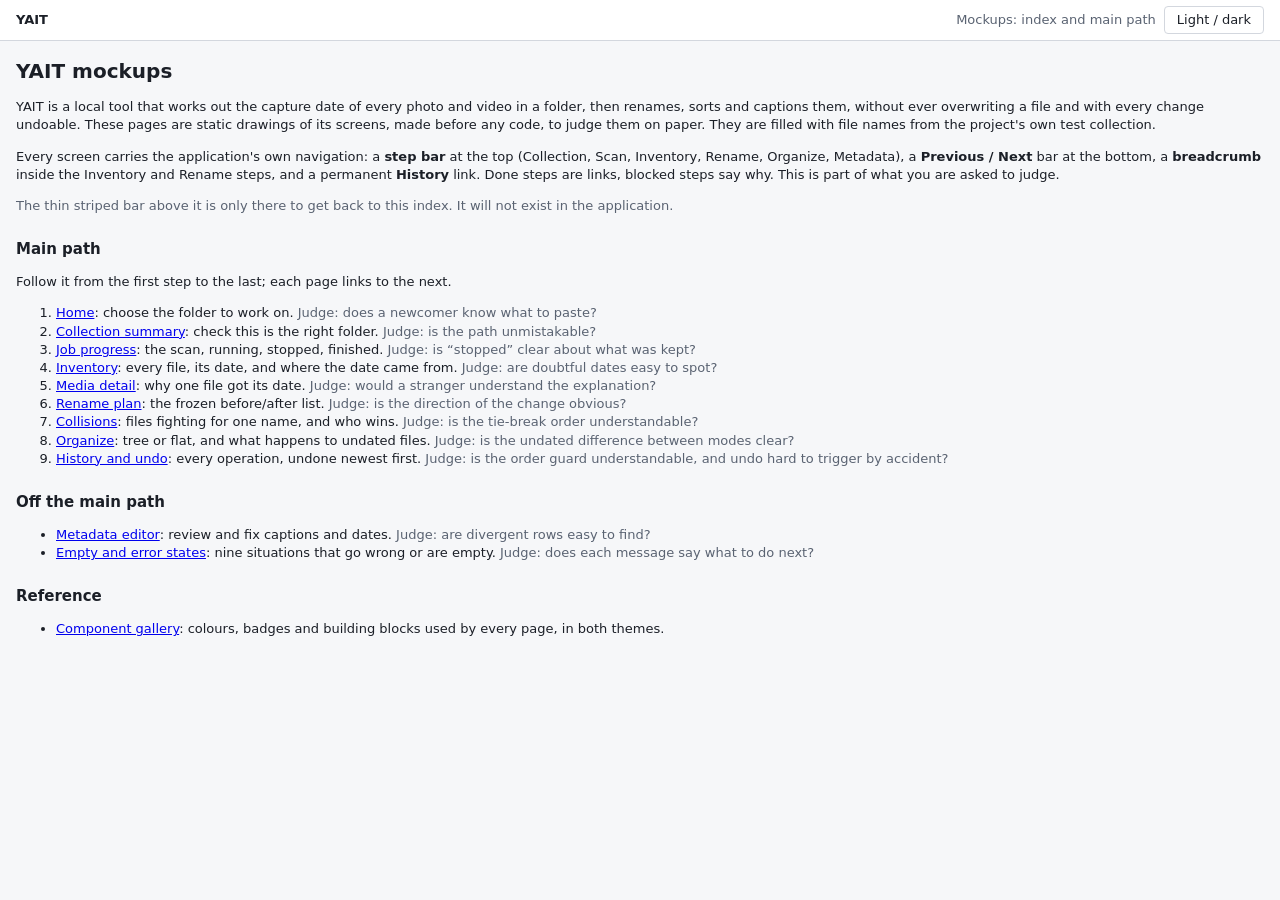
<file: docs/20-mockups/index.html>
<!doctype html>
<html lang="en">
<head>
<meta charset="utf-8">
<meta name="viewport" content="width=device-width, initial-scale=1">
<title>YAIT — Mockups</title>
<link rel="stylesheet" href="assets/mockup.css">
<script type="module" src="assets/mockup.js"></script>
</head>
<body>

<header class="topbar">
  <span class="brand">YAIT</span>
  <span class="muted">Mockups: index and main path</span>
  <button class="btn" type="button" data-theme-toggle>Light / dark</button>
</header>

<main class="page">

<h1>YAIT mockups</h1>
<p>YAIT is a local tool that works out the capture date of every photo and video in a folder, then renames, sorts and
captions them, without ever overwriting a file and with every change undoable. These pages are static drawings of its
screens, made before any code, to judge them on paper. They are filled with file names from the project's own
test collection.</p>
<p>Every screen carries the application's own navigation: a <strong>step bar</strong> at the top (Collection, Scan, Inventory, Rename, Organize, Metadata), a <strong>Previous / Next</strong> bar at the bottom, a <strong>breadcrumb</strong> inside the Inventory and Rename steps, and a permanent <strong>History</strong> link. Done steps are links, blocked steps say why. This is part of what you are asked to judge.</p>
<p class="muted">The thin striped bar above it is only there to get back to this index. It will not exist in the application.</p>

<h2>Main path</h2>
<p>Follow it from the first step to the last; each page links to the next.</p>
<ol>
  <li><a href="01-home.html">Home</a>: choose the folder to work on. <span class="muted">Judge: does a newcomer know what to paste?</span></li>
  <li><a href="02-collection-summary.html">Collection summary</a>: check this is the right folder. <span class="muted">Judge: is the path unmistakable?</span></li>
  <li><a href="09-job-progress.html">Job progress</a>: the scan, running, stopped, finished. <span class="muted">Judge: is “stopped” clear about what was kept?</span></li>
  <li><a href="03-inventory.html">Inventory</a>: every file, its date, and where the date came from. <span class="muted">Judge: are doubtful dates easy to spot?</span></li>
  <li><a href="04-media-detail.html">Media detail</a>: why one file got its date. <span class="muted">Judge: would a stranger understand the explanation?</span></li>
  <li><a href="05-rename-plan.html">Rename plan</a>: the frozen before/after list. <span class="muted">Judge: is the direction of the change obvious?</span></li>
  <li><a href="06-collisions.html">Collisions</a>: files fighting for one name, and who wins. <span class="muted">Judge: is the tie-break order understandable?</span></li>
  <li><a href="07-organize.html">Organize</a>: tree or flat, and what happens to undated files. <span class="muted">Judge: is the undated difference between modes clear?</span></li>
  <li><a href="10-history-undo.html">History and undo</a>: every operation, undone newest first. <span class="muted">Judge: is the order guard understandable, and undo hard to trigger by accident?</span></li>
</ol>

<h2>Off the main path</h2>
<ul>
  <li><a href="08-metadata-editor.html">Metadata editor</a>: review and fix captions and dates. <span class="muted">Judge: are divergent rows easy to find?</span></li>
  <li><a href="11-states.html">Empty and error states</a>: nine situations that go wrong or are empty. <span class="muted">Judge: does each message say what to do next?</span></li>
</ul>

<h2>Reference</h2>
<ul>
  <li><a href="components.html">Component gallery</a>: colours, badges and building blocks used by every page, in both themes.</li>
</ul>

</main>
</body>
</html>
</file>
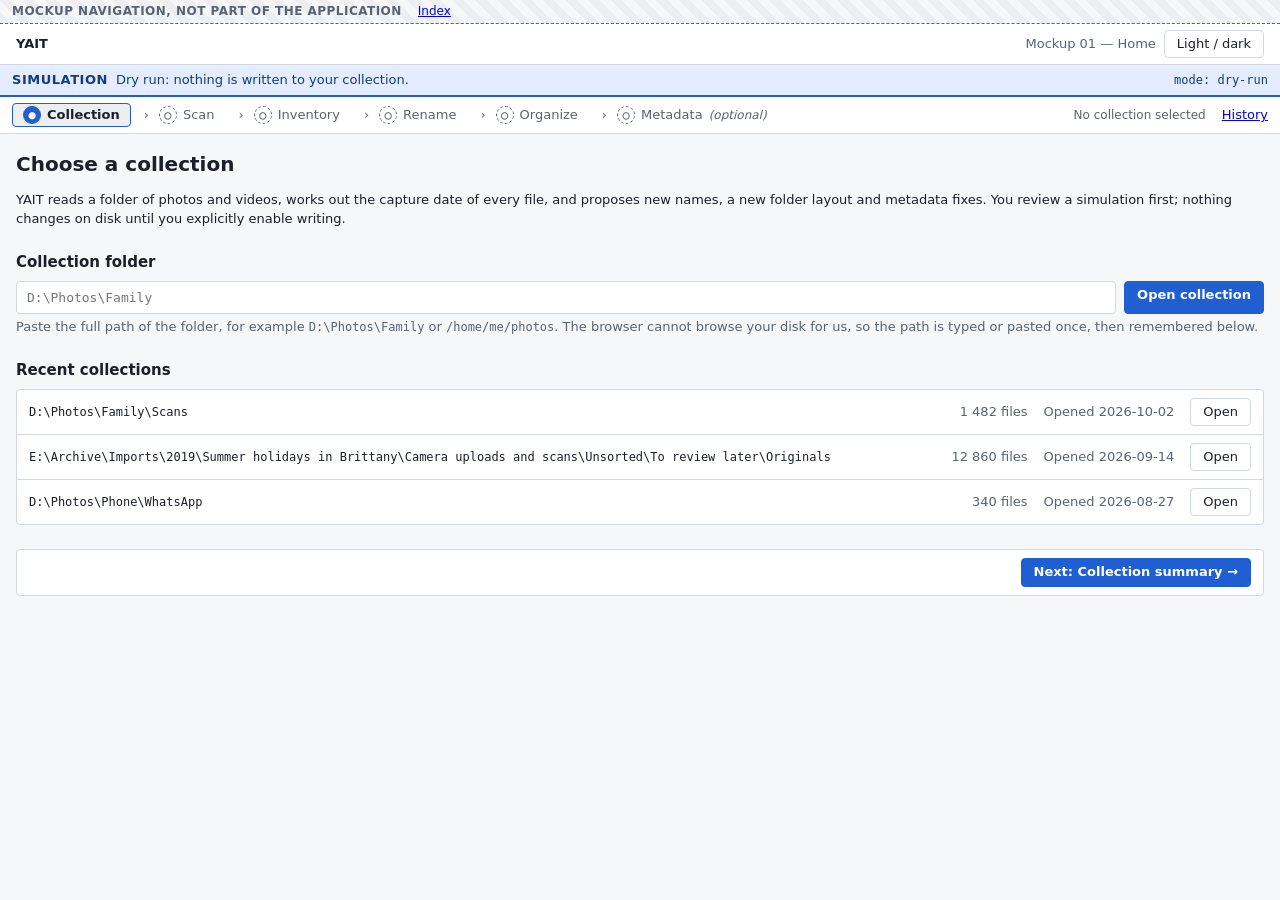
<file: docs/20-mockups/01-home.html>
<!doctype html>
<html lang="en">
<head>
<meta charset="utf-8">
<meta name="viewport" content="width=device-width, initial-scale=1">
<title>YAIT — Home</title>
<link rel="stylesheet" href="assets/mockup.css">
<script type="module" src="assets/mockup.js"></script>
</head>
<body>
<nav class="mocknav" aria-label="Mockup navigation"><span class="label">Mockup navigation, not part of the application</span><a href="index.html">Index</a></nav>

<header class="topbar">
  <span class="brand">YAIT</span>
  <span class="muted">Mockup 01 — Home</span>
  <button class="btn" type="button" data-theme-toggle>Light / dark</button>
</header>

<div class="banner banner-sim" role="status" data-mode="dry-run">
  <span class="tag">Simulation</span>
  <span>Dry run: nothing is written to your collection.</span>
  <span class="spacer"></span>
  <span class="mono">mode: dry-run</span>
</div>
<nav class="stepper" aria-label="Steps"><ol><li class="current" aria-current="step"><span class="mark">●</span> Collection<span class="visually-hidden"> (current step)</span></li><li class="todo"><span class="mark">○</span> Scan<span class="visually-hidden"> (not reached yet)</span></li><li class="todo"><span class="mark">○</span> Inventory<span class="visually-hidden"> (not reached yet)</span></li><li class="todo"><span class="mark">○</span> Rename<span class="visually-hidden"> (not reached yet)</span></li><li class="todo"><span class="mark">○</span> Organize<span class="visually-hidden"> (not reached yet)</span></li><li class="todo"><span class="mark">○</span> Metadata <span class="opt">(optional)</span><span class="visually-hidden"> (not reached yet)</span></li></ol><span class="aside"><span class="context muted">No collection selected</span><a href="10-history-undo.html">History</a></span></nav>

<main class="page">

<h1>Choose a collection</h1>
<p>YAIT reads a folder of photos and videos, works out the capture date of every file, and
proposes new names, a new folder layout and metadata fixes. You review a simulation first;
nothing changes on disk until you explicitly enable writing.</p>

<h2>Collection folder</h2>
<form class="path-field" onsubmit="return false">
  <input type="text" id="collection-path" name="path" autocomplete="off" spellcheck="false"
         placeholder="D:\Photos\Family"
         aria-label="Collection path" aria-describedby="path-hint">
  <a class="btn btn-primary" href="02-collection-summary.html">Open collection</a>
</form>
<p class="field-hint" id="path-hint">Paste the full path of the folder, for example
  <span class="mono">D:\Photos\Family</span> or <span class="mono">/home/me/photos</span>.
  The browser cannot browse your disk for us, so the path is typed or pasted once, then remembered below.</p>

<!--
  Error variants (T-00-10-03). Each replaces the hint paragraph above and sets
  aria-invalid="true" on the input.

  1. Path does not exist:
     <input ... value="D:\Photos\Famly" aria-invalid="true">
     <p class="field-error">This folder does not exist. Check the spelling of D:\Photos\Famly.</p>

  2. Path cannot be read:
     <input ... value="D:\Photos\Private" aria-invalid="true">
     <p class="field-error">This folder exists but cannot be read. Check its permissions.</p>

  3. Path outside the allowed roots:
     <input ... value="C:\Windows" aria-invalid="true">
     <p class="field-error">This folder is outside the allowed roots (D:\Photos, E:\Archive).</p>
-->

<h2>Recent collections</h2>
<ul class="recent">
  <li>
    <span class="path">D:\Photos\Family\Scans</span>
    <span class="meta">1 482 files</span>
    <span class="meta">Opened 2026-10-02</span>
    <a class="btn" href="02-collection-summary.html">Open</a>
  </li>
  <li>
    <span class="path">E:\Archive\Imports\2019\Summer holidays in Brittany\Camera uploads and scans\Unsorted\To review later\Originals</span>
    <span class="meta">12 860 files</span>
    <span class="meta">Opened 2026-09-14</span>
    <a class="btn" href="02-collection-summary.html">Open</a>
  </li>
  <li>
    <span class="path">D:\Photos\Phone\WhatsApp</span>
    <span class="meta">340 files</span>
    <span class="meta">Opened 2026-08-27</span>
    <a class="btn" href="02-collection-summary.html">Open</a>
  </li>
</ul>

<div class="stepbar"><span class="spacer"></span><a class="btn btn-primary" href="02-collection-summary.html">Next: Collection summary →</a></div>
</main>
</body>
</html>
</file>
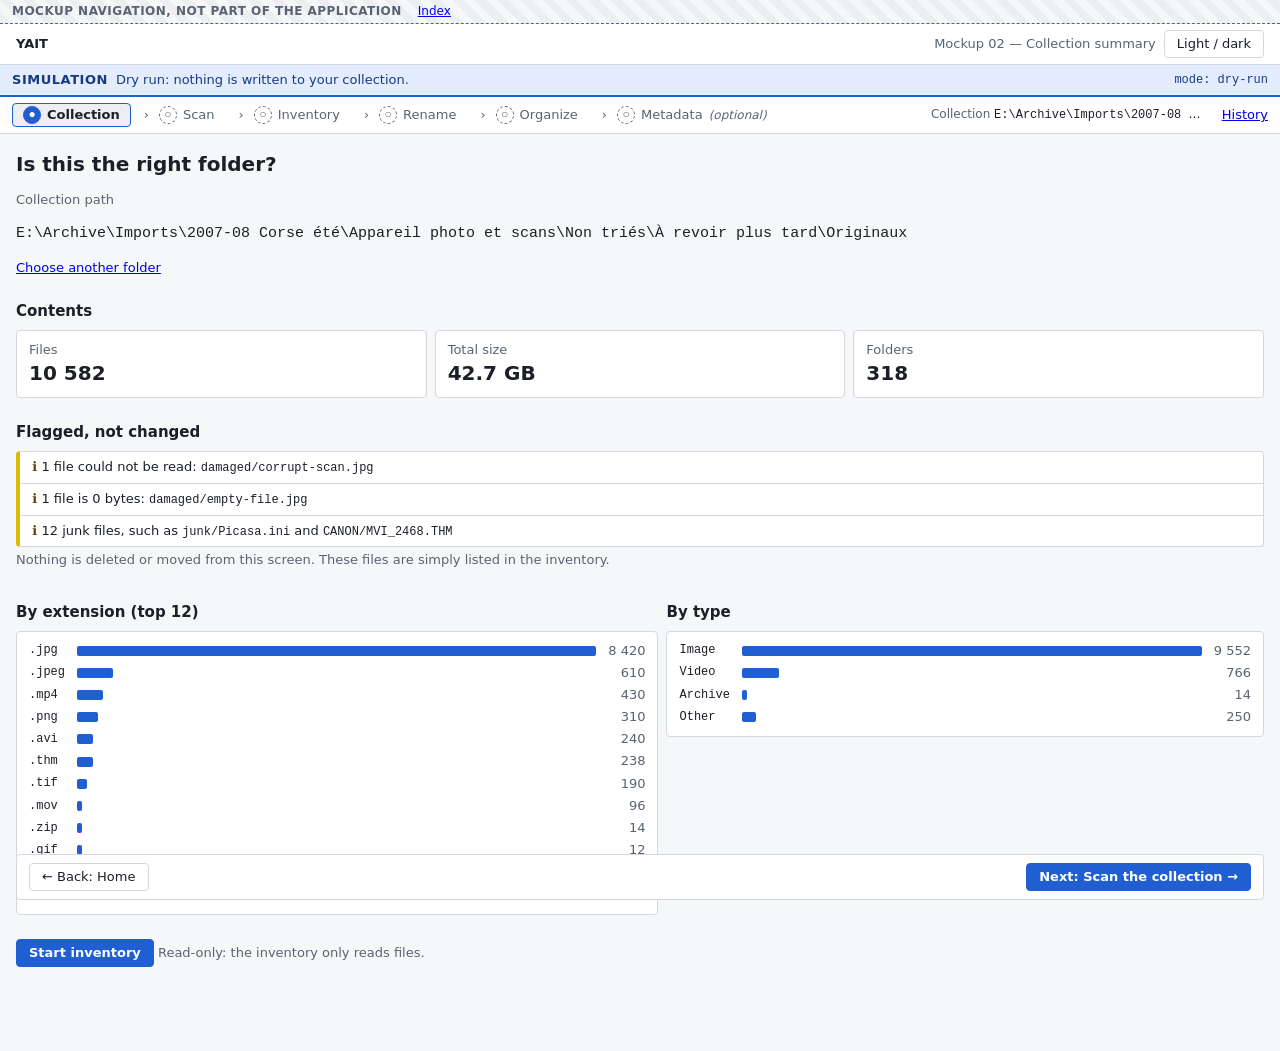
<file: docs/20-mockups/02-collection-summary.html>
<!doctype html>
<html lang="en">
<head>
<meta charset="utf-8">
<meta name="viewport" content="width=device-width, initial-scale=1">
<title>YAIT — Collection summary</title>
<link rel="stylesheet" href="assets/mockup.css">
<script type="module" src="assets/mockup.js"></script>
</head>
<body>
<nav class="mocknav" aria-label="Mockup navigation"><span class="label">Mockup navigation, not part of the application</span><a href="index.html">Index</a></nav>

<header class="topbar">
  <span class="brand">YAIT</span>
  <span class="muted">Mockup 02 — Collection summary</span>
  <button class="btn" type="button" data-theme-toggle>Light / dark</button>
</header>

<div class="banner banner-sim" role="status" data-mode="dry-run">
  <span class="tag">Simulation</span>
  <span>Dry run: nothing is written to your collection.</span>
  <span class="spacer"></span>
  <span class="mono">mode: dry-run</span>
</div>
<nav class="stepper" aria-label="Steps"><ol><li class="current" aria-current="step"><span class="mark">●</span> Collection<span class="visually-hidden"> (current step)</span></li><li class="todo"><span class="mark">○</span> Scan<span class="visually-hidden"> (not reached yet)</span></li><li class="todo"><span class="mark">○</span> Inventory<span class="visually-hidden"> (not reached yet)</span></li><li class="todo"><span class="mark">○</span> Rename<span class="visually-hidden"> (not reached yet)</span></li><li class="todo"><span class="mark">○</span> Organize<span class="visually-hidden"> (not reached yet)</span></li><li class="todo"><span class="mark">○</span> Metadata <span class="opt">(optional)</span><span class="visually-hidden"> (not reached yet)</span></li></ol><span class="aside"><span class="context" title="E:\Archive\Imports\2007-08 Corse été"><span class="muted">Collection</span> <span class="mono">E:\Archive\Imports\2007-08 Corse été</span></span><a href="10-history-undo.html">History</a></span></nav>

<main class="page">

<h1>Is this the right folder?</h1>
<p class="muted">Collection path</p>
<p class="mono" style="font-size:var(--fs-h2);overflow-wrap:anywhere;margin-top:0">E:\Archive\Imports\2007-08 Corse été\Appareil photo et scans\Non triés\À revoir plus tard\Originaux</p>
<p><a href="01-home.html">Choose another folder</a></p>

<h2>Contents</h2>
<div class="cards">
  <div class="card"><div class="label">Files</div><div class="value">10 582</div></div>
  <div class="card"><div class="label">Total size</div><div class="value">42.7 GB</div></div>
  <div class="card"><div class="label">Folders</div><div class="value">318</div></div>
</div>

<h2>Flagged, not changed</h2>
<ul class="notice">
  <li>1 file could not be read: <span class="mono">damaged/corrupt-scan.jpg</span></li>
  <li>1 file is 0 bytes: <span class="mono">damaged/empty-file.jpg</span></li>
  <li>12 junk files, such as <span class="mono">junk/Picasa.ini</span> and <span class="mono">CANON/MVI_2468.THM</span></li>
</ul>
<p class="field-hint">Nothing is deleted or moved from this screen. These files are simply listed in the inventory.</p>

<div class="layout" style="margin-top:var(--gap)">
  <div class="main">
    <h2>By extension (top 12)</h2>
    <dl class="bars">
      <dt>.jpg</dt><dd><span class="bar" style="width:100%"></span></dd><dd class="count">8 420</dd>
      <dt>.jpeg</dt><dd><span class="bar" style="width:7%"></span></dd><dd class="count">610</dd>
      <dt>.mp4</dt><dd><span class="bar" style="width:5%"></span></dd><dd class="count">430</dd>
      <dt>.png</dt><dd><span class="bar" style="width:4%"></span></dd><dd class="count">310</dd>
      <dt>.avi</dt><dd><span class="bar" style="width:3%"></span></dd><dd class="count">240</dd>
      <dt>.thm</dt><dd><span class="bar" style="width:3%"></span></dd><dd class="count">238</dd>
      <dt>.tif</dt><dd><span class="bar" style="width:2%"></span></dd><dd class="count">190</dd>
      <dt>.mov</dt><dd><span class="bar" style="width:1%"></span></dd><dd class="count">96</dd>
      <dt>.zip</dt><dd><span class="bar" style="width:1%"></span></dd><dd class="count">14</dd>
      <dt>.gif</dt><dd><span class="bar" style="width:1%"></span></dd><dd class="count">12</dd>
      <dt>.ini</dt><dd><span class="bar" style="width:1%"></span></dd><dd class="count">9</dd>
      <dt>.db</dt><dd><span class="bar" style="width:1%"></span></dd><dd class="count">3</dd>
    </dl>
  </div>
  <div class="main">
    <h2>By type</h2>
    <dl class="bars">
      <dt>Image</dt><dd><span class="bar" style="width:100%"></span></dd><dd class="count">9 552</dd>
      <dt>Video</dt><dd><span class="bar" style="width:8%"></span></dd><dd class="count">766</dd>
      <dt>Archive</dt><dd><span class="bar" style="width:1%"></span></dd><dd class="count">14</dd>
      <dt>Other</dt><dd><span class="bar" style="width:3%"></span></dd><dd class="count">250</dd>
    </dl>
  </div>
</div>

<p style="margin-top:24px">
  <a class="btn btn-primary" href="09-job-progress.html">Start inventory</a>
  <span class="muted">Read-only: the inventory only reads files.</span>
</p>

<div class="stepbar"><a class="btn" href="01-home.html">← Back: Home</a><span class="spacer"></span><a class="btn btn-primary" href="09-job-progress.html">Next: Scan the collection →</a></div>
</main>
</body>
</html>
</file>
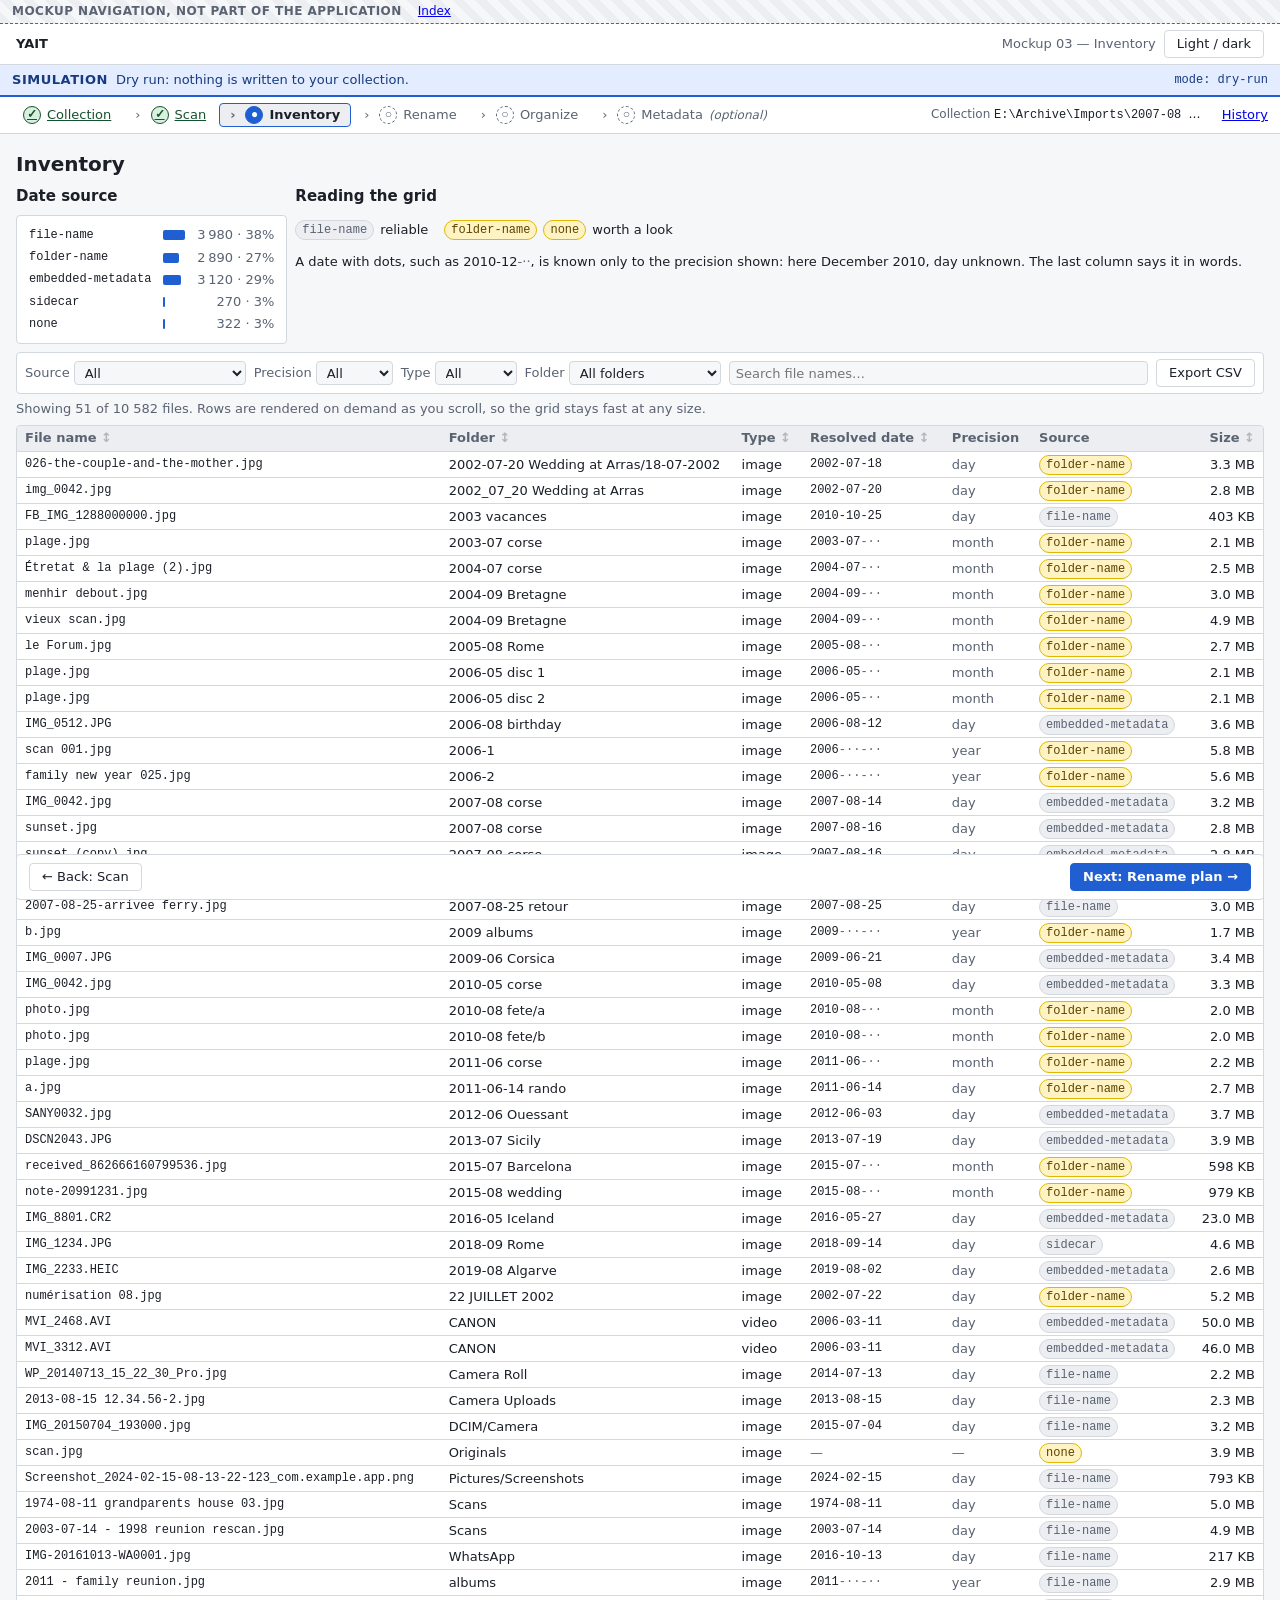
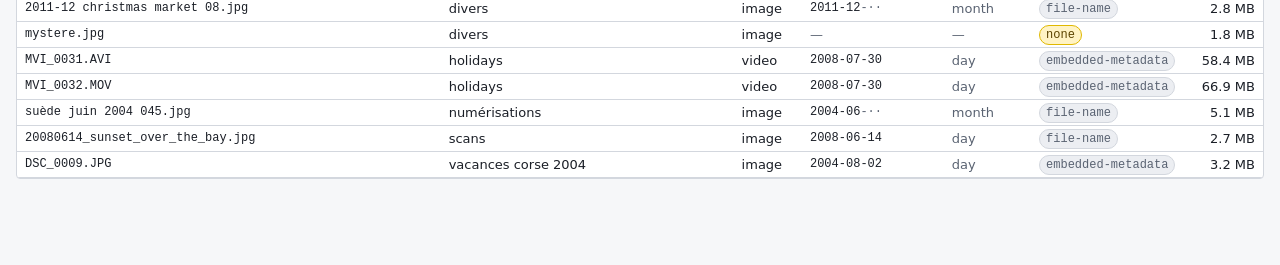
<file: docs/20-mockups/03-inventory.html>
<!doctype html>
<html lang="en">
<head>
<meta charset="utf-8">
<meta name="viewport" content="width=device-width, initial-scale=1">
<title>YAIT — Inventory</title>
<link rel="stylesheet" href="assets/mockup.css">
<script type="module" src="assets/mockup.js"></script>
</head>
<body>
<nav class="mocknav" aria-label="Mockup navigation"><span class="label">Mockup navigation, not part of the application</span><a href="index.html">Index</a></nav>

<header class="topbar">
  <span class="brand">YAIT</span>
  <span class="muted">Mockup 03 — Inventory</span>
  <button class="btn" type="button" data-theme-toggle>Light / dark</button>
</header>

<div class="banner banner-sim" role="status" data-mode="dry-run">
  <span class="tag">Simulation</span>
  <span>Dry run: nothing is written to your collection.</span>
  <span class="spacer"></span>
  <span class="mono">mode: dry-run</span>
</div>
<nav class="stepper" aria-label="Steps"><ol><li class="done"><a href="02-collection-summary.html"><span class="mark">✓</span> Collection</a><span class="visually-hidden"> (done)</span></li><li class="done"><a href="09-job-progress.html"><span class="mark">✓</span> Scan</a><span class="visually-hidden"> (done)</span></li><li class="current" aria-current="step"><span class="mark">●</span> Inventory<span class="visually-hidden"> (current step)</span></li><li class="todo"><span class="mark">○</span> Rename<span class="visually-hidden"> (not reached yet)</span></li><li class="todo"><span class="mark">○</span> Organize<span class="visually-hidden"> (not reached yet)</span></li><li class="todo"><span class="mark">○</span> Metadata <span class="opt">(optional)</span><span class="visually-hidden"> (not reached yet)</span></li></ol><span class="aside"><span class="context" title="E:\Archive\Imports\2007-08 Corse été"><span class="muted">Collection</span> <span class="mono">E:\Archive\Imports\2007-08 Corse été</span></span><a href="10-history-undo.html">History</a></span></nav>

<main class="page">

<h1>Inventory</h1>

<div class="layout">
  <div class="main">
    <h2 style="margin-top:0">Date source</h2>
    <dl class="bars">
      <dt>file-name</dt><dd><span class="bar" style="width:100%"></span></dd><dd class="count">3 980 · 38%</dd>
      <dt>folder-name</dt><dd><span class="bar" style="width:73%"></span></dd><dd class="count">2 890 · 27%</dd>
      <dt>embedded-metadata</dt><dd><span class="bar" style="width:78%"></span></dd><dd class="count">3 120 · 29%</dd>
      <dt>sidecar</dt><dd><span class="bar" style="width:7%"></span></dd><dd class="count">270 · 3%</dd>
      <dt>none</dt><dd><span class="bar" style="width:8%"></span></dd><dd class="count">322 · 3%</dd>
    </dl>
  </div>
  <div class="main">
    <h2 style="margin-top:0">Reading the grid</h2>
    <p class="legend"><span><span class="source">file-name</span> reliable</span>
      <span><span class="source source-weak">folder-name</span> <span class="source source-weak">none</span> worth a look</span></p>
    <p>A date with dots, such as <span class="prec">2010-12<i>-··</i></span>, is known only to the
      precision shown: here December 2010, day unknown. The last column says it in words.</p>
  </div>
</div>

<div class="filters" style="margin-top:var(--gap)">
  <label>Source
    <select aria-label="Date source"><option>All</option><option>file-name</option><option>folder-name</option><option>embedded-metadata</option><option>sidecar</option><option>none</option></select>
  </label>
  <label>Precision
    <select aria-label="Precision"><option>All</option><option>day</option><option>month</option><option>year</option></select>
  </label>
  <label>Type
    <select aria-label="Type"><option>All</option><option>image</option><option>video</option><option>archive</option><option>other</option></select>
  </label>
  <label>Folder
    <select aria-label="Folder"><option>All folders</option><option>2004-09 Bretagne</option><option>CANON</option></select>
  </label>
  <input type="search" placeholder="Search file names…" aria-label="Search">
  <button class="btn" type="button">Export CSV</button>
</div>
<p class="muted" style="margin:6px 0">Showing 51 of 10 582 files. Rows are rendered on demand as you scroll, so the grid stays fast at any size.</p>

<div class="grid-wrap">
  <table class="grid">
    <thead>
      <tr>
        <th data-sort>File name</th>
        <th data-sort>Folder</th>
        <th data-sort>Type</th>
        <th data-sort>Resolved date</th>
        <th>Precision</th>
        <th>Source</th>
        <th class="num" data-sort>Size</th>
      </tr>
    </thead>
    <tbody>
        <tr><td class="mono">026-the-couple-and-the-mother.jpg</td><td class="path-cell" title="2002-07-20 Wedding at Arras/18-07-2002">2002-07-20 Wedding at Arras/18-07-2002</td><td>image</td><td class="mono" data-value="2002-07-18">2002-07-18</td><td class="muted">day</td><td><span class="source source-weak">folder-name</span></td><td class="num" data-value="3482112">3.3 MB</td></tr>
        <tr><td class="mono">img_0042.jpg</td><td class="path-cell" title="2002_07_20 Wedding at Arras">2002_07_20 Wedding at Arras</td><td>image</td><td class="mono" data-value="2002-07-20">2002-07-20</td><td class="muted">day</td><td><span class="source source-weak">folder-name</span></td><td class="num" data-value="2901004">2.8 MB</td></tr>
        <tr><td class="mono">FB_IMG_1288000000.jpg</td><td class="path-cell" title="2003 vacances">2003 vacances</td><td>image</td><td class="mono" data-value="2010-10-25">2010-10-25</td><td class="muted">day</td><td><span class="source">file-name</span></td><td class="num" data-value="412330">403 KB</td></tr>
        <tr><td class="mono">plage.jpg</td><td class="path-cell" title="2003-07 corse">2003-07 corse</td><td>image</td><td class="mono" data-value="2003-07-00"><span class="prec">2003-07<i>-··</i></span></td><td class="muted">month</td><td><span class="source source-weak">folder-name</span></td><td class="num" data-value="2210450">2.1 MB</td></tr>
        <tr><td class="mono">Étretat &amp; la plage (2).jpg</td><td class="path-cell" title="2004-07 corse">2004-07 corse</td><td>image</td><td class="mono" data-value="2004-07-00"><span class="prec">2004-07<i>-··</i></span></td><td class="muted">month</td><td><span class="source source-weak">folder-name</span></td><td class="num" data-value="2644120">2.5 MB</td></tr>
        <tr><td class="mono">menhir debout.jpg</td><td class="path-cell" title="2004-09 Bretagne">2004-09 Bretagne</td><td>image</td><td class="mono" data-value="2004-09-00"><span class="prec">2004-09<i>-··</i></span></td><td class="muted">month</td><td><span class="source source-weak">folder-name</span></td><td class="num" data-value="3101222">3.0 MB</td></tr>
        <tr><td class="mono">vieux scan.jpg</td><td class="path-cell" title="2004-09 Bretagne">2004-09 Bretagne</td><td>image</td><td class="mono" data-value="2004-09-00"><span class="prec">2004-09<i>-··</i></span></td><td class="muted">month</td><td><span class="source source-weak">folder-name</span></td><td class="num" data-value="5120330">4.9 MB</td></tr>
        <tr><td class="mono">le Forum.jpg</td><td class="path-cell" title="2005-08 Rome">2005-08 Rome</td><td>image</td><td class="mono" data-value="2005-08-00"><span class="prec">2005-08<i>-··</i></span></td><td class="muted">month</td><td><span class="source source-weak">folder-name</span></td><td class="num" data-value="2781901">2.7 MB</td></tr>
        <tr><td class="mono">plage.jpg</td><td class="path-cell" title="2006-05 disc 1">2006-05 disc 1</td><td>image</td><td class="mono" data-value="2006-05-00"><span class="prec">2006-05<i>-··</i></span></td><td class="muted">month</td><td><span class="source source-weak">folder-name</span></td><td class="num" data-value="2199001">2.1 MB</td></tr>
        <tr><td class="mono">plage.jpg</td><td class="path-cell" title="2006-05 disc 2">2006-05 disc 2</td><td>image</td><td class="mono" data-value="2006-05-00"><span class="prec">2006-05<i>-··</i></span></td><td class="muted">month</td><td><span class="source source-weak">folder-name</span></td><td class="num" data-value="2205431">2.1 MB</td></tr>
        <tr><td class="mono">IMG_0512.JPG</td><td class="path-cell" title="2006-08 birthday">2006-08 birthday</td><td>image</td><td class="mono" data-value="2006-08-12">2006-08-12</td><td class="muted">day</td><td><span class="source">embedded-metadata</span></td><td class="num" data-value="3820100">3.6 MB</td></tr>
        <tr><td class="mono">scan 001.jpg</td><td class="path-cell" title="2006-1">2006-1</td><td>image</td><td class="mono" data-value="2006-00-00"><span class="prec">2006<i>-··-··</i></span></td><td class="muted">year</td><td><span class="source source-weak">folder-name</span></td><td class="num" data-value="6120450">5.8 MB</td></tr>
        <tr><td class="mono">family new year 025.jpg</td><td class="path-cell" title="2006-2">2006-2</td><td>image</td><td class="mono" data-value="2006-00-00"><span class="prec">2006<i>-··-··</i></span></td><td class="muted">year</td><td><span class="source source-weak">folder-name</span></td><td class="num" data-value="5920211">5.6 MB</td></tr>
        <tr><td class="mono">IMG_0042.jpg</td><td class="path-cell" title="2007-08 corse">2007-08 corse</td><td>image</td><td class="mono" data-value="2007-08-14">2007-08-14</td><td class="muted">day</td><td><span class="source">embedded-metadata</span></td><td class="num" data-value="3380221">3.2 MB</td></tr>
        <tr><td class="mono">sunset.jpg</td><td class="path-cell" title="2007-08 corse">2007-08 corse</td><td>image</td><td class="mono" data-value="2007-08-16">2007-08-16</td><td class="muted">day</td><td><span class="source">embedded-metadata</span></td><td class="num" data-value="2980110">2.8 MB</td></tr>
        <tr><td class="mono">sunset (copy).jpg</td><td class="path-cell" title="2007-08 corse">2007-08 corse</td><td>image</td><td class="mono" data-value="2007-08-16">2007-08-16</td><td class="muted">day</td><td><span class="source">embedded-metadata</span></td><td class="num" data-value="2980110">2.8 MB</td></tr>
        <tr><td class="mono">20070815 arrivee ferry.JPG</td><td class="path-cell" title="2007-08-25 retour">2007-08-25 retour</td><td>image</td><td class="mono" data-value="2007-08-15">2007-08-15</td><td class="muted">day</td><td><span class="source">file-name</span></td><td class="num" data-value="3110920">3.0 MB</td></tr>
        <tr><td class="mono">2007-08-25-arrivee ferry.jpg</td><td class="path-cell" title="2007-08-25 retour">2007-08-25 retour</td><td>image</td><td class="mono" data-value="2007-08-25">2007-08-25</td><td class="muted">day</td><td><span class="source">file-name</span></td><td class="num" data-value="3101004">3.0 MB</td></tr>
        <tr><td class="mono">b.jpg</td><td class="path-cell" title="2009 albums">2009 albums</td><td>image</td><td class="mono" data-value="2009-00-00"><span class="prec">2009<i>-··-··</i></span></td><td class="muted">year</td><td><span class="source source-weak">folder-name</span></td><td class="num" data-value="1820330">1.7 MB</td></tr>
        <tr><td class="mono">IMG_0007.JPG</td><td class="path-cell" title="2009-06 Corsica">2009-06 Corsica</td><td>image</td><td class="mono" data-value="2009-06-21">2009-06-21</td><td class="muted">day</td><td><span class="source">embedded-metadata</span></td><td class="num" data-value="3560210">3.4 MB</td></tr>
        <tr><td class="mono">IMG_0042.jpg</td><td class="path-cell" title="2010-05 corse">2010-05 corse</td><td>image</td><td class="mono" data-value="2010-05-08">2010-05-08</td><td class="muted">day</td><td><span class="source">embedded-metadata</span></td><td class="num" data-value="3421900">3.3 MB</td></tr>
        <tr><td class="mono">photo.jpg</td><td class="path-cell" title="2010-08 fete/a">2010-08 fete/a</td><td>image</td><td class="mono" data-value="2010-08-00"><span class="prec">2010-08<i>-··</i></span></td><td class="muted">month</td><td><span class="source source-weak">folder-name</span></td><td class="num" data-value="2100334">2.0 MB</td></tr>
        <tr><td class="mono">photo.jpg</td><td class="path-cell" title="2010-08 fete/b">2010-08 fete/b</td><td>image</td><td class="mono" data-value="2010-08-00"><span class="prec">2010-08<i>-··</i></span></td><td class="muted">month</td><td><span class="source source-weak">folder-name</span></td><td class="num" data-value="2144090">2.0 MB</td></tr>
        <tr><td class="mono">plage.jpg</td><td class="path-cell" title="2011-06 corse">2011-06 corse</td><td>image</td><td class="mono" data-value="2011-06-00"><span class="prec">2011-06<i>-··</i></span></td><td class="muted">month</td><td><span class="source source-weak">folder-name</span></td><td class="num" data-value="2290871">2.2 MB</td></tr>
        <tr><td class="mono">a.jpg</td><td class="path-cell" title="2011-06-14 rando">2011-06-14 rando</td><td>image</td><td class="mono" data-value="2011-06-14">2011-06-14</td><td class="muted">day</td><td><span class="source source-weak">folder-name</span></td><td class="num" data-value="2780114">2.7 MB</td></tr>
        <tr><td class="mono">SANY0032.jpg</td><td class="path-cell" title="2012-06 Ouessant">2012-06 Ouessant</td><td>image</td><td class="mono" data-value="2012-06-03">2012-06-03</td><td class="muted">day</td><td><span class="source">embedded-metadata</span></td><td class="num" data-value="3901224">3.7 MB</td></tr>
        <tr><td class="mono">DSCN2043.JPG</td><td class="path-cell" title="2013-07 Sicily">2013-07 Sicily</td><td>image</td><td class="mono" data-value="2013-07-19">2013-07-19</td><td class="muted">day</td><td><span class="source">embedded-metadata</span></td><td class="num" data-value="4120300">3.9 MB</td></tr>
        <tr><td class="mono">received_862666160799536.jpg</td><td class="path-cell" title="2015-07 Barcelona">2015-07 Barcelona</td><td>image</td><td class="mono" data-value="2015-07-00"><span class="prec">2015-07<i>-··</i></span></td><td class="muted">month</td><td><span class="source source-weak">folder-name</span></td><td class="num" data-value="612004">598 KB</td></tr>
        <tr><td class="mono">note-20991231.jpg</td><td class="path-cell" title="2015-08 wedding">2015-08 wedding</td><td>image</td><td class="mono" data-value="2015-08-00"><span class="prec">2015-08<i>-··</i></span></td><td class="muted">month</td><td><span class="source source-weak">folder-name</span></td><td class="num" data-value="1002331">979 KB</td></tr>
        <tr><td class="mono">IMG_8801.CR2</td><td class="path-cell" title="2016-05 Iceland">2016-05 Iceland</td><td>image</td><td class="mono" data-value="2016-05-27">2016-05-27</td><td class="muted">day</td><td><span class="source">embedded-metadata</span></td><td class="num" data-value="24120331">23.0 MB</td></tr>
        <tr><td class="mono">IMG_1234.JPG</td><td class="path-cell" title="2018-09 Rome">2018-09 Rome</td><td>image</td><td class="mono" data-value="2018-09-14">2018-09-14</td><td class="muted">day</td><td><span class="source">sidecar</span></td><td class="num" data-value="4802110">4.6 MB</td></tr>
        <tr><td class="mono">IMG_2233.HEIC</td><td class="path-cell" title="2019-08 Algarve">2019-08 Algarve</td><td>image</td><td class="mono" data-value="2019-08-02">2019-08-02</td><td class="muted">day</td><td><span class="source">embedded-metadata</span></td><td class="num" data-value="2710456">2.6 MB</td></tr>
        <tr><td class="mono">numérisation 08.jpg</td><td class="path-cell" title="22 JUILLET 2002">22 JUILLET 2002</td><td>image</td><td class="mono" data-value="2002-07-22">2002-07-22</td><td class="muted">day</td><td><span class="source source-weak">folder-name</span></td><td class="num" data-value="5400921">5.2 MB</td></tr>
        <tr><td class="mono">MVI_2468.AVI</td><td class="path-cell" title="CANON">CANON</td><td>video</td><td class="mono" data-value="2006-03-11">2006-03-11</td><td class="muted">day</td><td><span class="source">embedded-metadata</span></td><td class="num" data-value="52428800">50.0 MB</td></tr>
        <tr><td class="mono">MVI_3312.AVI</td><td class="path-cell" title="CANON">CANON</td><td>video</td><td class="mono" data-value="2006-03-11">2006-03-11</td><td class="muted">day</td><td><span class="source">embedded-metadata</span></td><td class="num" data-value="48200113">46.0 MB</td></tr>
        <tr><td class="mono">WP_20140713_15_22_30_Pro.jpg</td><td class="path-cell" title="Camera Roll">Camera Roll</td><td>image</td><td class="mono" data-value="2014-07-13">2014-07-13</td><td class="muted">day</td><td><span class="source">file-name</span></td><td class="num" data-value="2310450">2.2 MB</td></tr>
        <tr><td class="mono">2013-08-15 12.34.56-2.jpg</td><td class="path-cell" title="Camera Uploads">Camera Uploads</td><td>image</td><td class="mono" data-value="2013-08-15">2013-08-15</td><td class="muted">day</td><td><span class="source">file-name</span></td><td class="num" data-value="2410220">2.3 MB</td></tr>
        <tr><td class="mono">IMG_20150704_193000.jpg</td><td class="path-cell" title="DCIM/Camera">DCIM/Camera</td><td>image</td><td class="mono" data-value="2015-07-04">2015-07-04</td><td class="muted">day</td><td><span class="source">file-name</span></td><td class="num" data-value="3320110">3.2 MB</td></tr>
        <tr><td class="mono">scan.jpg</td><td class="path-cell" title="Originals">Originals</td><td>image</td><td class="muted">—</td><td class="muted">—</td><td><span class="source source-weak">none</span></td><td class="num" data-value="4100221">3.9 MB</td></tr>
        <tr><td class="mono">Screenshot_2024-02-15-08-13-22-123_com.example.app.png</td><td class="path-cell" title="Pictures/Screenshots">Pictures/Screenshots</td><td>image</td><td class="mono" data-value="2024-02-15">2024-02-15</td><td class="muted">day</td><td><span class="source">file-name</span></td><td class="num" data-value="812330">793 KB</td></tr>
        <tr><td class="mono">1974-08-11 grandparents house 03.jpg</td><td class="path-cell" title="Scans">Scans</td><td>image</td><td class="mono" data-value="1974-08-11">1974-08-11</td><td class="muted">day</td><td><span class="source">file-name</span></td><td class="num" data-value="5230110">5.0 MB</td></tr>
        <tr><td class="mono">2003-07-14 - 1998 reunion rescan.jpg</td><td class="path-cell" title="Scans">Scans</td><td>image</td><td class="mono" data-value="2003-07-14">2003-07-14</td><td class="muted">day</td><td><span class="source">file-name</span></td><td class="num" data-value="5100443">4.9 MB</td></tr>
        <tr><td class="mono">IMG-20161013-WA0001.jpg</td><td class="path-cell" title="WhatsApp">WhatsApp</td><td>image</td><td class="mono" data-value="2016-10-13">2016-10-13</td><td class="muted">day</td><td><span class="source">file-name</span></td><td class="num" data-value="221904">217 KB</td></tr>
        <tr><td class="mono">2011 - family reunion.jpg</td><td class="path-cell" title="albums">albums</td><td>image</td><td class="mono" data-value="2011-00-00"><span class="prec">2011<i>-··-··</i></span></td><td class="muted">year</td><td><span class="source">file-name</span></td><td class="num" data-value="3010220">2.9 MB</td></tr>
        <tr><td class="mono">2011-12 christmas market 08.jpg</td><td class="path-cell" title="divers">divers</td><td>image</td><td class="mono" data-value="2011-12-00"><span class="prec">2011-12<i>-··</i></span></td><td class="muted">month</td><td><span class="source">file-name</span></td><td class="num" data-value="2890113">2.8 MB</td></tr>
        <tr><td class="mono">mystere.jpg</td><td class="path-cell" title="divers">divers</td><td>image</td><td class="muted">—</td><td class="muted">—</td><td><span class="source source-weak">none</span></td><td class="num" data-value="1900220">1.8 MB</td></tr>
        <tr><td class="mono">MVI_0031.AVI</td><td class="path-cell" title="holidays">holidays</td><td>video</td><td class="mono" data-value="2008-07-30">2008-07-30</td><td class="muted">day</td><td><span class="source">embedded-metadata</span></td><td class="num" data-value="61200990">58.4 MB</td></tr>
        <tr><td class="mono">MVI_0032.MOV</td><td class="path-cell" title="holidays">holidays</td><td>video</td><td class="mono" data-value="2008-07-30">2008-07-30</td><td class="muted">day</td><td><span class="source">embedded-metadata</span></td><td class="num" data-value="70120440">66.9 MB</td></tr>
        <tr><td class="mono">suède juin 2004 045.jpg</td><td class="path-cell" title="numérisations">numérisations</td><td>image</td><td class="mono" data-value="2004-06-00"><span class="prec">2004-06<i>-··</i></span></td><td class="muted">month</td><td><span class="source">file-name</span></td><td class="num" data-value="5301002">5.1 MB</td></tr>
        <tr><td class="mono">20080614_sunset_over_the_bay.jpg</td><td class="path-cell" title="scans">scans</td><td>image</td><td class="mono" data-value="2008-06-14">2008-06-14</td><td class="muted">day</td><td><span class="source">file-name</span></td><td class="num" data-value="2780921">2.7 MB</td></tr>
        <tr><td class="mono">DSC_0009.JPG</td><td class="path-cell" title="vacances corse 2004">vacances corse 2004</td><td>image</td><td class="mono" data-value="2004-08-02">2004-08-02</td><td class="muted">day</td><td><span class="source">embedded-metadata</span></td><td class="num" data-value="3310400">3.2 MB</td></tr>
    </tbody>
  </table>
</div>

<div class="stepbar"><a class="btn" href="09-job-progress.html">← Back: Scan</a><span class="spacer"></span><a class="btn btn-primary" href="05-rename-plan.html">Next: Rename plan →</a></div>
</main>
</body>
</html>
</file>
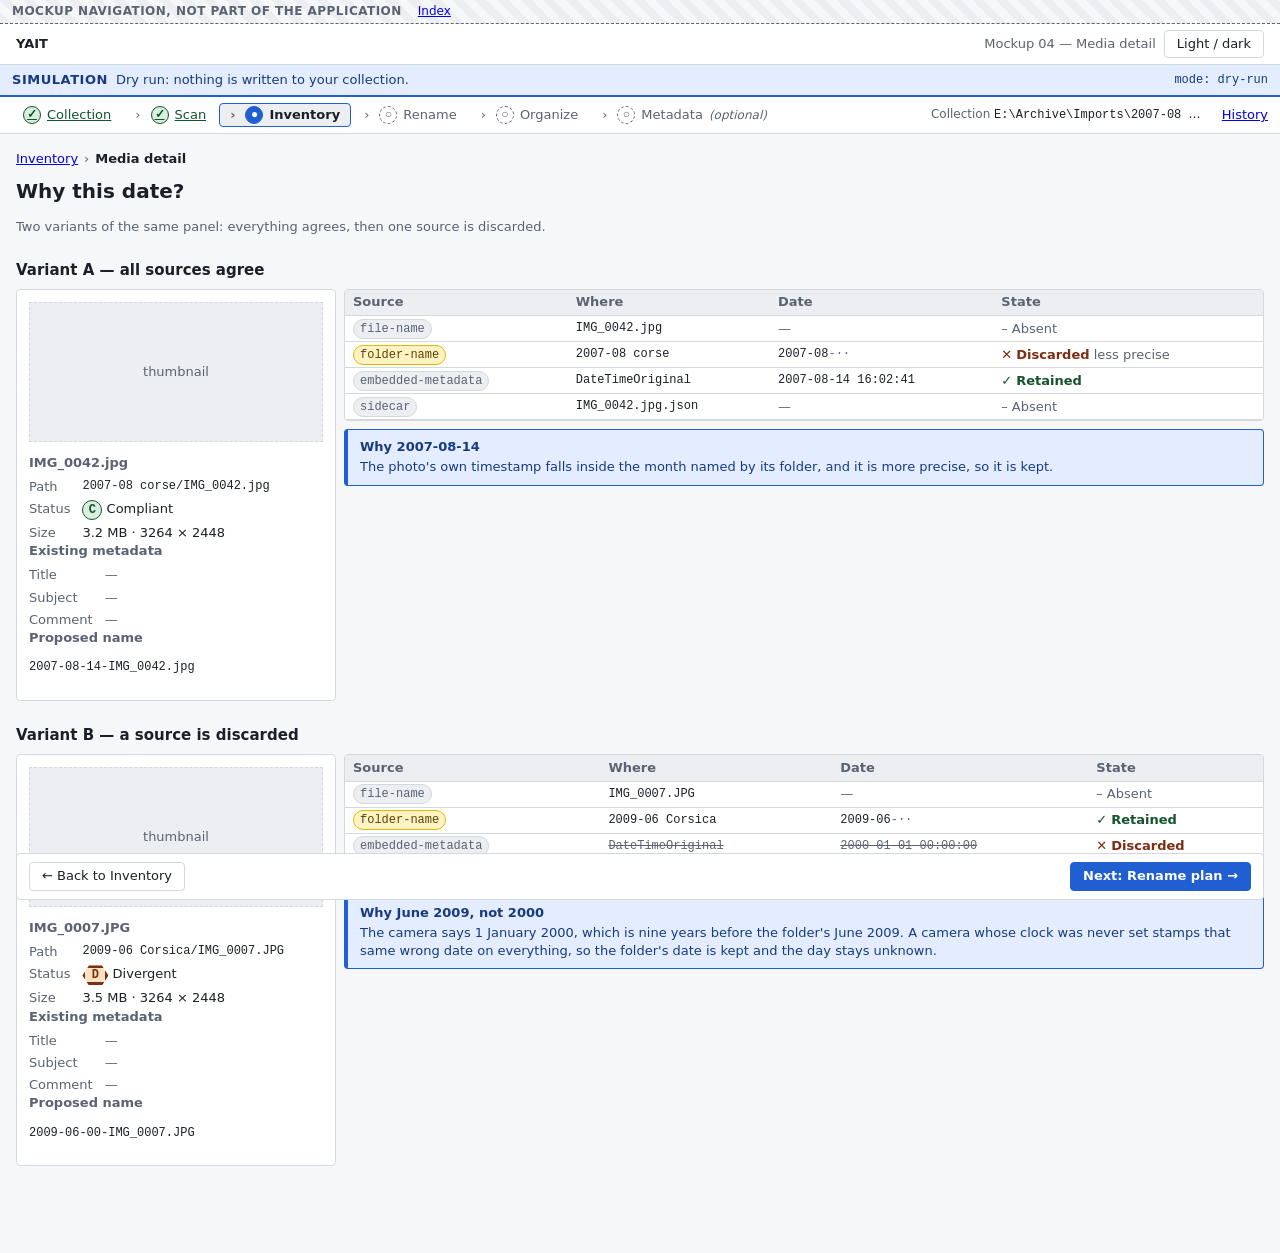
<file: docs/20-mockups/04-media-detail.html>
<!doctype html>
<html lang="en">
<head>
<meta charset="utf-8">
<meta name="viewport" content="width=device-width, initial-scale=1">
<title>YAIT — Media detail</title>
<link rel="stylesheet" href="assets/mockup.css">
<script type="module" src="assets/mockup.js"></script>
</head>
<body>
<nav class="mocknav" aria-label="Mockup navigation"><span class="label">Mockup navigation, not part of the application</span><a href="index.html">Index</a></nav>

<header class="topbar">
  <span class="brand">YAIT</span>
  <span class="muted">Mockup 04 — Media detail</span>
  <button class="btn" type="button" data-theme-toggle>Light / dark</button>
</header>

<div class="banner banner-sim" role="status" data-mode="dry-run">
  <span class="tag">Simulation</span>
  <span>Dry run: nothing is written to your collection.</span>
  <span class="spacer"></span>
  <span class="mono">mode: dry-run</span>
</div>
<nav class="stepper" aria-label="Steps"><ol><li class="done"><a href="02-collection-summary.html"><span class="mark">✓</span> Collection</a><span class="visually-hidden"> (done)</span></li><li class="done"><a href="09-job-progress.html"><span class="mark">✓</span> Scan</a><span class="visually-hidden"> (done)</span></li><li class="current" aria-current="step"><span class="mark">●</span> Inventory<span class="visually-hidden"> (current step)</span></li><li class="todo"><span class="mark">○</span> Rename<span class="visually-hidden"> (not reached yet)</span></li><li class="todo"><span class="mark">○</span> Organize<span class="visually-hidden"> (not reached yet)</span></li><li class="todo"><span class="mark">○</span> Metadata <span class="opt">(optional)</span><span class="visually-hidden"> (not reached yet)</span></li></ol><span class="aside"><span class="context" title="E:\Archive\Imports\2007-08 Corse été"><span class="muted">Collection</span> <span class="mono">E:\Archive\Imports\2007-08 Corse été</span></span><a href="10-history-undo.html">History</a></span></nav>

<main class="page">
<nav class="crumbs" aria-label="Breadcrumb"><a href="03-inventory.html">Inventory</a> <span>›</span> <span aria-current="page">Media detail</span></nav>

<h1>Why this date?</h1>
<p class="muted">Two variants of the same panel: everything agrees, then one source is discarded.</p>

<!-- ===== Variant A: everything agrees ===== -->
<h2>Variant A — all sources agree</h2>
<div class="layout">
  <aside class="side-panel" aria-label="Media detail">
    <div class="thumb">thumbnail</div>
    <h3>IMG_0042.jpg</h3>
    <dl>
      <dt>Path</dt><dd class="mono">2007-08 corse/IMG_0042.jpg</dd>
      <dt>Status</dt><dd><span class="status status-ok">C</span> Compliant</dd>
      <dt>Size</dt><dd>3.2 MB · 3264 × 2448</dd>
    </dl>
    <h3>Existing metadata</h3>
    <dl>
      <dt>Title</dt><dd class="muted">—</dd>
      <dt>Subject</dt><dd class="muted">—</dd>
      <dt>Comment</dt><dd class="muted">—</dd>
    </dl>
    <h3>Proposed name</h3>
    <p class="mono">2007-08-14-IMG_0042.jpg</p>
  </aside>
  <div class="main">
    <div class="grid-wrap">
      <table class="grid">
        <thead>
          <tr><th>Source</th><th>Where</th><th>Date</th><th>State</th></tr>
        </thead>
        <tbody>
          <tr><td><span class="source">file-name</span></td><td class="mono">IMG_0042.jpg</td><td class="muted">—</td><td><span class="cstate cstate-absent">Absent</span></td></tr>
          <tr><td><span class="source source-weak">folder-name</span></td><td class="mono">2007-08 corse</td><td class="mono">2007-08<i class="muted">-··</i></td><td><span class="cstate cstate-dropped">Discarded</span> <span class="muted">less precise</span></td></tr>
          <tr><td><span class="source">embedded-metadata</span></td><td class="mono">DateTimeOriginal</td><td class="mono">2007-08-14 16:02:41</td><td><span class="cstate cstate-kept">Retained</span></td></tr>
          <tr><td><span class="source">sidecar</span></td><td class="mono">IMG_0042.jpg.json</td><td class="muted">—</td><td><span class="cstate cstate-absent">Absent</span></td></tr>
        </tbody>
      </table>
    </div>
    <div class="why"><strong>Why 2007-08-14</strong>
      The photo's own timestamp falls inside the month named by its folder, and it is more precise, so it is kept.</div>
  </div>
</div>

<!-- ===== Variant B: a source is discarded ===== -->
<h2>Variant B — a source is discarded</h2>
<div class="layout">
  <aside class="side-panel" aria-label="Media detail">
    <div class="thumb">thumbnail</div>
    <h3>IMG_0007.JPG</h3>
    <dl>
      <dt>Path</dt><dd class="mono">2009-06 Corsica/IMG_0007.JPG</dd>
      <dt>Status</dt><dd><span class="status status-diff">D</span> Divergent</dd>
      <dt>Size</dt><dd>3.5 MB · 3264 × 2448</dd>
    </dl>
    <h3>Existing metadata</h3>
    <dl>
      <dt>Title</dt><dd class="muted">—</dd>
      <dt>Subject</dt><dd class="muted">—</dd>
      <dt>Comment</dt><dd class="muted">—</dd>
    </dl>
    <h3>Proposed name</h3>
    <p class="mono">2009-06-00-IMG_0007.JPG</p>
  </aside>
  <div class="main">
    <div class="grid-wrap">
      <table class="grid">
        <thead>
          <tr><th>Source</th><th>Where</th><th>Date</th><th>State</th></tr>
        </thead>
        <tbody>
          <tr><td><span class="source">file-name</span></td><td class="mono">IMG_0007.JPG</td><td class="muted">—</td><td><span class="cstate cstate-absent">Absent</span></td></tr>
          <tr><td><span class="source source-weak">folder-name</span></td><td class="mono">2009-06 Corsica</td><td class="mono">2009-06<i class="muted">-··</i></td><td><span class="cstate cstate-kept">Retained</span></td></tr>
          <tr class="dropped"><td><span class="source">embedded-metadata</span></td><td class="mono">DateTimeOriginal</td><td class="mono">2000-01-01 00:00:00</td><td><span class="cstate cstate-dropped">Discarded</span></td></tr>
          <tr><td><span class="source">sidecar</span></td><td class="mono">IMG_0007.JPG.json</td><td class="muted">—</td><td><span class="cstate cstate-absent">Absent</span></td></tr>
        </tbody>
      </table>
    </div>
    <div class="why"><strong>Why June 2009, not 2000</strong>
      The camera says 1 January 2000, which is nine years before the folder's June 2009. A camera
      whose clock was never set stamps that same wrong date on everything, so the folder's date is
      kept and the day stays unknown.</div>
  </div>
</div>

<div class="stepbar"><a class="btn" href="03-inventory.html">← Back to Inventory</a><span class="spacer"></span><a class="btn btn-primary" href="05-rename-plan.html">Next: Rename plan →</a></div>
</main>
</body>
</html>
</file>
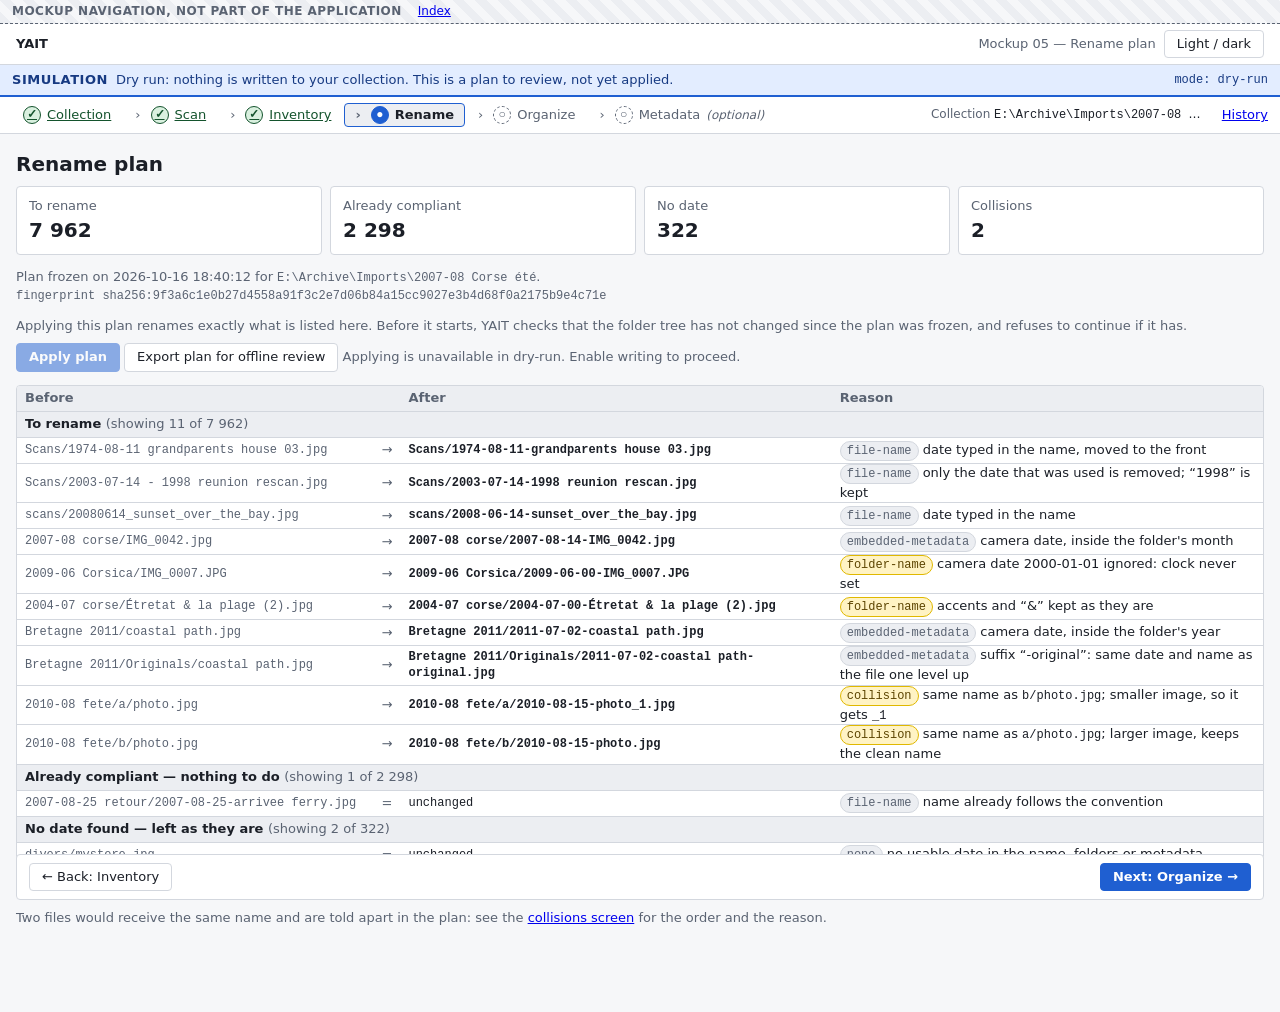
<file: docs/20-mockups/05-rename-plan.html>
<!doctype html>
<html lang="en">
<head>
<meta charset="utf-8">
<meta name="viewport" content="width=device-width, initial-scale=1">
<title>YAIT — Rename plan</title>
<link rel="stylesheet" href="assets/mockup.css">
<script type="module" src="assets/mockup.js"></script>
</head>
<body>
<nav class="mocknav" aria-label="Mockup navigation"><span class="label">Mockup navigation, not part of the application</span><a href="index.html">Index</a></nav>

<header class="topbar">
  <span class="brand">YAIT</span>
  <span class="muted">Mockup 05 — Rename plan</span>
  <button class="btn" type="button" data-theme-toggle>Light / dark</button>
</header>

<!-- Writing-mode variant (shown once the user opts in): replace the banner below with
<div class="banner banner-sim" role="status" data-mode="write">
  <span class="tag">Writing enabled</span>
  <span>Applying this plan renames files in your collection. Every operation is journalled and can be undone.</span>
  <span class="spacer"></span>
  <span class="mono">mode: write</span>
</div>
-->
<div class="banner banner-sim" role="status" data-mode="dry-run">
  <span class="tag">Simulation</span>
  <span>Dry run: nothing is written to your collection. This is a plan to review, not yet applied.</span>
  <span class="spacer"></span>
  <span class="mono">mode: dry-run</span>
</div>
<nav class="stepper" aria-label="Steps"><ol><li class="done"><a href="02-collection-summary.html"><span class="mark">✓</span> Collection</a><span class="visually-hidden"> (done)</span></li><li class="done"><a href="09-job-progress.html"><span class="mark">✓</span> Scan</a><span class="visually-hidden"> (done)</span></li><li class="done"><a href="03-inventory.html"><span class="mark">✓</span> Inventory</a><span class="visually-hidden"> (done)</span></li><li class="current" aria-current="step"><span class="mark">●</span> Rename<span class="visually-hidden"> (current step)</span></li><li class="todo"><span class="mark">○</span> Organize<span class="visually-hidden"> (not reached yet)</span></li><li class="todo"><span class="mark">○</span> Metadata <span class="opt">(optional)</span><span class="visually-hidden"> (not reached yet)</span></li></ol><span class="aside"><span class="context" title="E:\Archive\Imports\2007-08 Corse été"><span class="muted">Collection</span> <span class="mono">E:\Archive\Imports\2007-08 Corse été</span></span><a href="10-history-undo.html">History</a></span></nav>

<main class="page">

<h1>Rename plan</h1>

<div class="cards">
  <div class="card"><div class="label">To rename</div><div class="value">7 962</div></div>
  <div class="card"><div class="label">Already compliant</div><div class="value">2 298</div></div>
  <div class="card"><div class="label">No date</div><div class="value">322</div></div>
  <div class="card"><div class="label">Collisions</div><div class="value">2</div></div>
</div>

<p class="muted" style="margin-bottom:0">Plan frozen on 2026-10-16 18:40:12 for
  <span class="mono">E:\Archive\Imports\2007-08 Corse été</span>.</p>
<p class="fingerprint" style="margin-top:2px">fingerprint sha256:9f3a6c1e0b27d4558a91f3c2e7d06b84a15cc9027e3b4d68f0a2175b9e4c71e</p>
<p class="field-hint">Applying this plan renames exactly what is listed here. Before it starts, YAIT checks that
  the folder tree has not changed since the plan was frozen, and refuses to continue if it has.</p>

<p style="margin-top:var(--gap)">
  <button class="btn btn-primary" type="button" disabled>Apply plan</button>
  <button class="btn" type="button">Export plan for offline review</button>
  <span class="muted">Applying is unavailable in dry-run. Enable writing to proceed.</span>
</p>

<div class="grid-wrap">
  <table class="grid">
    <thead>
      <tr>
        <th>Before</th>
        <th></th>
        <th>After</th>
        <th>Reason</th>
      </tr>
    </thead>

    <tbody>
      <tr class="group"><th colspan="4">To rename <span class="count">(showing 11 of 7 962)</span></th></tr>
      <tr>
        <td class="mono before">Scans/1974-08-11 grandparents house 03.jpg</td><td class="arrow">→</td>
        <td class="mono after">Scans/1974-08-11-grandparents house 03.jpg</td>
        <td class="reason"><span class="source">file-name</span> date typed in the name, moved to the front</td>
      </tr>
      <tr>
        <td class="mono before">Scans/2003-07-14 - 1998 reunion rescan.jpg</td><td class="arrow">→</td>
        <td class="mono after">Scans/2003-07-14-1998 reunion rescan.jpg</td>
        <td class="reason"><span class="source">file-name</span> only the date that was used is removed; “1998” is kept</td>
      </tr>
      <tr>
        <td class="mono before">scans/20080614_sunset_over_the_bay.jpg</td><td class="arrow">→</td>
        <td class="mono after">scans/2008-06-14-sunset_over_the_bay.jpg</td>
        <td class="reason"><span class="source">file-name</span> date typed in the name</td>
      </tr>
      <tr>
        <td class="mono before">2007-08 corse/IMG_0042.jpg</td><td class="arrow">→</td>
        <td class="mono after">2007-08 corse/2007-08-14-IMG_0042.jpg</td>
        <td class="reason"><span class="source">embedded-metadata</span> camera date, inside the folder's month</td>
      </tr>
      <tr>
        <td class="mono before">2009-06 Corsica/IMG_0007.JPG</td><td class="arrow">→</td>
        <td class="mono after">2009-06 Corsica/2009-06-00-IMG_0007.JPG</td>
        <td class="reason"><span class="source source-weak">folder-name</span> camera date 2000-01-01 ignored: clock never set</td>
      </tr>
      <tr>
        <td class="mono before">2004-07 corse/Étretat &amp; la plage (2).jpg</td><td class="arrow">→</td>
        <td class="mono after">2004-07 corse/2004-07-00-Étretat &amp; la plage (2).jpg</td>
        <td class="reason"><span class="source source-weak">folder-name</span> accents and “&amp;” kept as they are</td>
      </tr>
      <tr>
        <td class="mono before">Bretagne 2011/coastal path.jpg</td><td class="arrow">→</td>
        <td class="mono after">Bretagne 2011/2011-07-02-coastal path.jpg</td>
        <td class="reason"><span class="source">embedded-metadata</span> camera date, inside the folder's year</td>
      </tr>
      <tr>
        <td class="mono before">Bretagne 2011/Originals/coastal path.jpg</td><td class="arrow">→</td>
        <td class="mono after">Bretagne 2011/Originals/2011-07-02-coastal path-original.jpg</td>
        <td class="reason"><span class="source">embedded-metadata</span> suffix “-original”: same date and name as the file one level up</td>
      </tr>
      <tr>
        <td class="mono before">2010-08 fete/a/photo.jpg</td><td class="arrow">→</td>
        <td class="mono after">2010-08 fete/a/2010-08-15-photo_1.jpg</td>
        <td class="reason"><span class="source source-weak">collision</span> same name as <span class="mono">b/photo.jpg</span>; smaller image, so it gets <span class="mono">_1</span></td>
      </tr>
      <tr>
        <td class="mono before">2010-08 fete/b/photo.jpg</td><td class="arrow">→</td>
        <td class="mono after">2010-08 fete/b/2010-08-15-photo.jpg</td>
        <td class="reason"><span class="source source-weak">collision</span> same name as <span class="mono">a/photo.jpg</span>; larger image, keeps the clean name</td>
      </tr>
    </tbody>

    <tbody>
      <tr class="group"><th colspan="4">Already compliant — nothing to do <span class="count">(showing 1 of 2 298)</span></th></tr>
      <tr>
        <td class="mono before">2007-08-25 retour/2007-08-25-arrivee ferry.jpg</td><td class="arrow">=</td>
        <td class="mono">unchanged</td>
        <td class="reason"><span class="source">file-name</span> name already follows the convention</td>
      </tr>
    </tbody>

    <tbody>
      <tr class="group"><th colspan="4">No date found — left as they are <span class="count">(showing 2 of 322)</span></th></tr>
      <tr>
        <td class="mono before">divers/mystere.jpg</td><td class="arrow">=</td>
        <td class="mono">unchanged</td>
        <td class="reason"><span class="source">none</span> no usable date in the name, folders or metadata</td>
      </tr>
      <tr>
        <td class="mono before">Originals/scan.jpg</td><td class="arrow">=</td>
        <td class="mono">unchanged</td>
        <td class="reason"><span class="source">none</span> no usable date in the name, folders or metadata</td>
      </tr>
    </tbody>
  </table>
</div>

<p class="muted">Two files would receive the same name and are told apart in the plan: see the <a href="06-collisions.html">collisions screen</a> for the order and the reason.</p>

<div class="stepbar"><a class="btn" href="03-inventory.html">← Back: Inventory</a><span class="spacer"></span><a class="btn btn-primary" href="07-organize.html">Next: Organize →</a></div>
</main>
</body>
</html>
</file>
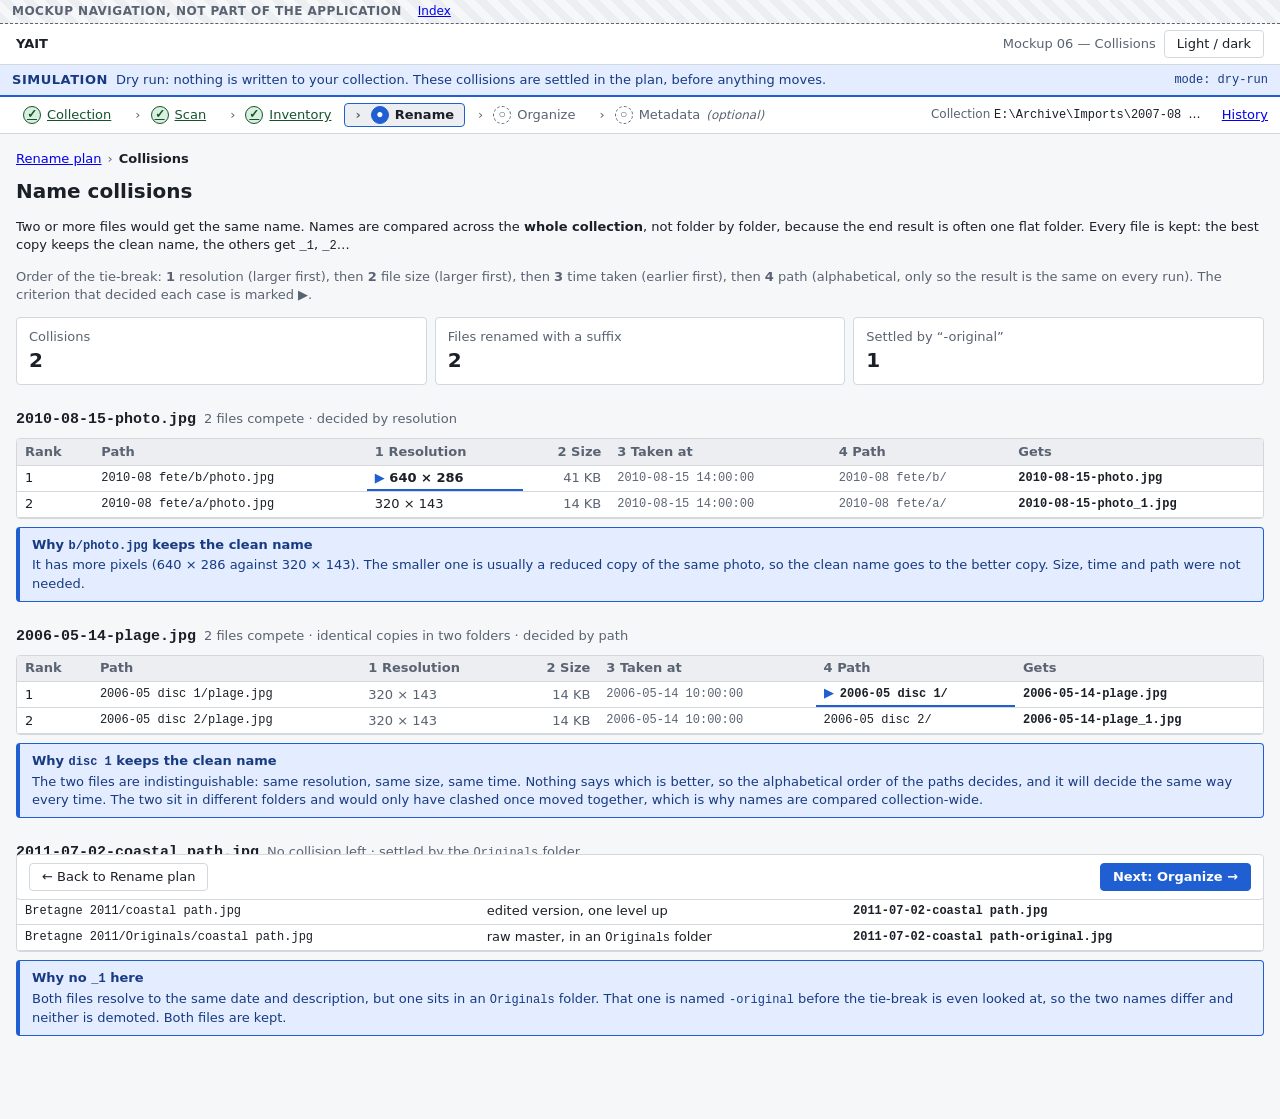
<file: docs/20-mockups/06-collisions.html>
<!doctype html>
<html lang="en">
<head>
<meta charset="utf-8">
<meta name="viewport" content="width=device-width, initial-scale=1">
<title>YAIT — Collisions</title>
<link rel="stylesheet" href="assets/mockup.css">
<script type="module" src="assets/mockup.js"></script>
</head>
<body>
<nav class="mocknav" aria-label="Mockup navigation"><span class="label">Mockup navigation, not part of the application</span><a href="index.html">Index</a></nav>

<header class="topbar">
  <span class="brand">YAIT</span>
  <span class="muted">Mockup 06 — Collisions</span>
  <button class="btn" type="button" data-theme-toggle>Light / dark</button>
</header>

<div class="banner banner-sim" role="status" data-mode="dry-run">
  <span class="tag">Simulation</span>
  <span>Dry run: nothing is written to your collection. These collisions are settled in the plan, before anything moves.</span>
  <span class="spacer"></span>
  <span class="mono">mode: dry-run</span>
</div>
<nav class="stepper" aria-label="Steps"><ol><li class="done"><a href="02-collection-summary.html"><span class="mark">✓</span> Collection</a><span class="visually-hidden"> (done)</span></li><li class="done"><a href="09-job-progress.html"><span class="mark">✓</span> Scan</a><span class="visually-hidden"> (done)</span></li><li class="done"><a href="03-inventory.html"><span class="mark">✓</span> Inventory</a><span class="visually-hidden"> (done)</span></li><li class="current" aria-current="step"><span class="mark">●</span> Rename<span class="visually-hidden"> (current step)</span></li><li class="todo"><span class="mark">○</span> Organize<span class="visually-hidden"> (not reached yet)</span></li><li class="todo"><span class="mark">○</span> Metadata <span class="opt">(optional)</span><span class="visually-hidden"> (not reached yet)</span></li></ol><span class="aside"><span class="context" title="E:\Archive\Imports\2007-08 Corse été"><span class="muted">Collection</span> <span class="mono">E:\Archive\Imports\2007-08 Corse été</span></span><a href="10-history-undo.html">History</a></span></nav>

<main class="page">
<nav class="crumbs" aria-label="Breadcrumb"><a href="05-rename-plan.html">Rename plan</a> <span>›</span> <span aria-current="page">Collisions</span></nav>

<h1>Name collisions</h1>
<p>Two or more files would get the same name. Names are compared across the <strong>whole collection</strong>,
not folder by folder, because the end result is often one flat folder. Every file is kept: the best copy
keeps the clean name, the others get <span class="mono">_1</span>, <span class="mono">_2</span>…</p>
<p class="muted">Order of the tie-break: <strong>1</strong> resolution (larger first), then <strong>2</strong> file size
(larger first), then <strong>3</strong> time taken (earlier first), then <strong>4</strong> path (alphabetical, only so the
result is the same on every run). The criterion that decided each case is marked ▶.</p>

<div class="cards">
  <div class="card"><div class="label">Collisions</div><div class="value">2</div></div>
  <div class="card"><div class="label">Files renamed with a suffix</div><div class="value">2</div></div>
  <div class="card"><div class="label">Settled by “-original”</div><div class="value">1</div></div>
</div>

<!-- ===== Group 1: resolution decides ===== -->
<div class="group-title">
  <h2>2010-08-15-photo.jpg</h2>
  <span class="muted">2 files compete · decided by resolution</span>
</div>
<div class="grid-wrap">
  <table class="grid">
    <thead>
      <tr>
        <th>Rank</th><th>Path</th>
        <th>1 Resolution</th><th class="num">2 Size</th><th>3 Taken at</th><th>4 Path</th>
        <th>Gets</th>
      </tr>
    </thead>
    <tbody>
      <tr>
        <td>1</td><td class="mono">2010-08 fete/b/photo.jpg</td>
        <td class="decisive">640 × 286</td><td class="num tied">41 KB</td><td class="tied mono">2010-08-15 14:00:00</td><td class="tied mono">2010-08 fete/b/</td>
        <td class="mono after">2010-08-15-photo.jpg</td>
      </tr>
      <tr>
        <td>2</td><td class="mono">2010-08 fete/a/photo.jpg</td>
        <td>320 × 143</td><td class="num tied">14 KB</td><td class="tied mono">2010-08-15 14:00:00</td><td class="tied mono">2010-08 fete/a/</td>
        <td class="mono after">2010-08-15-photo_1.jpg</td>
      </tr>
    </tbody>
  </table>
</div>
<div class="why"><strong>Why <span class="mono">b/photo.jpg</span> keeps the clean name</strong>
  It has more pixels (640 × 286 against 320 × 143). The smaller one is usually a reduced copy of the same
  photo, so the clean name goes to the better copy. Size, time and path were not needed.</div>

<!-- ===== Group 2: identical files, path decides ===== -->
<div class="group-title">
  <h2>2006-05-14-plage.jpg</h2>
  <span class="muted">2 files compete · identical copies in two folders · decided by path</span>
</div>
<div class="grid-wrap">
  <table class="grid">
    <thead>
      <tr>
        <th>Rank</th><th>Path</th>
        <th>1 Resolution</th><th class="num">2 Size</th><th>3 Taken at</th><th>4 Path</th>
        <th>Gets</th>
      </tr>
    </thead>
    <tbody>
      <tr>
        <td>1</td><td class="mono">2006-05 disc 1/plage.jpg</td>
        <td class="tied">320 × 143</td><td class="num tied">14 KB</td><td class="tied mono">2006-05-14 10:00:00</td><td class="decisive mono">2006-05 disc 1/</td>
        <td class="mono after">2006-05-14-plage.jpg</td>
      </tr>
      <tr>
        <td>2</td><td class="mono">2006-05 disc 2/plage.jpg</td>
        <td class="tied">320 × 143</td><td class="num tied">14 KB</td><td class="tied mono">2006-05-14 10:00:00</td><td class="mono">2006-05 disc 2/</td>
        <td class="mono after">2006-05-14-plage_1.jpg</td>
      </tr>
    </tbody>
  </table>
</div>
<div class="why"><strong>Why <span class="mono">disc 1</span> keeps the clean name</strong>
  The two files are indistinguishable: same resolution, same size, same time. Nothing says which is better,
  so the alphabetical order of the paths decides, and it will decide the same way every time. The two sit in
  different folders and would only have clashed once moved together, which is why names are compared collection-wide.</div>

<!-- ===== Group 3: Originals ===== -->
<div class="group-title">
  <h2>2011-07-02-coastal path.jpg</h2>
  <span class="muted">No collision left · settled by the <span class="mono">Originals</span> folder</span>
</div>
<div class="grid-wrap">
  <table class="grid">
    <thead>
      <tr>
        <th>Path</th><th>Folder role</th><th>Gets</th>
      </tr>
    </thead>
    <tbody>
      <tr>
        <td class="mono">Bretagne 2011/coastal path.jpg</td><td>edited version, one level up</td>
        <td class="mono after">2011-07-02-coastal path.jpg</td>
      </tr>
      <tr>
        <td class="mono">Bretagne 2011/Originals/coastal path.jpg</td><td>raw master, in an <span class="mono">Originals</span> folder</td>
        <td class="mono after">2011-07-02-coastal path-original.jpg</td>
      </tr>
    </tbody>
  </table>
</div>
<div class="why"><strong>Why no <span class="mono">_1</span> here</strong>
  Both files resolve to the same date and description, but one sits in an <span class="mono">Originals</span> folder.
  That one is named <span class="mono">-original</span> before the tie-break is even looked at, so the two names
  differ and neither is demoted. Both files are kept.</div>

<div class="stepbar"><a class="btn" href="05-rename-plan.html">← Back to Rename plan</a><span class="spacer"></span><a class="btn btn-primary" href="07-organize.html">Next: Organize →</a></div>
</main>
</body>
</html>
</file>
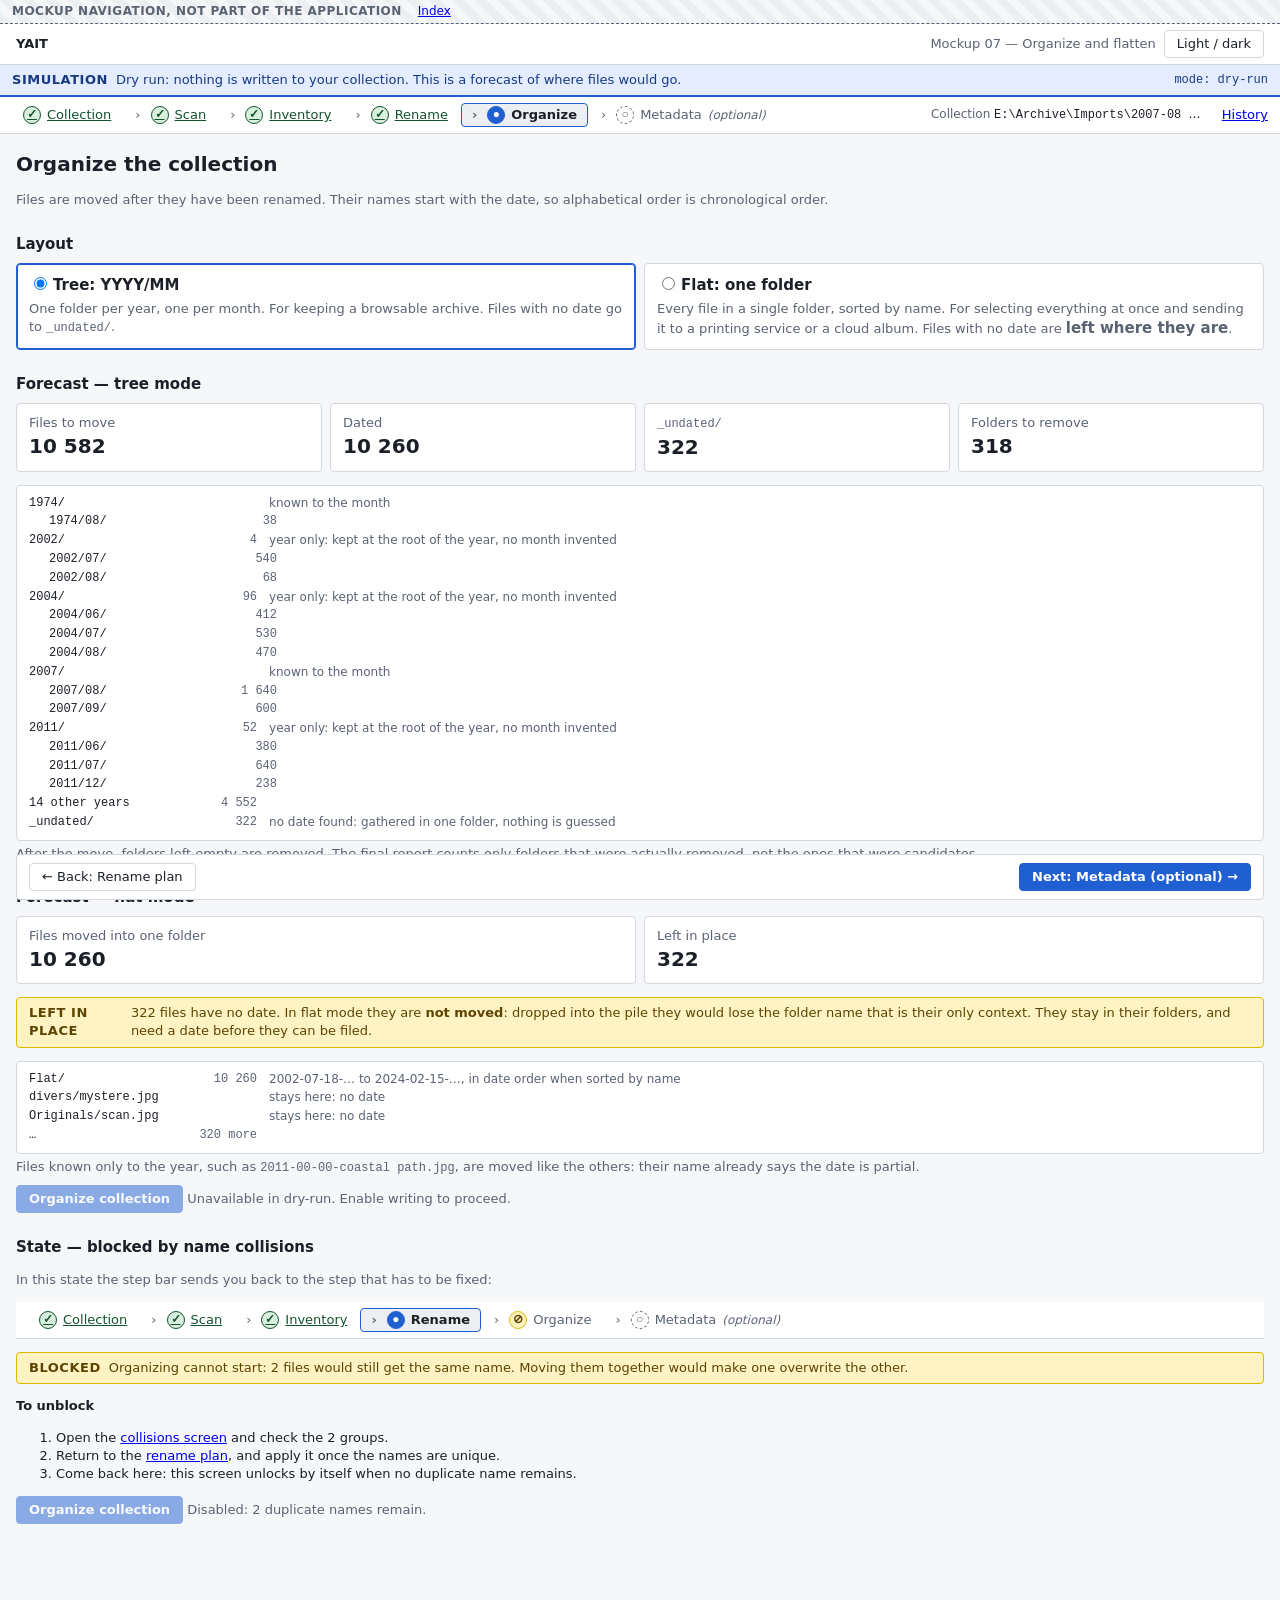
<file: docs/20-mockups/07-organize.html>
<!doctype html>
<html lang="en">
<head>
<meta charset="utf-8">
<meta name="viewport" content="width=device-width, initial-scale=1">
<title>YAIT — Organize</title>
<link rel="stylesheet" href="assets/mockup.css">
<script type="module" src="assets/mockup.js"></script>
</head>
<body>
<nav class="mocknav" aria-label="Mockup navigation"><span class="label">Mockup navigation, not part of the application</span><a href="index.html">Index</a></nav>

<header class="topbar">
  <span class="brand">YAIT</span>
  <span class="muted">Mockup 07 — Organize and flatten</span>
  <button class="btn" type="button" data-theme-toggle>Light / dark</button>
</header>

<div class="banner banner-sim" role="status" data-mode="dry-run">
  <span class="tag">Simulation</span>
  <span>Dry run: nothing is written to your collection. This is a forecast of where files would go.</span>
  <span class="spacer"></span>
  <span class="mono">mode: dry-run</span>
</div>
<nav class="stepper" aria-label="Steps"><ol><li class="done"><a href="02-collection-summary.html"><span class="mark">✓</span> Collection</a><span class="visually-hidden"> (done)</span></li><li class="done"><a href="09-job-progress.html"><span class="mark">✓</span> Scan</a><span class="visually-hidden"> (done)</span></li><li class="done"><a href="03-inventory.html"><span class="mark">✓</span> Inventory</a><span class="visually-hidden"> (done)</span></li><li class="done"><a href="05-rename-plan.html"><span class="mark">✓</span> Rename</a><span class="visually-hidden"> (done)</span></li><li class="current" aria-current="step"><span class="mark">●</span> Organize<span class="visually-hidden"> (current step)</span></li><li class="todo"><span class="mark">○</span> Metadata <span class="opt">(optional)</span><span class="visually-hidden"> (not reached yet)</span></li></ol><span class="aside"><span class="context" title="E:\Archive\Imports\2007-08 Corse été"><span class="muted">Collection</span> <span class="mono">E:\Archive\Imports\2007-08 Corse été</span></span><a href="10-history-undo.html">History</a></span></nav>

<main class="page">

<h1>Organize the collection</h1>
<p class="muted">Files are moved after they have been renamed. Their names start with the date, so alphabetical order is chronological order.</p>

<h2>Layout</h2>
<div class="mode-cards" role="radiogroup" aria-label="Layout">
  <label class="mode-card">
    <input type="radio" name="layout" value="tree" checked><strong>Tree: YYYY/MM</strong>
    <p>One folder per year, one per month. For keeping a browsable archive. Files with no date go to
      <span class="mono">_undated/</span>.</p>
  </label>
  <label class="mode-card">
    <input type="radio" name="layout" value="flat"><strong>Flat: one folder</strong>
    <p>Every file in a single folder, sorted by name. For selecting everything at once and sending it to a
      printing service or a cloud album. Files with no date are <strong>left where they are</strong>.</p>
  </label>
</div>

<!-- ===== Preview: tree mode ===== -->
<h2>Forecast — tree mode</h2>
<div class="cards">
  <div class="card"><div class="label">Files to move</div><div class="value">10 582</div></div>
  <div class="card"><div class="label">Dated</div><div class="value">10 260</div></div>
  <div class="card"><div class="label"><span class="mono">_undated/</span></div><div class="value">322</div></div>
  <div class="card"><div class="label">Folders to remove</div><div class="value">318</div></div>
</div>
<p></p>
<ul class="tree" aria-label="Destination forecast, tree mode">
  <li><span>1974/</span><span class="count"></span><span class="note">known to the month</span></li>
  <li class="nested"><ul><li><span>1974/08/</span><span class="count">38</span><span class="note"></span></li></ul></li>
  <li><span>2002/</span><span class="count">4</span><span class="note">year only: kept at the root of the year, no month invented</span></li>
  <li class="nested"><ul><li><span>2002/07/</span><span class="count">540</span><span class="note"></span></li><li><span>2002/08/</span><span class="count">68</span><span class="note"></span></li></ul></li>
  <li><span>2004/</span><span class="count">96</span><span class="note">year only: kept at the root of the year, no month invented</span></li>
  <li class="nested"><ul><li><span>2004/06/</span><span class="count">412</span><span class="note"></span></li><li><span>2004/07/</span><span class="count">530</span><span class="note"></span></li><li><span>2004/08/</span><span class="count">470</span><span class="note"></span></li></ul></li>
  <li><span>2007/</span><span class="count"></span><span class="note">known to the month</span></li>
  <li class="nested"><ul><li><span>2007/08/</span><span class="count">1 640</span><span class="note"></span></li><li><span>2007/09/</span><span class="count">600</span><span class="note"></span></li></ul></li>
  <li><span>2011/</span><span class="count">52</span><span class="note">year only: kept at the root of the year, no month invented</span></li>
  <li class="nested"><ul><li><span>2011/06/</span><span class="count">380</span><span class="note"></span></li><li><span>2011/07/</span><span class="count">640</span><span class="note"></span></li><li><span>2011/12/</span><span class="count">238</span><span class="note"></span></li></ul></li>
  <li><span>14 other years</span><span class="count">4 552</span><span class="note"></span></li>
  <li><span>_undated/</span><span class="count">322</span><span class="note">no date found: gathered in one folder, nothing is guessed</span></li>
</ul>
<p class="field-hint">After the move, folders left empty are removed. The final report counts only folders that were
  actually removed, not the ones that were candidates.</p>

<!-- ===== Preview: flat mode ===== -->
<h2>Forecast — flat mode</h2>
<div class="cards">
  <div class="card"><div class="label">Files moved into one folder</div><div class="value">10 260</div></div>
  <div class="card"><div class="label">Left in place</div><div class="value">322</div></div>
</div>
<p></p>
<div class="banner banner-warn" role="note">
  <span class="tag">Left in place</span>
  <span>322 files have no date. In flat mode they are <strong>not moved</strong>: dropped into the pile they would lose
    the folder name that is their only context. They stay in their folders, and need a date before they can be filed.</span>
</div>
<p></p>
<ul class="tree" aria-label="Destination forecast, flat mode">
  <li><span>Flat/</span><span class="count">10 260</span><span class="note">2002-07-18-… to 2024-02-15-…, in date order when sorted by name</span></li>
  <li><span>divers/mystere.jpg</span><span class="count"></span><span class="note">stays here: no date</span></li>
  <li><span>Originals/scan.jpg</span><span class="count"></span><span class="note">stays here: no date</span></li>
  <li><span>…</span><span class="count">320 more</span><span class="note"></span></li>
</ul>
<p class="field-hint">Files known only to the year, such as <span class="mono">2011-00-00-coastal path.jpg</span>, are
  moved like the others: their name already says the date is partial.</p>

<!-- ===== Start button, normal state ===== -->
<p style="margin-top:var(--gap)">
  <button class="btn btn-primary" type="button" disabled>Organize collection</button>
  <span class="muted">Unavailable in dry-run. Enable writing to proceed.</span>
</p>

<!-- ===== Blocked state ===== -->
<h2>State — blocked by name collisions</h2>
<p class="muted">In this state the step bar sends you back to the step that has to be fixed:</p>
<nav class="stepper" aria-label="Steps, blocked state"><ol><li class="done"><a href="02-collection-summary.html"><span class="mark">✓</span> Collection</a></li><li class="done"><a href="09-job-progress.html"><span class="mark">✓</span> Scan</a></li><li class="done"><a href="03-inventory.html"><span class="mark">✓</span> Inventory</a></li><li class="current" aria-current="step"><span class="mark">●</span> Rename<span class="visually-hidden"> (current step)</span></li><li class="blocked" title="Blocked until the rename plan is applied and no duplicate name remains"><span class="mark">⊘</span> Organize<span class="visually-hidden"> (blocked: Blocked until the rename plan is applied and no duplicate name remains)</span></li><li class="todo"><span class="mark">○</span> Metadata <span class="opt">(optional)</span></li></ol></nav>
<p></p>
<div class="banner banner-warn" role="alert">
  <span class="tag">Blocked</span>
  <span>Organizing cannot start: 2 files would still get the same name. Moving them together would make one overwrite the other.</span>
</div>
<p></p>
<p><strong>To unblock</strong></p>
<ol>
  <li>Open the <a href="06-collisions.html">collisions screen</a> and check the 2 groups.</li>
  <li>Return to the <a href="05-rename-plan.html">rename plan</a>, and apply it once the names are unique.</li>
  <li>Come back here: this screen unlocks by itself when no duplicate name remains.</li>
</ol>
<p>
  <button class="btn btn-primary" type="button" disabled>Organize collection</button>
  <span class="muted">Disabled: 2 duplicate names remain.</span>
</p>

<div class="stepbar"><a class="btn" href="05-rename-plan.html">← Back: Rename plan</a><span class="spacer"></span><a class="btn btn-primary" href="08-metadata-editor.html">Next: Metadata (optional) →</a></div>
</main>
</body>
</html>
</file>
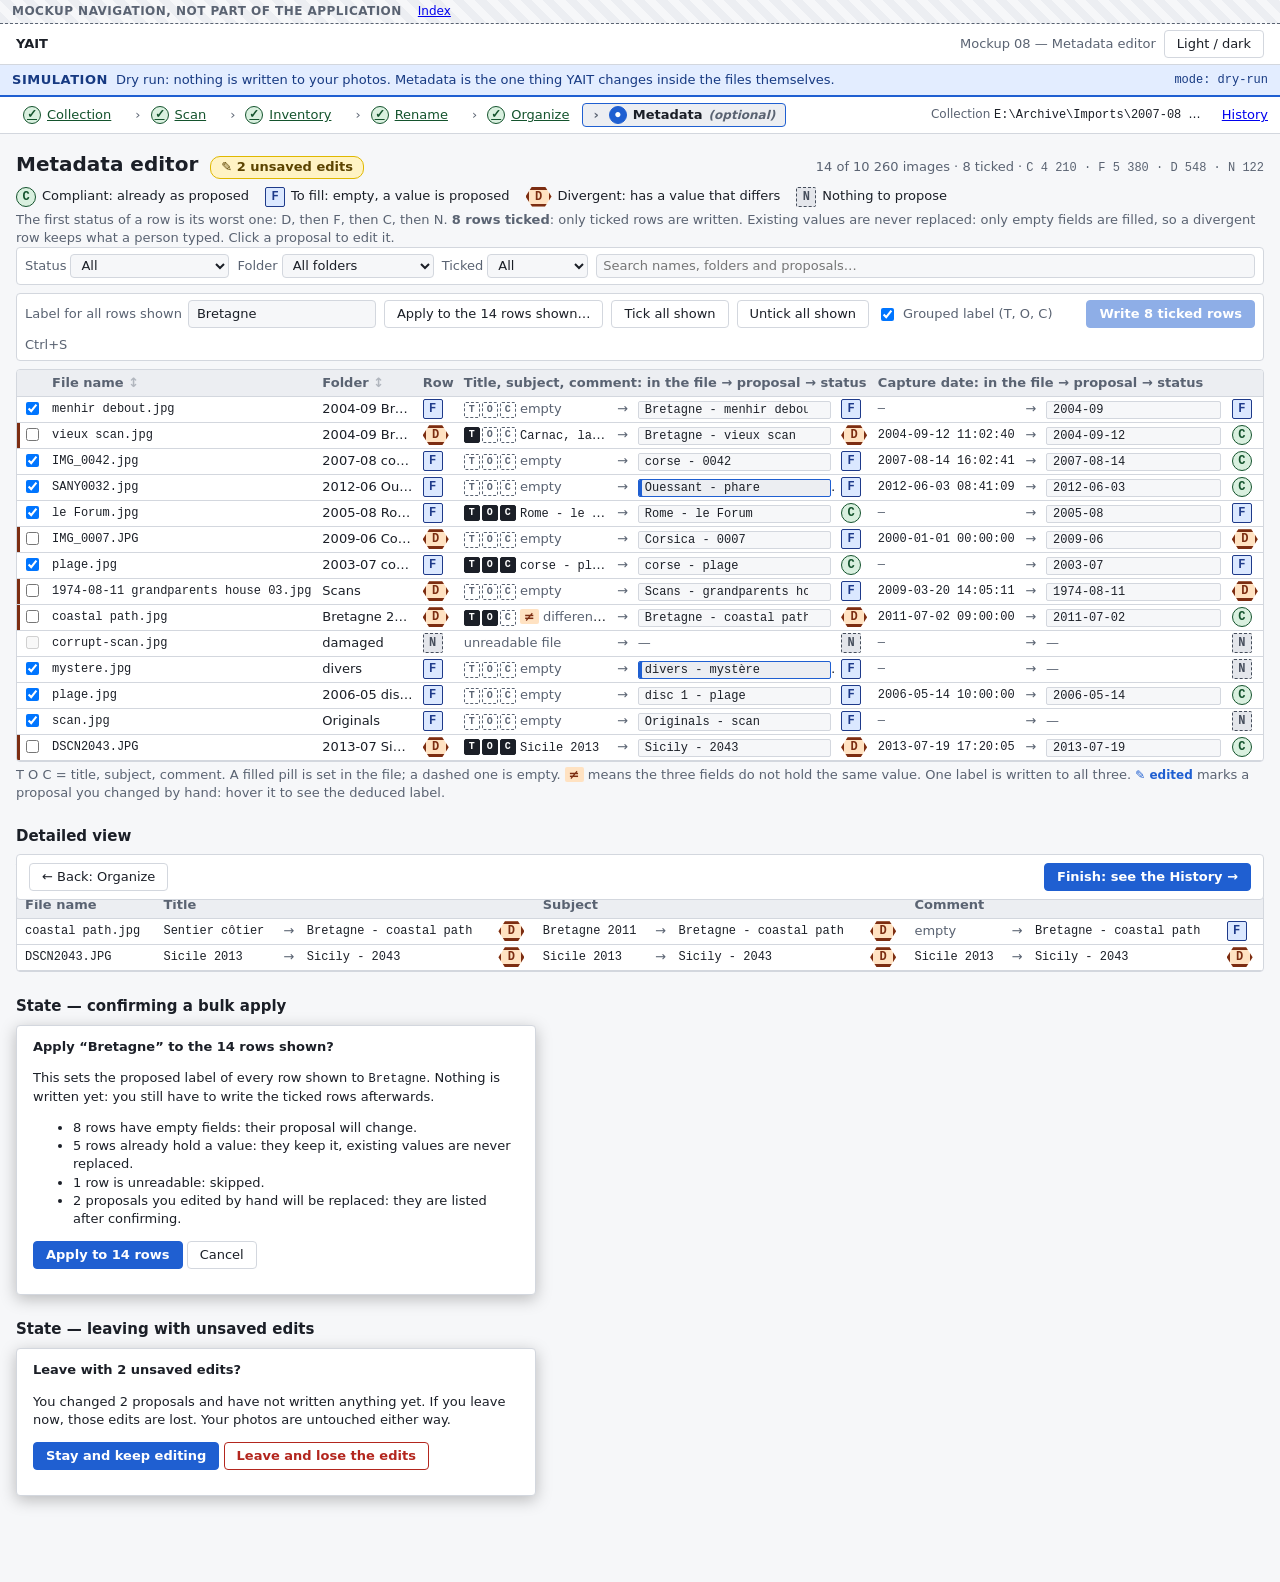
<file: docs/20-mockups/08-metadata-editor.html>
<!doctype html>
<html lang="en">
<head>
<meta charset="utf-8">
<meta name="viewport" content="width=device-width, initial-scale=1">
<title>YAIT — Metadata editor</title>
<link rel="stylesheet" href="assets/mockup.css">
<script type="module" src="assets/mockup.js"></script>
</head>
<body>
<nav class="mocknav" aria-label="Mockup navigation"><span class="label">Mockup navigation, not part of the application</span><a href="index.html">Index</a></nav>

<header class="topbar">
  <span class="brand">YAIT</span>
  <span class="muted">Mockup 08 — Metadata editor</span>
  <button class="btn" type="button" data-theme-toggle>Light / dark</button>
</header>

<div class="banner banner-sim" role="status" data-mode="dry-run">
  <span class="tag">Simulation</span>
  <span>Dry run: nothing is written to your photos. Metadata is the one thing YAIT changes inside the files themselves.</span>
  <span class="spacer"></span>
  <span class="mono">mode: dry-run</span>
</div>
<nav class="stepper" aria-label="Steps"><ol><li class="done"><a href="02-collection-summary.html"><span class="mark">✓</span> Collection</a><span class="visually-hidden"> (done)</span></li><li class="done"><a href="09-job-progress.html"><span class="mark">✓</span> Scan</a><span class="visually-hidden"> (done)</span></li><li class="done"><a href="03-inventory.html"><span class="mark">✓</span> Inventory</a><span class="visually-hidden"> (done)</span></li><li class="done"><a href="05-rename-plan.html"><span class="mark">✓</span> Rename</a><span class="visually-hidden"> (done)</span></li><li class="done"><a href="07-organize.html"><span class="mark">✓</span> Organize</a><span class="visually-hidden"> (done)</span></li><li class="current" aria-current="step"><span class="mark">●</span> Metadata <span class="opt">(optional)</span><span class="visually-hidden"> (current step)</span></li></ol><span class="aside"><span class="context" title="E:\Archive\Imports\2007-08 Corse été"><span class="muted">Collection</span> <span class="mono">E:\Archive\Imports\2007-08 Corse été</span></span><a href="10-history-undo.html">History</a></span></nav>

<main class="page">

<div class="editor-head">
  <h1 style="margin:0">Metadata editor</h1>
  <span class="dirty" role="status">✎ 2 unsaved edits</span>
  <span class="spacer"></span>
  <span class="muted">14 of 10 260 images · 8 ticked · <span class="mono">C 4 210 · F 5 380 · D 548 · N 122</span></span>
</div>

<div class="legend">
  <span><span class="status status-ok">C</span> Compliant: already as proposed</span>
  <span><span class="status status-fill">F</span> To fill: empty, a value is proposed</span>
  <span><span class="status status-diff">D</span> Divergent: has a value that differs</span>
  <span><span class="status status-none">N</span> Nothing to propose</span>
</div>
<p class="field-hint">The first status of a row is its worst one: D, then F, then C, then N. <strong>8 rows ticked</strong>: only ticked
  rows are written. Existing values are never replaced: only empty fields are filled, so a divergent row keeps what a person typed.
  Click a proposal to edit it.</p>

<div class="filters">
  <label>Status
    <select aria-label="Status"><option>All</option><option>Compliant</option><option>To fill</option><option>Divergent</option><option>Nothing to propose</option></select>
  </label>
  <label>Folder
    <select aria-label="Folder"><option>All folders</option><option>2004-09 Bretagne</option><option>Scans</option></select>
  </label>
  <label>Ticked
    <select aria-label="Ticked"><option>All</option><option>Ticked</option><option>Not ticked</option></select>
  </label>
  <input type="search" placeholder="Search names, folders and proposals…" aria-label="Search">
</div>

<div class="bulk">
  <label>Label for all rows shown
    <input type="text" list="known-labels" value="Bretagne" aria-label="Label to apply to all rows shown">
  </label>
  <datalist id="known-labels"><option value="Bretagne"><option value="Corsica"><option value="Rome"><option value="Sicily"><option value="divers - mystère"></datalist>
  <button class="btn" type="button">Apply to the 14 rows shown…</button>
  <button class="btn" type="button">Tick all shown</button>
  <button class="btn" type="button">Untick all shown</button>
  <label><input type="checkbox" checked> Grouped label (T, O, C)</label>
  <span class="spacer"></span>
  <button class="btn btn-primary" type="button" disabled title="Ctrl+S">Write 8 ticked rows</button>
  <span class="muted">Ctrl+S</span>
</div>

<div class="grid-wrap">
  <table class="grid editor">
    <thead>
      <tr>
        <th></th>
        <th data-sort>File name</th>
        <th data-sort>Folder</th>
        <th>Row</th>
        <th colspan="4">Title, subject, comment: in the file → proposal → status</th>
        <th colspan="4">Capture date: in the file → proposal → status</th>
      </tr>
    </thead>
    <tbody>
      <tr><td><input type="checkbox" aria-label="Write menhir debout.jpg" checked></td><td class="mono">menhir debout.jpg</td><td class="path-cell" title="2004-09 Bretagne">2004-09 Bretagne</td><td><span class="status status-fill" title="To fill">F</span></td><td class="vp cur"><span class="toc"><span class="toc-pill" title="Title: empty">T</span><span class="toc-pill" title="Subject: empty">O</span><span class="toc-pill" title="Comment: empty">C</span></span> <span class="muted">empty</span></td><td class="vp-arrow">→</td><td class="vp"><input type="text" class="val" list="known-labels" value="Bretagne - menhir debout" aria-label="Proposed label for menhir debout.jpg"></td><td><span class="status status-fill" title="To fill">F</span></td><td class="vp mono"><span class="muted">—</span></td><td class="vp-arrow">→</td><td class="vp"><input type="text" class="val val-date" value="2004-09" aria-label="Proposed date for menhir debout.jpg"></td><td><span class="status status-fill" title="To fill">F</span></td></tr>
      <tr class="diverge"><td><input type="checkbox" aria-label="Write vieux scan.jpg"></td><td class="mono">vieux scan.jpg</td><td class="path-cell" title="2004-09 Bretagne">2004-09 Bretagne</td><td><span class="status status-diff" title="Divergent">D</span></td><td class="vp cur"><span class="toc"><span class="toc-pill on" title="Title: filled">T</span><span class="toc-pill" title="Subject: empty">O</span><span class="toc-pill" title="Comment: empty">C</span></span> <span class="mono">Carnac, la pierre debout</span></td><td class="vp-arrow">→</td><td class="vp"><input type="text" class="val" list="known-labels" value="Bretagne - vieux scan" aria-label="Proposed label for vieux scan.jpg"></td><td><span class="status status-diff" title="Divergent">D</span></td><td class="vp mono">2004-09-12 11:02:40</td><td class="vp-arrow">→</td><td class="vp"><input type="text" class="val val-date" value="2004-09-12" aria-label="Proposed date for vieux scan.jpg"></td><td><span class="status status-ok" title="Compliant">C</span></td></tr>
      <tr><td><input type="checkbox" aria-label="Write IMG_0042.jpg" checked></td><td class="mono">IMG_0042.jpg</td><td class="path-cell" title="2007-08 corse">2007-08 corse</td><td><span class="status status-fill" title="To fill">F</span></td><td class="vp cur"><span class="toc"><span class="toc-pill" title="Title: empty">T</span><span class="toc-pill" title="Subject: empty">O</span><span class="toc-pill" title="Comment: empty">C</span></span> <span class="muted">empty</span></td><td class="vp-arrow">→</td><td class="vp"><input type="text" class="val" list="known-labels" value="corse - 0042" aria-label="Proposed label for IMG_0042.jpg"></td><td><span class="status status-fill" title="To fill">F</span></td><td class="vp mono">2007-08-14 16:02:41</td><td class="vp-arrow">→</td><td class="vp"><input type="text" class="val val-date" value="2007-08-14" aria-label="Proposed date for IMG_0042.jpg"></td><td><span class="status status-ok" title="Compliant">C</span></td></tr>
      <tr><td><input type="checkbox" aria-label="Write SANY0032.jpg" checked></td><td class="mono">SANY0032.jpg</td><td class="path-cell" title="2012-06 Ouessant">2012-06 Ouessant</td><td><span class="status status-fill" title="To fill">F</span></td><td class="vp cur"><span class="toc"><span class="toc-pill" title="Title: empty">T</span><span class="toc-pill" title="Subject: empty">O</span><span class="toc-pill" title="Comment: empty">C</span></span> <span class="muted">empty</span></td><td class="vp-arrow">→</td><td class="vp"><input type="text" class="val changed" list="known-labels" value="Ouessant - phare" aria-label="Proposed label for SANY0032.jpg"> <span class="edited-mark" title="Edited here. Deduced label: Ouessant - SANY0032">✎</span></td><td><span class="status status-fill" title="To fill">F</span></td><td class="vp mono">2012-06-03 08:41:09</td><td class="vp-arrow">→</td><td class="vp"><input type="text" class="val val-date" value="2012-06-03" aria-label="Proposed date for SANY0032.jpg"></td><td><span class="status status-ok" title="Compliant">C</span></td></tr>
      <tr><td><input type="checkbox" aria-label="Write le Forum.jpg" checked></td><td class="mono">le Forum.jpg</td><td class="path-cell" title="2005-08 Rome">2005-08 Rome</td><td><span class="status status-fill" title="To fill">F</span></td><td class="vp cur"><span class="toc"><span class="toc-pill on" title="Title: filled">T</span><span class="toc-pill on" title="Subject: filled">O</span><span class="toc-pill on" title="Comment: filled">C</span></span> <span class="mono">Rome - le Forum</span></td><td class="vp-arrow">→</td><td class="vp"><input type="text" class="val" list="known-labels" value="Rome - le Forum" aria-label="Proposed label for le Forum.jpg"></td><td><span class="status status-ok" title="Compliant">C</span></td><td class="vp mono"><span class="muted">—</span></td><td class="vp-arrow">→</td><td class="vp"><input type="text" class="val val-date" value="2005-08" aria-label="Proposed date for le Forum.jpg"></td><td><span class="status status-fill" title="To fill">F</span></td></tr>
      <tr class="diverge"><td><input type="checkbox" aria-label="Write IMG_0007.JPG"></td><td class="mono">IMG_0007.JPG</td><td class="path-cell" title="2009-06 Corsica">2009-06 Corsica</td><td><span class="status status-diff" title="Divergent">D</span></td><td class="vp cur"><span class="toc"><span class="toc-pill" title="Title: empty">T</span><span class="toc-pill" title="Subject: empty">O</span><span class="toc-pill" title="Comment: empty">C</span></span> <span class="muted">empty</span></td><td class="vp-arrow">→</td><td class="vp"><input type="text" class="val" list="known-labels" value="Corsica - 0007" aria-label="Proposed label for IMG_0007.JPG"></td><td><span class="status status-fill" title="To fill">F</span></td><td class="vp mono">2000-01-01 00:00:00</td><td class="vp-arrow">→</td><td class="vp"><input type="text" class="val val-date" value="2009-06" aria-label="Proposed date for IMG_0007.JPG"></td><td><span class="status status-diff" title="Divergent">D</span></td></tr>
      <tr><td><input type="checkbox" aria-label="Write plage.jpg" checked></td><td class="mono">plage.jpg</td><td class="path-cell" title="2003-07 corse">2003-07 corse</td><td><span class="status status-fill" title="To fill">F</span></td><td class="vp cur"><span class="toc"><span class="toc-pill on" title="Title: filled">T</span><span class="toc-pill on" title="Subject: filled">O</span><span class="toc-pill on" title="Comment: filled">C</span></span> <span class="mono">corse - plage</span></td><td class="vp-arrow">→</td><td class="vp"><input type="text" class="val" list="known-labels" value="corse - plage" aria-label="Proposed label for plage.jpg"></td><td><span class="status status-ok" title="Compliant">C</span></td><td class="vp mono"><span class="muted">—</span></td><td class="vp-arrow">→</td><td class="vp"><input type="text" class="val val-date" value="2003-07" aria-label="Proposed date for plage.jpg"></td><td><span class="status status-fill" title="To fill">F</span></td></tr>
      <tr class="diverge"><td><input type="checkbox" aria-label="Write 1974-08-11 grandparents house 03.jpg"></td><td class="mono">1974-08-11 grandparents house 03.jpg</td><td class="path-cell" title="Scans">Scans</td><td><span class="status status-diff" title="Divergent">D</span></td><td class="vp cur"><span class="toc"><span class="toc-pill" title="Title: empty">T</span><span class="toc-pill" title="Subject: empty">O</span><span class="toc-pill" title="Comment: empty">C</span></span> <span class="muted">empty</span></td><td class="vp-arrow">→</td><td class="vp"><input type="text" class="val" list="known-labels" value="Scans - grandparents house 03" aria-label="Proposed label for 1974-08-11 grandparents house 03.jpg"></td><td><span class="status status-fill" title="To fill">F</span></td><td class="vp mono">2009-03-20 14:05:11</td><td class="vp-arrow">→</td><td class="vp"><input type="text" class="val val-date" value="1974-08-11" aria-label="Proposed date for 1974-08-11 grandparents house 03.jpg"></td><td><span class="status status-diff" title="Divergent">D</span></td></tr>
      <tr class="diverge"><td><input type="checkbox" aria-label="Write coastal path.jpg"></td><td class="mono">coastal path.jpg</td><td class="path-cell" title="Bretagne 2011">Bretagne 2011</td><td><span class="status status-diff" title="Divergent">D</span></td><td class="vp cur"><span class="toc"><span class="toc-pill on" title="Title: filled">T</span><span class="toc-pill on" title="Subject: filled">O</span><span class="toc-pill" title="Comment: empty">C</span></span> <span class="mismatch" title="Title, subject and comment do not carry the same value">≠</span> <span class="muted">different values</span></td><td class="vp-arrow">→</td><td class="vp"><input type="text" class="val" list="known-labels" value="Bretagne - coastal path" aria-label="Proposed label for coastal path.jpg"></td><td><span class="status status-diff" title="Divergent">D</span></td><td class="vp mono">2011-07-02 09:00:00</td><td class="vp-arrow">→</td><td class="vp"><input type="text" class="val val-date" value="2011-07-02" aria-label="Proposed date for coastal path.jpg"></td><td><span class="status status-ok" title="Compliant">C</span></td></tr>
      <tr><td><input type="checkbox" aria-label="Write corrupt-scan.jpg" disabled></td><td class="mono">corrupt-scan.jpg</td><td class="path-cell" title="damaged">damaged</td><td><span class="status status-none" title="Nothing to propose">N</span></td><td class="vp cur"><span class="muted">unreadable file</span></td><td class="vp-arrow">→</td><td class="vp"><span class="muted">—</span></td><td><span class="status status-none" title="Nothing to propose">N</span></td><td class="vp mono"><span class="muted">—</span></td><td class="vp-arrow">→</td><td class="vp"><span class="muted">—</span></td><td><span class="status status-none" title="Nothing to propose">N</span></td></tr>
      <tr><td><input type="checkbox" aria-label="Write mystere.jpg" checked></td><td class="mono">mystere.jpg</td><td class="path-cell" title="divers">divers</td><td><span class="status status-fill" title="To fill">F</span></td><td class="vp cur"><span class="toc"><span class="toc-pill" title="Title: empty">T</span><span class="toc-pill" title="Subject: empty">O</span><span class="toc-pill" title="Comment: empty">C</span></span> <span class="muted">empty</span></td><td class="vp-arrow">→</td><td class="vp"><input type="text" class="val changed" list="known-labels" value="divers - mystère" aria-label="Proposed label for mystere.jpg"> <span class="edited-mark" title="Edited here. Deduced label: divers - mystere">✎</span></td><td><span class="status status-fill" title="To fill">F</span></td><td class="vp mono"><span class="muted">—</span></td><td class="vp-arrow">→</td><td class="vp"><span class="muted">—</span></td><td><span class="status status-none" title="Nothing to propose">N</span></td></tr>
      <tr><td><input type="checkbox" aria-label="Write plage.jpg" checked></td><td class="mono">plage.jpg</td><td class="path-cell" title="2006-05 disc 1">2006-05 disc 1</td><td><span class="status status-fill" title="To fill">F</span></td><td class="vp cur"><span class="toc"><span class="toc-pill" title="Title: empty">T</span><span class="toc-pill" title="Subject: empty">O</span><span class="toc-pill" title="Comment: empty">C</span></span> <span class="muted">empty</span></td><td class="vp-arrow">→</td><td class="vp"><input type="text" class="val" list="known-labels" value="disc 1 - plage" aria-label="Proposed label for plage.jpg"></td><td><span class="status status-fill" title="To fill">F</span></td><td class="vp mono">2006-05-14 10:00:00</td><td class="vp-arrow">→</td><td class="vp"><input type="text" class="val val-date" value="2006-05-14" aria-label="Proposed date for plage.jpg"></td><td><span class="status status-ok" title="Compliant">C</span></td></tr>
      <tr><td><input type="checkbox" aria-label="Write scan.jpg" checked></td><td class="mono">scan.jpg</td><td class="path-cell" title="Originals">Originals</td><td><span class="status status-fill" title="To fill">F</span></td><td class="vp cur"><span class="toc"><span class="toc-pill" title="Title: empty">T</span><span class="toc-pill" title="Subject: empty">O</span><span class="toc-pill" title="Comment: empty">C</span></span> <span class="muted">empty</span></td><td class="vp-arrow">→</td><td class="vp"><input type="text" class="val" list="known-labels" value="Originals - scan" aria-label="Proposed label for scan.jpg"></td><td><span class="status status-fill" title="To fill">F</span></td><td class="vp mono"><span class="muted">—</span></td><td class="vp-arrow">→</td><td class="vp"><span class="muted">—</span></td><td><span class="status status-none" title="Nothing to propose">N</span></td></tr>
      <tr class="diverge"><td><input type="checkbox" aria-label="Write DSCN2043.JPG"></td><td class="mono">DSCN2043.JPG</td><td class="path-cell" title="2013-07 Sicily">2013-07 Sicily</td><td><span class="status status-diff" title="Divergent">D</span></td><td class="vp cur"><span class="toc"><span class="toc-pill on" title="Title: filled">T</span><span class="toc-pill on" title="Subject: filled">O</span><span class="toc-pill on" title="Comment: filled">C</span></span> <span class="mono">Sicile 2013</span></td><td class="vp-arrow">→</td><td class="vp"><input type="text" class="val" list="known-labels" value="Sicily - 2043" aria-label="Proposed label for DSCN2043.JPG"></td><td><span class="status status-diff" title="Divergent">D</span></td><td class="vp mono">2013-07-19 17:20:05</td><td class="vp-arrow">→</td><td class="vp"><input type="text" class="val val-date" value="2013-07-19" aria-label="Proposed date for DSCN2043.JPG"></td><td><span class="status status-ok" title="Compliant">C</span></td></tr>
    </tbody>
  </table>
</div>
<p class="field-hint">T O C = title, subject, comment. A filled pill is set in the file; a dashed one is empty.
  <span class="mismatch">≠</span> means the three fields do not hold the same value. One label is written to all three.
  <span class="edited-mark">✎ edited</span> marks a proposal you changed by hand: hover it to see the deduced label.</p>

<h2>Detailed view</h2>
<p class="muted">The same two rows with title, subject and comment shown separately, for the rare file where they differ.</p>
<div class="grid-wrap">
  <table class="grid">
    <thead>
      <tr><th>File name</th><th colspan="4">Title</th><th colspan="4">Subject</th><th colspan="4">Comment</th></tr>
    </thead>
    <tbody>
      <tr><td class="mono">coastal path.jpg</td><td class="mono">Sentier côtier</td><td class="vp-arrow">→</td><td class="mono">Bretagne - coastal path</td><td><span class="status status-diff" title="Divergent">D</span></td><td class="mono">Bretagne 2011</td><td class="vp-arrow">→</td><td class="mono">Bretagne - coastal path</td><td><span class="status status-diff" title="Divergent">D</span></td><td class="muted">empty</td><td class="vp-arrow">→</td><td class="mono">Bretagne - coastal path</td><td><span class="status status-fill" title="To fill">F</span></td></tr>
      <tr><td class="mono">DSCN2043.JPG</td><td class="mono">Sicile 2013</td><td class="vp-arrow">→</td><td class="mono">Sicily - 2043</td><td><span class="status status-diff" title="Divergent">D</span></td><td class="mono">Sicile 2013</td><td class="vp-arrow">→</td><td class="mono">Sicily - 2043</td><td><span class="status status-diff" title="Divergent">D</span></td><td class="mono">Sicile 2013</td><td class="vp-arrow">→</td><td class="mono">Sicily - 2043</td><td><span class="status status-diff" title="Divergent">D</span></td></tr>
    </tbody>
  </table>
</div>

<h2>State — confirming a bulk apply</h2>
<div class="dialog" role="dialog" aria-label="Confirm bulk label">
  <h3 style="margin-top:0;color:var(--text)">Apply “Bretagne” to the 14 rows shown?</h3>
  <p>This sets the proposed label of every row shown to <span class="mono">Bretagne</span>. Nothing is written yet:
    you still have to write the ticked rows afterwards.</p>
  <ul>
    <li>8 rows have empty fields: their proposal will change.</li>
    <li>5 rows already hold a value: they keep it, existing values are never replaced.</li>
    <li>1 row is unreadable: skipped.</li>
    <li>2 proposals you edited by hand will be replaced: they are listed after confirming.</li>
  </ul>
  <p>
    <button class="btn btn-primary" type="button">Apply to 14 rows</button>
    <button class="btn" type="button">Cancel</button>
  </p>
</div>

<h2>State — leaving with unsaved edits</h2>
<div class="dialog" role="dialog" aria-label="Unsaved edits">
  <h3 style="margin-top:0;color:var(--text)">Leave with 2 unsaved edits?</h3>
  <p>You changed 2 proposals and have not written anything yet. If you leave now, those edits are lost. Your photos are untouched either way.</p>
  <p>
    <button class="btn btn-primary" type="button">Stay and keep editing</button>
    <button class="btn btn-danger" type="button">Leave and lose the edits</button>
  </p>
</div>

<div class="stepbar"><a class="btn" href="07-organize.html">← Back: Organize</a><span class="spacer"></span><a class="btn btn-primary" href="10-history-undo.html">Finish: see the History →</a></div>
</main>
</body>
</html>
</file>
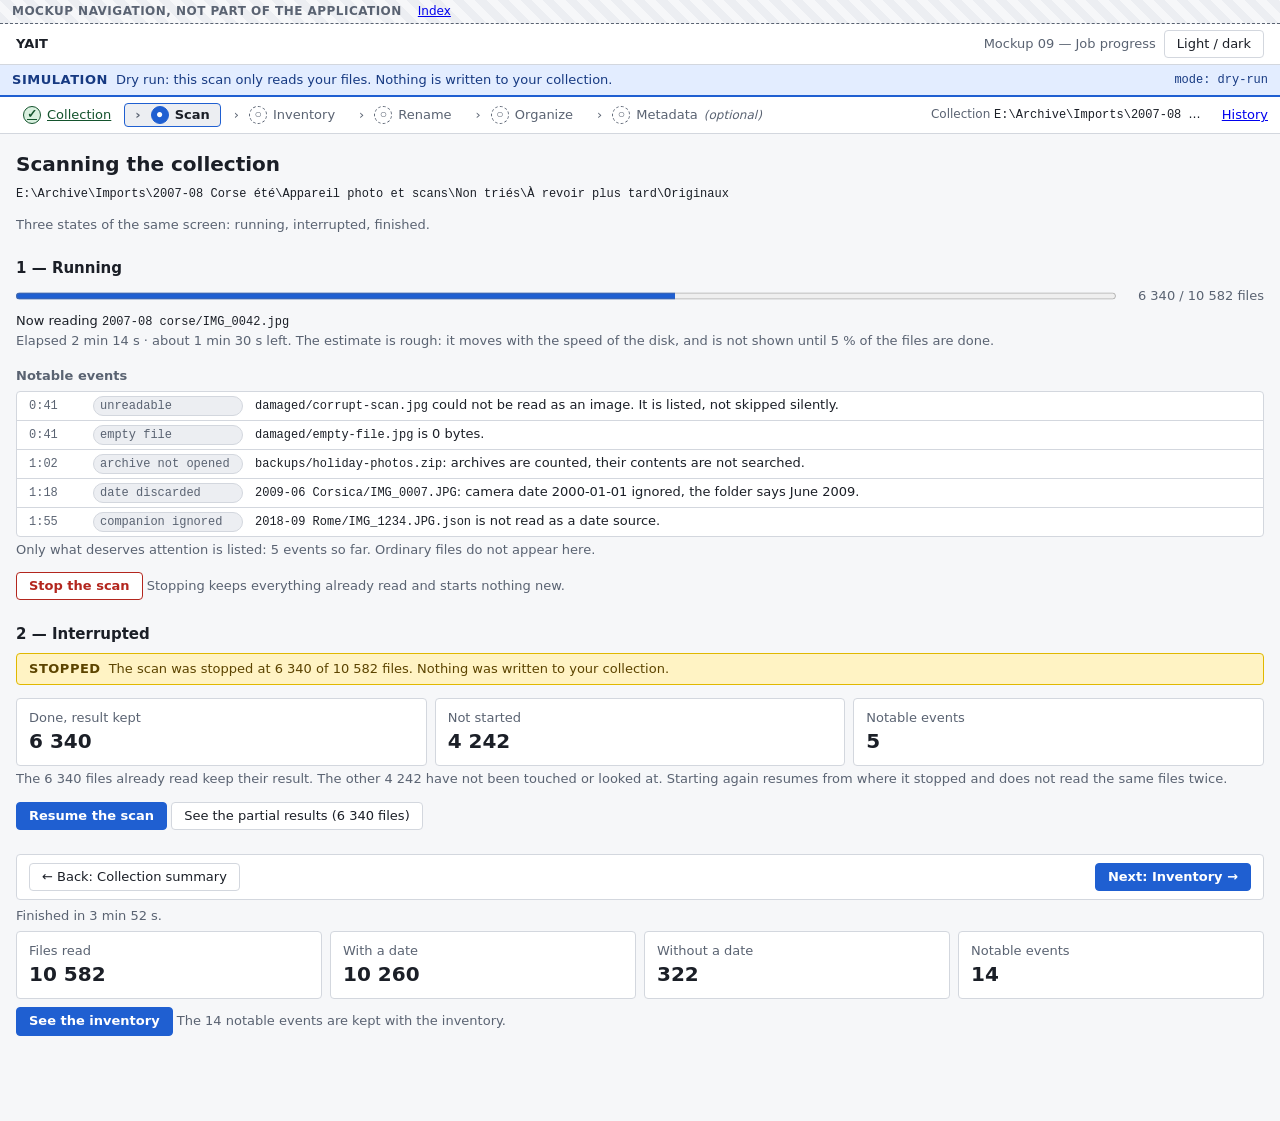
<file: docs/20-mockups/09-job-progress.html>
<!doctype html>
<html lang="en">
<head>
<meta charset="utf-8">
<meta name="viewport" content="width=device-width, initial-scale=1">
<title>YAIT — Job progress</title>
<link rel="stylesheet" href="assets/mockup.css">
<script type="module" src="assets/mockup.js"></script>
</head>
<body>
<nav class="mocknav" aria-label="Mockup navigation"><span class="label">Mockup navigation, not part of the application</span><a href="index.html">Index</a></nav>

<header class="topbar">
  <span class="brand">YAIT</span>
  <span class="muted">Mockup 09 — Job progress</span>
  <button class="btn" type="button" data-theme-toggle>Light / dark</button>
</header>

<div class="banner banner-sim" role="status" data-mode="dry-run">
  <span class="tag">Simulation</span>
  <span>Dry run: this scan only reads your files. Nothing is written to your collection.</span>
  <span class="spacer"></span>
  <span class="mono">mode: dry-run</span>
</div>
<nav class="stepper" aria-label="Steps"><ol><li class="done"><a href="02-collection-summary.html"><span class="mark">✓</span> Collection</a><span class="visually-hidden"> (done)</span></li><li class="current" aria-current="step"><span class="mark">●</span> Scan<span class="visually-hidden"> (current step)</span></li><li class="todo"><span class="mark">○</span> Inventory<span class="visually-hidden"> (not reached yet)</span></li><li class="todo"><span class="mark">○</span> Rename<span class="visually-hidden"> (not reached yet)</span></li><li class="todo"><span class="mark">○</span> Organize<span class="visually-hidden"> (not reached yet)</span></li><li class="todo"><span class="mark">○</span> Metadata <span class="opt">(optional)</span><span class="visually-hidden"> (not reached yet)</span></li></ol><span class="aside"><span class="context" title="E:\Archive\Imports\2007-08 Corse été"><span class="muted">Collection</span> <span class="mono">E:\Archive\Imports\2007-08 Corse été</span></span><a href="10-history-undo.html">History</a></span></nav>

<main class="page">

<h1>Scanning the collection</h1>
<p class="mono" style="overflow-wrap:anywhere;margin-top:0">E:\Archive\Imports\2007-08 Corse été\Appareil photo et scans\Non triés\À revoir plus tard\Originaux</p>
<p class="muted">Three states of the same screen: running, interrupted, finished.</p>

<!-- ===== Variant 1: running ===== -->
<h2>1 — Running</h2>
<div class="progress">
  <progress max="10582" value="6340" aria-label="Scan progress">60%</progress>
  <span class="label">6 340 / 10 582 files</span>
</div>
<p style="margin:6px 0 2px">Now reading <span class="mono">2007-08 corse/IMG_0042.jpg</span></p>
<p class="muted" style="margin:0">Elapsed 2 min 14 s · about 1 min 30 s left. The estimate is rough: it moves with the speed of the disk, and is not shown until 5 % of the files are done.</p>

<h3>Notable events</h3>
<ul class="log" aria-label="Notable events">
  <li><span class="time">0:41</span><span class="source">unreadable</span><span><span class="mono">damaged/corrupt-scan.jpg</span> could not be read as an image. It is listed, not skipped silently.</span></li>
  <li><span class="time">0:41</span><span class="source">empty file</span><span><span class="mono">damaged/empty-file.jpg</span> is 0 bytes.</span></li>
  <li><span class="time">1:02</span><span class="source">archive not opened</span><span><span class="mono">backups/holiday-photos.zip</span>: archives are counted, their contents are not searched.</span></li>
  <li><span class="time">1:18</span><span class="source">date discarded</span><span><span class="mono">2009-06 Corsica/IMG_0007.JPG</span>: camera date 2000-01-01 ignored, the folder says June 2009.</span></li>
  <li><span class="time">1:55</span><span class="source">companion ignored</span><span><span class="mono">2018-09 Rome/IMG_1234.JPG.json</span> is not read as a date source.</span></li>
</ul>
<p class="field-hint">Only what deserves attention is listed: 5 events so far. Ordinary files do not appear here.</p>

<p>
  <button class="btn btn-danger" type="button">Stop the scan</button>
  <span class="muted">Stopping keeps everything already read and starts nothing new.</span>
</p>

<!-- ===== Variant 2: interrupted ===== -->
<h2>2 — Interrupted</h2>
<div class="banner banner-warn" role="status">
  <span class="tag">Stopped</span>
  <span>The scan was stopped at 6 340 of 10 582 files. Nothing was written to your collection.</span>
</div>
<p></p>
<div class="cards">
  <div class="card"><div class="label">Done, result kept</div><div class="value">6 340</div></div>
  <div class="card"><div class="label">Not started</div><div class="value">4 242</div></div>
  <div class="card"><div class="label">Notable events</div><div class="value">5</div></div>
</div>
<p class="field-hint">The 6 340 files already read keep their result. The other 4 242 have not been touched or looked at.
  Starting again resumes from where it stopped and does not read the same files twice.</p>
<p>
  <button class="btn btn-primary" type="button">Resume the scan</button>
  <a class="btn" href="03-inventory.html">See the partial results (6 340 files)</a>
</p>

<!-- ===== Variant 3: finished ===== -->
<h2>3 — Finished</h2>
<div class="progress">
  <progress max="10582" value="10582" aria-label="Scan progress">100%</progress>
  <span class="label">10 582 / 10 582 files</span>
</div>
<p class="muted" style="margin:6px 0">Finished in 3 min 52 s.</p>
<div class="cards">
  <div class="card"><div class="label">Files read</div><div class="value">10 582</div></div>
  <div class="card"><div class="label">With a date</div><div class="value">10 260</div></div>
  <div class="card"><div class="label">Without a date</div><div class="value">322</div></div>
  <div class="card"><div class="label">Notable events</div><div class="value">14</div></div>
</div>
<p style="margin-top:var(--gap)">
  <a class="btn btn-primary" href="03-inventory.html">See the inventory</a>
  <span class="muted">The 14 notable events are kept with the inventory.</span>
</p>

<div class="stepbar"><a class="btn" href="02-collection-summary.html">← Back: Collection summary</a><span class="spacer"></span><a class="btn btn-primary" href="03-inventory.html">Next: Inventory →</a></div>
</main>
</body>
</html>
</file>
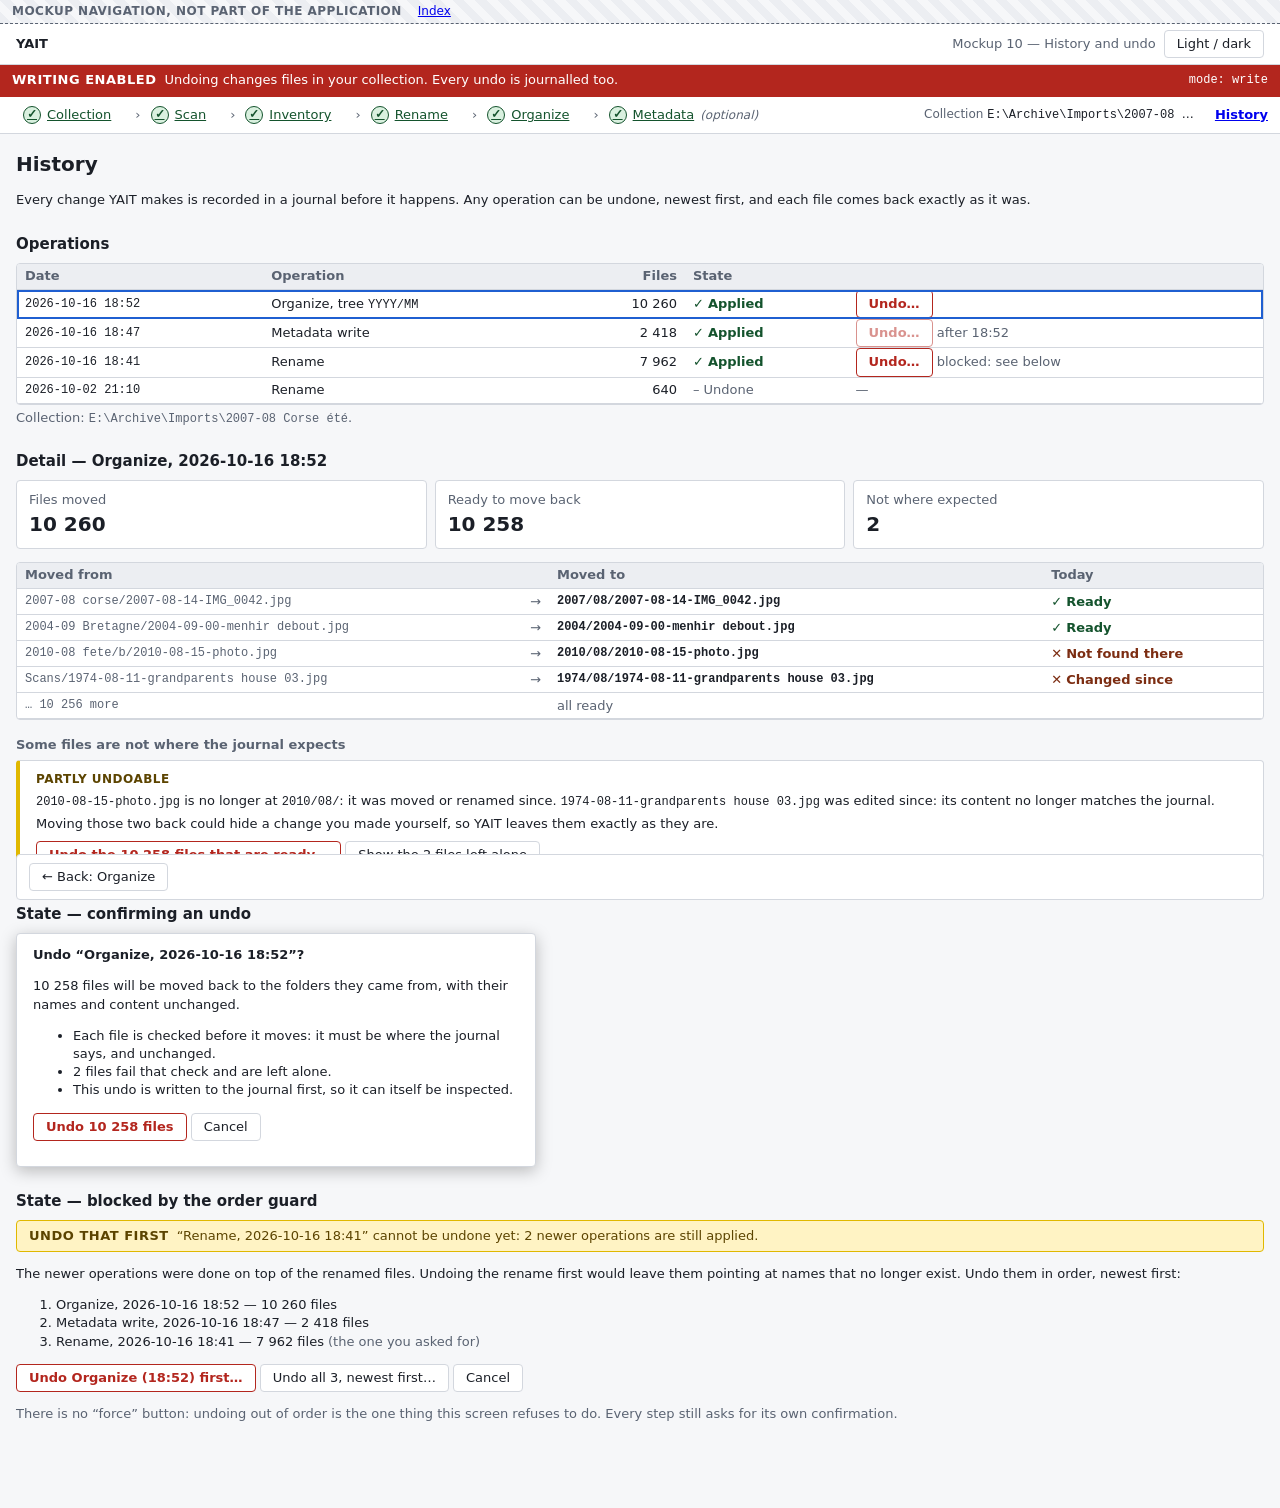
<file: docs/20-mockups/10-history-undo.html>
<!doctype html>
<html lang="en">
<head>
<meta charset="utf-8">
<meta name="viewport" content="width=device-width, initial-scale=1">
<title>YAIT — History and undo</title>
<link rel="stylesheet" href="assets/mockup.css">
<script type="module" src="assets/mockup.js"></script>
</head>
<body>
<nav class="mocknav" aria-label="Mockup navigation"><span class="label">Mockup navigation, not part of the application</span><a href="index.html">Index</a></nav>

<header class="topbar">
  <span class="brand">YAIT</span>
  <span class="muted">Mockup 10 — History and undo</span>
  <button class="btn" type="button" data-theme-toggle>Light / dark</button>
</header>

<div class="banner banner-sim" role="status" data-mode="write">
  <span class="tag">Writing enabled</span>
  <span>Undoing changes files in your collection. Every undo is journalled too.</span>
  <span class="spacer"></span>
  <span class="mono">mode: write</span>
</div>
<nav class="stepper" aria-label="Steps"><ol><li class="done"><a href="02-collection-summary.html"><span class="mark">✓</span> Collection</a><span class="visually-hidden"> (done)</span></li><li class="done"><a href="09-job-progress.html"><span class="mark">✓</span> Scan</a><span class="visually-hidden"> (done)</span></li><li class="done"><a href="03-inventory.html"><span class="mark">✓</span> Inventory</a><span class="visually-hidden"> (done)</span></li><li class="done"><a href="05-rename-plan.html"><span class="mark">✓</span> Rename</a><span class="visually-hidden"> (done)</span></li><li class="done"><a href="07-organize.html"><span class="mark">✓</span> Organize</a><span class="visually-hidden"> (done)</span></li><li class="done"><a href="08-metadata-editor.html"><span class="mark">✓</span> Metadata</a> <span class="opt">(optional)</span><span class="visually-hidden"> (done)</span></li></ol><span class="aside"><span class="context" title="E:\Archive\Imports\2007-08 Corse été"><span class="muted">Collection</span> <span class="mono">E:\Archive\Imports\2007-08 Corse été</span></span><a href="10-history-undo.html" aria-current="page">History</a></span></nav>

<main class="page">

<h1>History</h1>
<p>Every change YAIT makes is recorded in a journal before it happens. Any operation can be undone, newest first,
and each file comes back exactly as it was.</p>

<h2>Operations</h2>
<div class="grid-wrap">
  <table class="grid">
    <thead>
      <tr><th>Date</th><th>Operation</th><th class="num">Files</th><th>State</th><th></th></tr>
    </thead>
    <tbody>
      <tr aria-selected="true">
        <td class="mono">2026-10-16 18:52</td><td>Organize, tree <span class="mono">YYYY/MM</span></td><td class="num">10 260</td>
        <td><span class="cstate cstate-kept">Applied</span></td>
        <td><button class="btn btn-danger" type="button">Undo…</button></td>
      </tr>
      <tr>
        <td class="mono">2026-10-16 18:47</td><td>Metadata write</td><td class="num">2 418</td>
        <td><span class="cstate cstate-kept">Applied</span></td>
        <td><button class="btn btn-danger" type="button" disabled>Undo…</button> <span class="muted">after 18:52</span></td>
      </tr>
      <tr>
        <td class="mono">2026-10-16 18:41</td><td>Rename</td><td class="num">7 962</td>
        <td><span class="cstate cstate-kept">Applied</span></td>
        <td><button class="btn btn-danger" type="button">Undo…</button> <span class="muted">blocked: see below</span></td>
      </tr>
      <tr>
        <td class="mono">2026-10-02 21:10</td><td>Rename</td><td class="num">640</td>
        <td><span class="cstate cstate-absent">Undone</span></td>
        <td class="muted">—</td>
      </tr>
    </tbody>
  </table>
</div>
<p class="field-hint">Collection: <span class="mono">E:\Archive\Imports\2007-08 Corse été</span>.</p>

<!-- ===== Detail of one operation ===== -->
<h2>Detail — Organize, 2026-10-16 18:52</h2>
<div class="cards">
  <div class="card"><div class="label">Files moved</div><div class="value">10 260</div></div>
  <div class="card"><div class="label">Ready to move back</div><div class="value">10 258</div></div>
  <div class="card"><div class="label">Not where expected</div><div class="value">2</div></div>
</div>
<p></p>
<div class="grid-wrap">
  <table class="grid">
    <thead>
      <tr><th>Moved from</th><th></th><th>Moved to</th><th>Today</th></tr>
    </thead>
    <tbody>
      <tr>
        <td class="mono before">2007-08 corse/2007-08-14-IMG_0042.jpg</td><td class="arrow">→</td>
        <td class="mono after">2007/08/2007-08-14-IMG_0042.jpg</td><td><span class="cstate cstate-kept">Ready</span></td>
      </tr>
      <tr>
        <td class="mono before">2004-09 Bretagne/2004-09-00-menhir debout.jpg</td><td class="arrow">→</td>
        <td class="mono after">2004/2004-09-00-menhir debout.jpg</td><td><span class="cstate cstate-kept">Ready</span></td>
      </tr>
      <tr>
        <td class="mono before">2010-08 fete/b/2010-08-15-photo.jpg</td><td class="arrow">→</td>
        <td class="mono after">2010/08/2010-08-15-photo.jpg</td><td><span class="cstate cstate-dropped">Not found there</span></td>
      </tr>
      <tr>
        <td class="mono before">Scans/1974-08-11-grandparents house 03.jpg</td><td class="arrow">→</td>
        <td class="mono after">1974/08/1974-08-11-grandparents house 03.jpg</td><td><span class="cstate cstate-dropped">Changed since</span></td>
      </tr>
      <tr>
        <td class="mono before">… 10 256 more</td><td class="arrow"></td><td class="muted">all ready</td><td></td>
      </tr>
    </tbody>
  </table>
</div>

<h3>Some files are not where the journal expects</h3>
<div class="state state-warn">
  <div class="kind">Partly undoable</div>
  <p><span class="mono">2010-08-15-photo.jpg</span> is no longer at <span class="mono">2010/08/</span>: it was moved or renamed since.
    <span class="mono">1974-08-11-grandparents house 03.jpg</span> was edited since: its content no longer matches the journal.</p>
  <p>Moving those two back could hide a change you made yourself, so YAIT leaves them exactly as they are.</p>
  <p class="next">
    <button class="btn btn-danger" type="button">Undo the 10 258 files that are ready…</button>
    <a class="btn" href="#">Show the 2 files left alone</a>
  </p>
</div>

<!-- ===== Confirmation ===== -->
<h2>State — confirming an undo</h2>
<div class="dialog" role="dialog" aria-label="Confirm undo">
  <h3 style="margin-top:0;color:var(--text)">Undo “Organize, 2026-10-16 18:52”?</h3>
  <p>10 258 files will be moved back to the folders they came from, with their names and content unchanged.</p>
  <ul>
    <li>Each file is checked before it moves: it must be where the journal says, and unchanged.</li>
    <li>2 files fail that check and are left alone.</li>
    <li>This undo is written to the journal first, so it can itself be inspected.</li>
  </ul>
  <p>
    <button class="btn btn-danger" type="button">Undo 10 258 files</button>
    <button class="btn" type="button">Cancel</button>
  </p>
</div>

<!-- ===== Order guard ===== -->
<h2>State — blocked by the order guard</h2>
<div class="banner banner-warn" role="alert">
  <span class="tag">Undo that first</span>
  <span>“Rename, 2026-10-16 18:41” cannot be undone yet: 2 newer operations are still applied.</span>
</div>
<p>The newer operations were done on top of the renamed files. Undoing the rename first would leave them pointing at names
  that no longer exist. Undo them in order, newest first:</p>
<ol>
  <li>Organize, 2026-10-16 18:52 — 10 260 files</li>
  <li>Metadata write, 2026-10-16 18:47 — 2 418 files</li>
  <li>Rename, 2026-10-16 18:41 — 7 962 files <span class="muted">(the one you asked for)</span></li>
</ol>
<p>
  <button class="btn btn-danger" type="button">Undo Organize (18:52) first…</button>
  <button class="btn" type="button">Undo all 3, newest first…</button>
  <button class="btn" type="button">Cancel</button>
</p>
<p class="field-hint">There is no “force” button: undoing out of order is the one thing this screen refuses to do.
  Every step still asks for its own confirmation.</p>

<div class="stepbar"><a class="btn" href="07-organize.html">← Back: Organize</a><span class="spacer"></span></div>
</main>
</body>
</html>
</file>
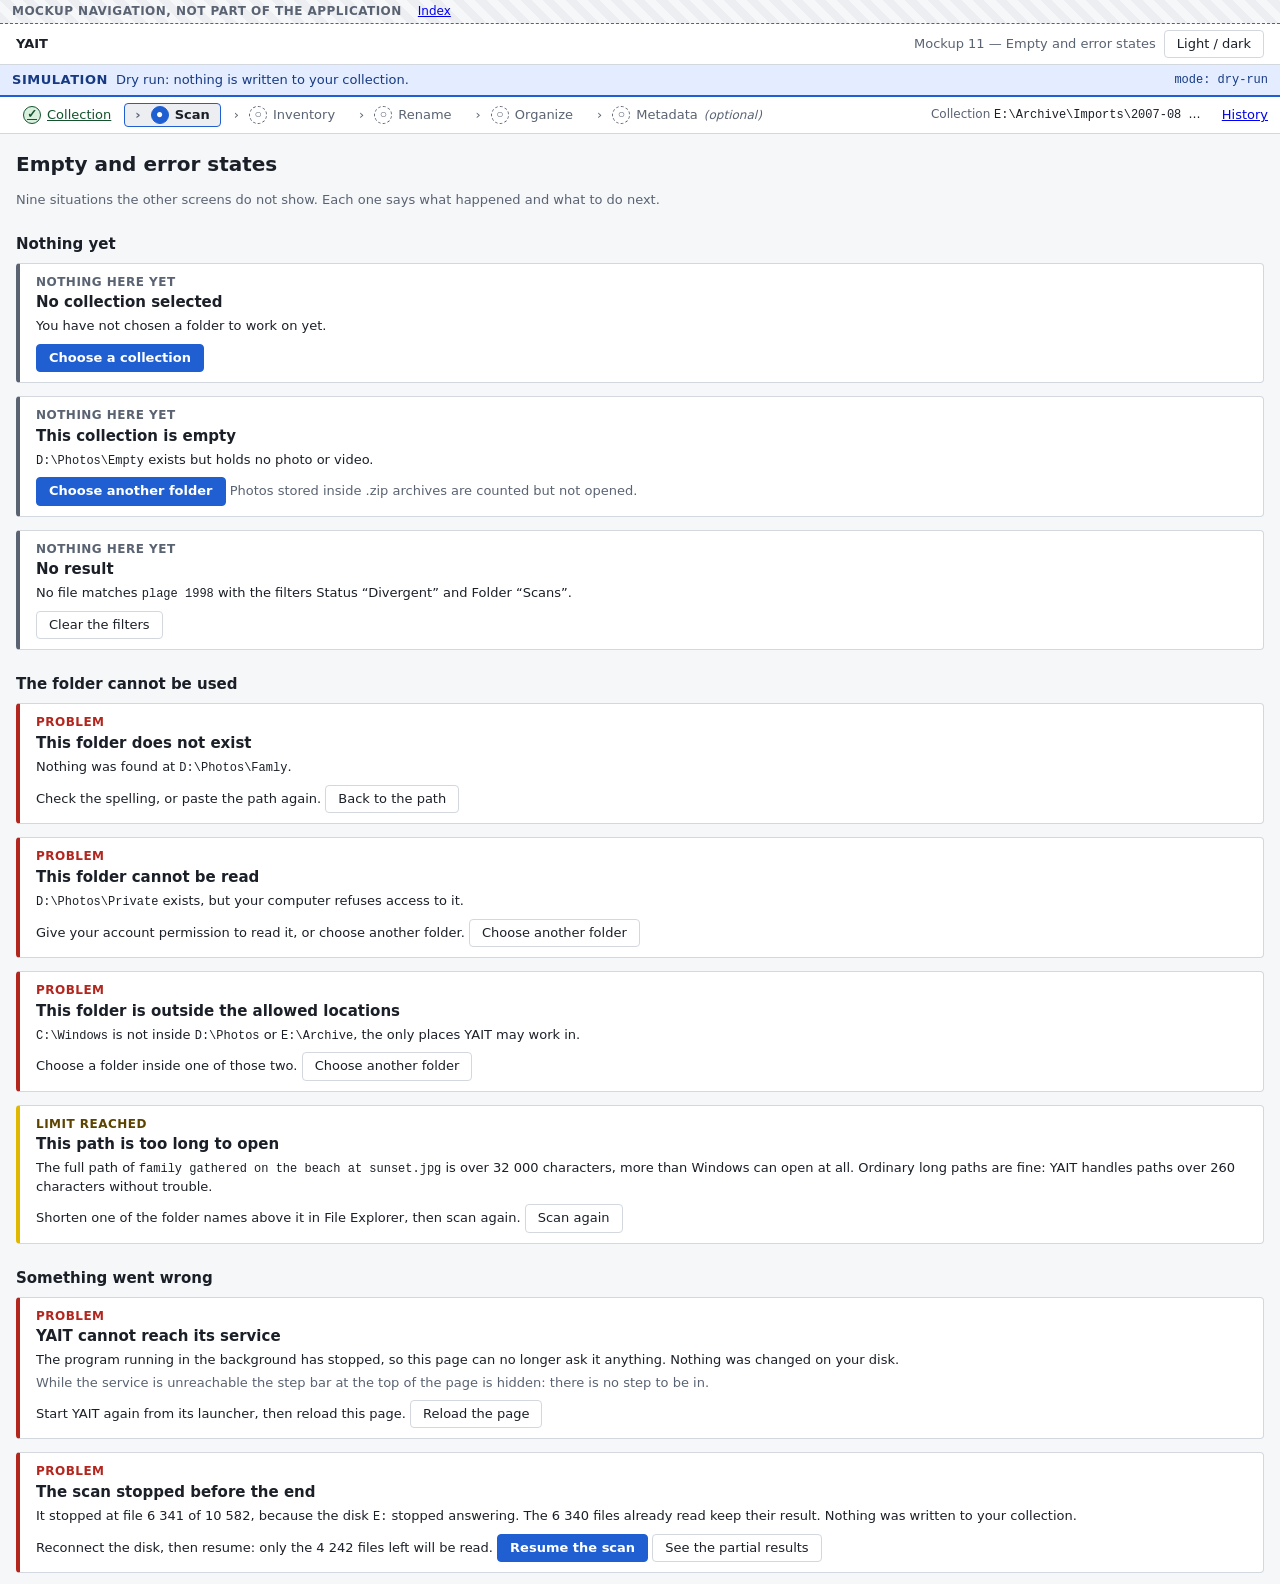
<file: docs/20-mockups/11-states.html>
<!doctype html>
<html lang="en">
<head>
<meta charset="utf-8">
<meta name="viewport" content="width=device-width, initial-scale=1">
<title>YAIT — Empty and error states</title>
<link rel="stylesheet" href="assets/mockup.css">
<script type="module" src="assets/mockup.js"></script>
</head>
<body>
<nav class="mocknav" aria-label="Mockup navigation"><span class="label">Mockup navigation, not part of the application</span><a href="index.html">Index</a></nav>

<header class="topbar">
  <span class="brand">YAIT</span>
  <span class="muted">Mockup 11 — Empty and error states</span>
  <button class="btn" type="button" data-theme-toggle>Light / dark</button>
</header>

<div class="banner banner-sim" role="status" data-mode="dry-run">
  <span class="tag">Simulation</span>
  <span>Dry run: nothing is written to your collection.</span>
  <span class="spacer"></span>
  <span class="mono">mode: dry-run</span>
</div>
<nav class="stepper" aria-label="Steps"><ol><li class="done"><a href="02-collection-summary.html"><span class="mark">✓</span> Collection</a><span class="visually-hidden"> (done)</span></li><li class="current" aria-current="step"><span class="mark">●</span> Scan<span class="visually-hidden"> (current step)</span></li><li class="todo"><span class="mark">○</span> Inventory<span class="visually-hidden"> (not reached yet)</span></li><li class="todo"><span class="mark">○</span> Rename<span class="visually-hidden"> (not reached yet)</span></li><li class="todo"><span class="mark">○</span> Organize<span class="visually-hidden"> (not reached yet)</span></li><li class="todo"><span class="mark">○</span> Metadata <span class="opt">(optional)</span><span class="visually-hidden"> (not reached yet)</span></li></ol><span class="aside"><span class="context" title="E:\Archive\Imports\2007-08 Corse été"><span class="muted">Collection</span> <span class="mono">E:\Archive\Imports\2007-08 Corse été</span></span><a href="10-history-undo.html">History</a></span></nav>

<main class="page">

<h1>Empty and error states</h1>
<p class="muted">Nine situations the other screens do not show. Each one says what happened and what to do next.</p>

<h2>Nothing yet</h2>

<div class="state">
  <div class="kind">Nothing here yet</div>
  <h3>No collection selected</h3>
  <p>You have not chosen a folder to work on yet.</p>
  <p class="next"><a class="btn btn-primary" href="01-home.html">Choose a collection</a></p>
</div>
<p></p>
<div class="state">
  <div class="kind">Nothing here yet</div>
  <h3>This collection is empty</h3>
  <p><span class="mono">D:\Photos\Empty</span> exists but holds no photo or video.</p>
  <p class="next"><a class="btn btn-primary" href="01-home.html">Choose another folder</a>
    <span class="muted">Photos stored inside .zip archives are counted but not opened.</span></p>
</div>
<p></p>
<div class="state">
  <div class="kind">Nothing here yet</div>
  <h3>No result</h3>
  <p>No file matches <span class="mono">plage 1998</span> with the filters Status “Divergent” and Folder “Scans”.</p>
  <p class="next"><button class="btn" type="button">Clear the filters</button></p>
</div>

<h2>The folder cannot be used</h2>

<div class="state state-error">
  <div class="kind">Problem</div>
  <h3>This folder does not exist</h3>
  <p>Nothing was found at <span class="mono">D:\Photos\Famly</span>.</p>
  <p class="next">Check the spelling, or paste the path again. <button class="btn" type="button">Back to the path</button></p>
</div>
<p></p>
<div class="state state-error">
  <div class="kind">Problem</div>
  <h3>This folder cannot be read</h3>
  <p><span class="mono">D:\Photos\Private</span> exists, but your computer refuses access to it.</p>
  <p class="next">Give your account permission to read it, or choose another folder. <button class="btn" type="button">Choose another folder</button></p>
</div>
<p></p>
<div class="state state-error">
  <div class="kind">Problem</div>
  <h3>This folder is outside the allowed locations</h3>
  <p><span class="mono">C:\Windows</span> is not inside <span class="mono">D:\Photos</span> or <span class="mono">E:\Archive</span>, the only places YAIT may work in.</p>
  <p class="next">Choose a folder inside one of those two. <button class="btn" type="button">Choose another folder</button></p>
</div>
<p></p>
<div class="state state-warn">
  <div class="kind">Limit reached</div>
  <h3>This path is too long to open</h3>
  <p>The full path of <span class="mono">family gathered on the beach at sunset.jpg</span> is over 32 000 characters, more than Windows can open at all.
    Ordinary long paths are fine: YAIT handles paths over 260 characters without trouble.</p>
  <p class="next">Shorten one of the folder names above it in File Explorer, then scan again. <button class="btn" type="button">Scan again</button></p>
</div>

<h2>Something went wrong</h2>

<div class="state state-error">
  <div class="kind">Problem</div>
  <h3>YAIT cannot reach its service</h3>
  <p>The program running in the background has stopped, so this page can no longer ask it anything. Nothing was changed on your disk.</p>
  <p class="muted">While the service is unreachable the step bar at the top of the page is hidden: there is no step to be in.</p>
  <p class="next">Start YAIT again from its launcher, then reload this page. <button class="btn" type="button">Reload the page</button></p>
</div>
<p></p>
<div class="state state-error">
  <div class="kind">Problem</div>
  <h3>The scan stopped before the end</h3>
  <p>It stopped at file 6 341 of 10 582, because the disk <span class="mono">E:</span> stopped answering. The 6 340 files already read keep their result.
    Nothing was written to your collection.</p>
  <p class="next">Reconnect the disk, then resume: only the 4 242 files left will be read.
    <a class="btn btn-primary" href="09-job-progress.html">Resume the scan</a>
    <a class="btn" href="03-inventory.html">See the partial results</a></p>
</div>

</main>
</body>
</html>
</file>
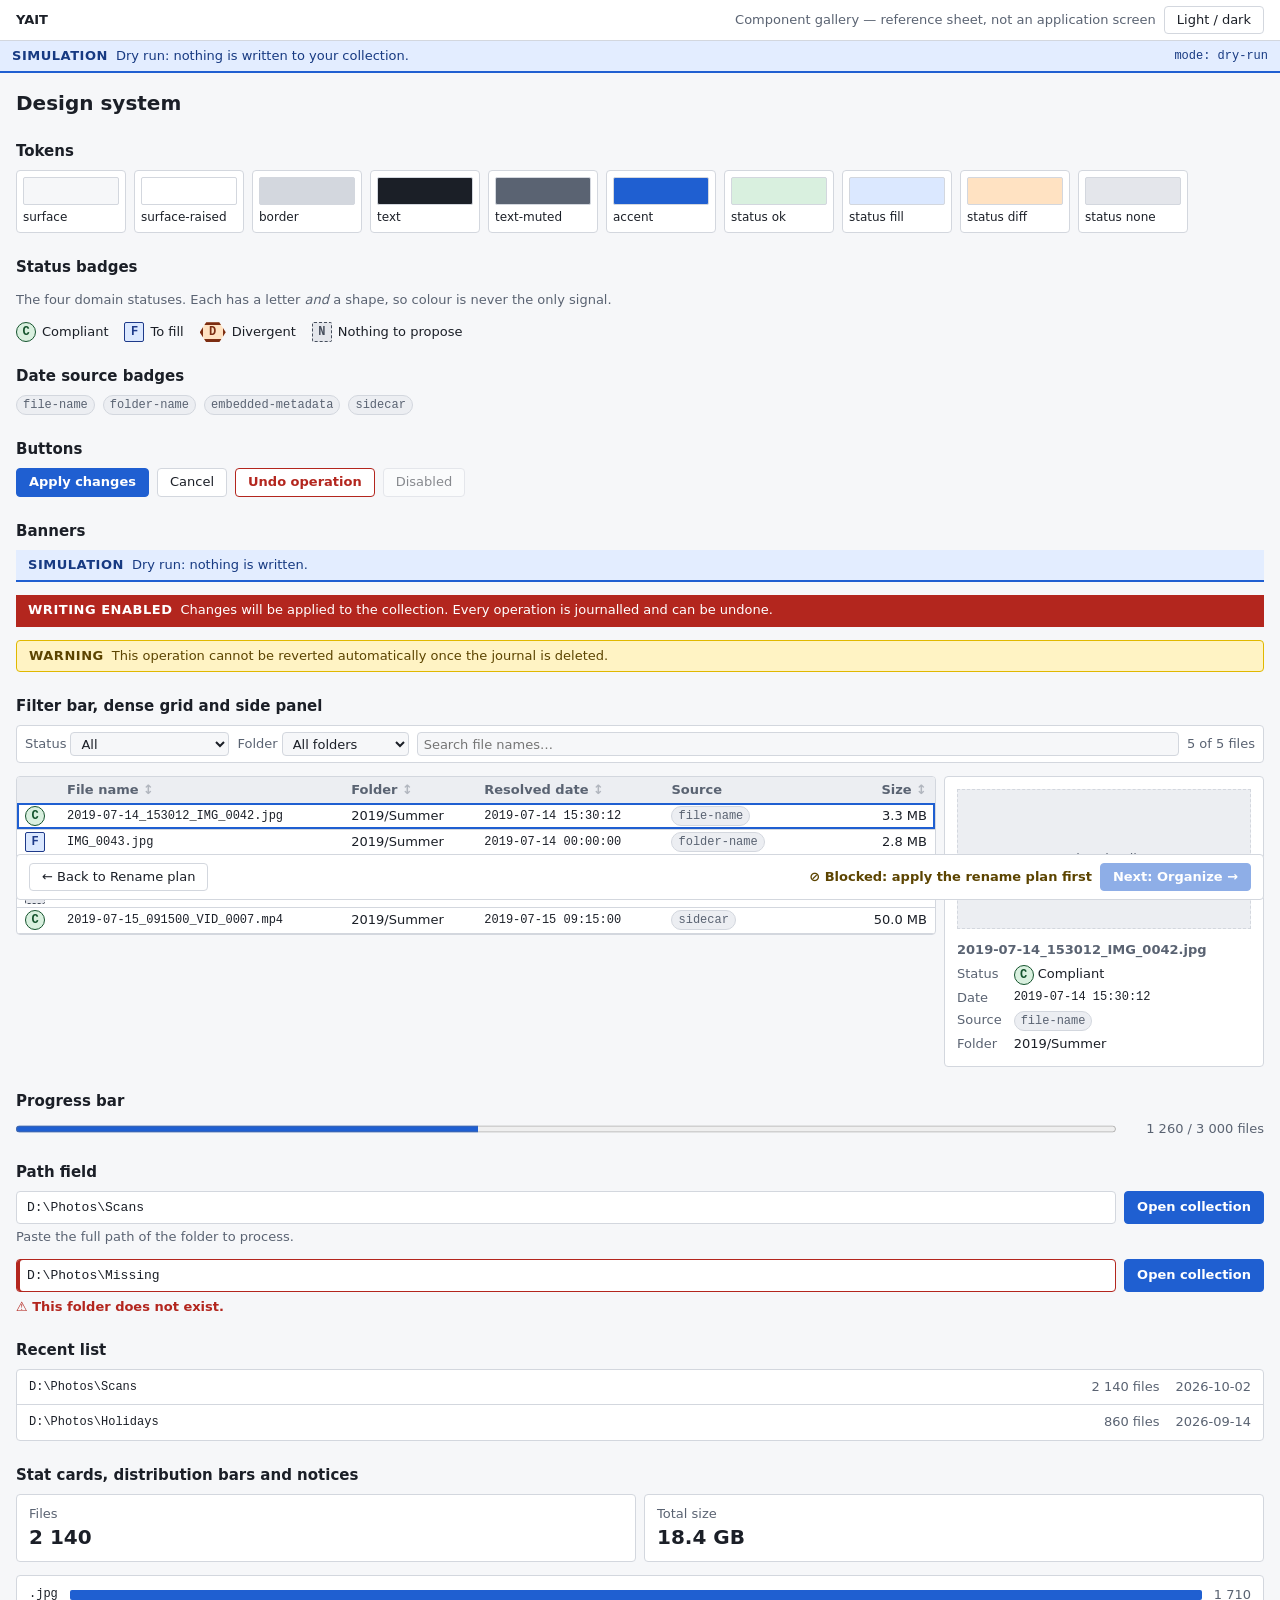
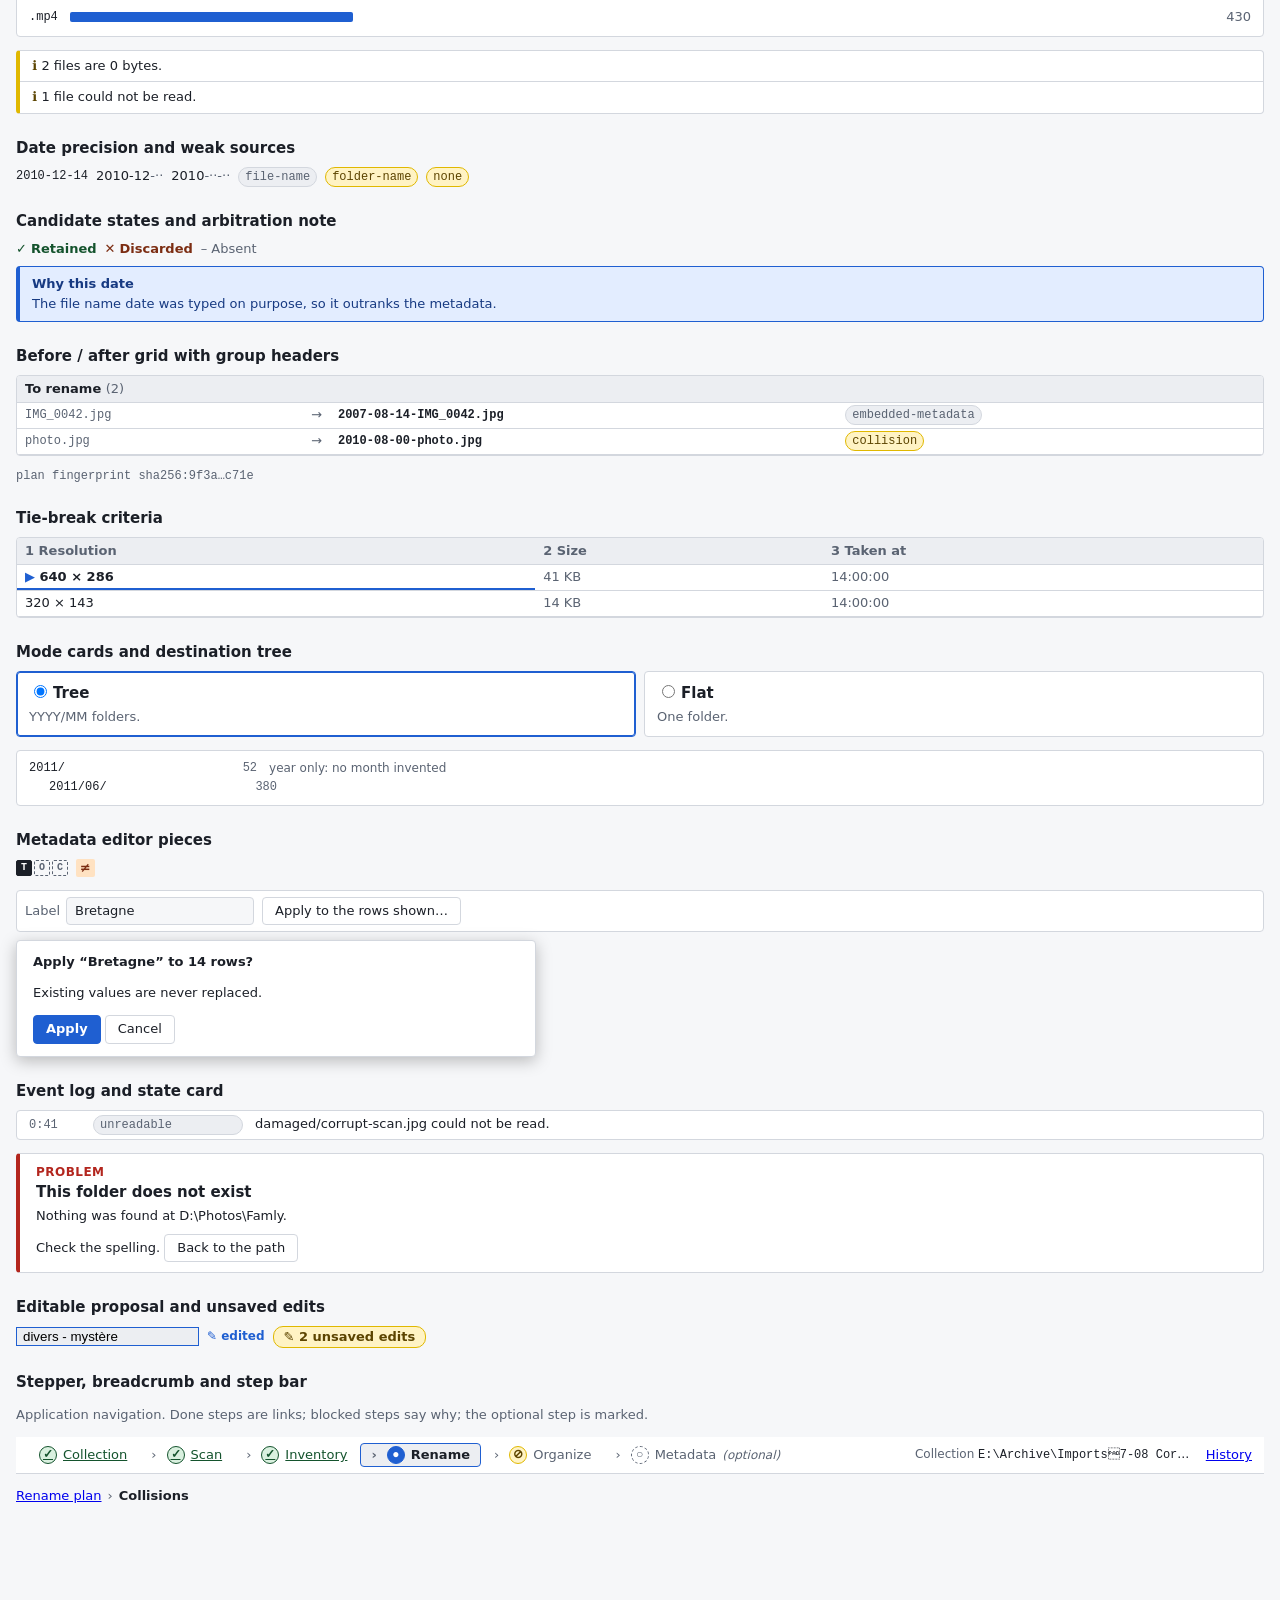
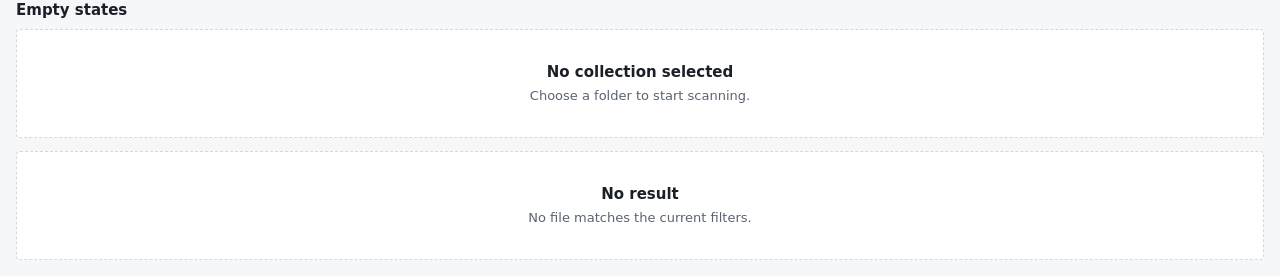
<file: docs/20-mockups/components.html>
<!doctype html>
<html lang="en">
<head>
<meta charset="utf-8">
<meta name="viewport" content="width=device-width, initial-scale=1">
<title>YAIT — Component gallery</title>
<link rel="stylesheet" href="assets/mockup.css">
<script type="module" src="assets/mockup.js"></script>
</head>
<body>

<header class="topbar">
  <span class="brand">YAIT</span>
  <span class="muted">Component gallery — reference sheet, not an application screen</span>
  <button class="btn" type="button" data-theme-toggle>Light / dark</button>
</header>

<div class="banner banner-sim" role="status" data-mode="dry-run">
  <span class="tag">Simulation</span>
  <span>Dry run: nothing is written to your collection.</span>
  <span class="spacer"></span>
  <span class="mono">mode: dry-run</span>
</div>

<main class="page">

<h1>Design system</h1>

<h2>Tokens</h2>
<div class="swatches">
  <div class="swatch"><i style="background:var(--surface)"></i>surface</div>
  <div class="swatch"><i style="background:var(--surface-raised)"></i>surface-raised</div>
  <div class="swatch"><i style="background:var(--border)"></i>border</div>
  <div class="swatch"><i style="background:var(--text)"></i>text</div>
  <div class="swatch"><i style="background:var(--text-muted)"></i>text-muted</div>
  <div class="swatch"><i style="background:var(--accent)"></i>accent</div>
  <div class="swatch"><i style="background:var(--st-ok-bg)"></i>status ok</div>
  <div class="swatch"><i style="background:var(--st-fill-bg)"></i>status fill</div>
  <div class="swatch"><i style="background:var(--st-diff-bg)"></i>status diff</div>
  <div class="swatch"><i style="background:var(--st-none-bg)"></i>status none</div>
</div>

<h2>Status badges</h2>
<p class="muted">The four domain statuses. Each has a letter <em>and</em> a shape, so colour is never the only signal.</p>
<div class="legend">
  <span><span class="status status-ok" title="Compliant">C</span> Compliant</span>
  <span><span class="status status-fill" title="To fill">F</span> To fill</span>
  <span><span class="status status-diff" title="Divergent">D</span> Divergent</span>
  <span><span class="status status-none" title="Nothing to propose">N</span> Nothing to propose</span>
</div>

<h2>Date source badges</h2>
<div class="row">
  <span class="source">file-name</span>
  <span class="source">folder-name</span>
  <span class="source">embedded-metadata</span>
  <span class="source">sidecar</span>
</div>

<h2>Buttons</h2>
<div class="row">
  <button class="btn btn-primary" type="button">Apply changes</button>
  <button class="btn" type="button">Cancel</button>
  <button class="btn btn-danger" type="button">Undo operation</button>
  <button class="btn" type="button" disabled>Disabled</button>
</div>

<h2>Banners</h2>
<div class="banner banner-sim" style="position:static" data-mode="dry-run">
  <span class="tag">Simulation</span><span>Dry run: nothing is written.</span>
</div>
<p></p>
<div class="banner banner-sim" style="position:static" data-mode="write">
  <span class="tag">Writing enabled</span><span>Changes will be applied to the collection. Every operation is journalled and can be undone.</span>
</div>
<p></p>
<div class="banner banner-warn" role="alert">
  <span class="tag">Warning</span><span>This operation cannot be reverted automatically once the journal is deleted.</span>
</div>

<h2>Filter bar, dense grid and side panel</h2>
<div class="filters">
  <label>Status
    <select aria-label="Status">
      <option>All</option><option>Compliant</option><option>To fill</option><option>Divergent</option><option>Nothing to propose</option>
    </select>
  </label>
  <label>Folder
    <select aria-label="Folder"><option>All folders</option><option>2019/Summer</option></select>
  </label>
  <input type="search" placeholder="Search file names…" aria-label="Search">
  <span class="spacer muted">5 of 5 files</span>
</div>
<p></p>
<div class="layout">
  <div class="main grid-wrap">
    <table class="grid">
      <thead>
        <tr>
          <th style="width:32px"><span class="visually-hidden">Status</span></th>
          <th data-sort>File name</th>
          <th data-sort>Folder</th>
          <th data-sort>Resolved date</th>
          <th>Source</th>
          <th class="num" data-sort>Size</th>
        </tr>
      </thead>
      <tbody>
        <tr aria-selected="true">
          <td><span class="status status-ok">C</span></td>
          <td class="mono">2019-07-14_153012_IMG_0042.jpg</td>
          <td>2019/Summer</td>
          <td class="mono">2019-07-14 15:30:12</td>
          <td><span class="source">file-name</span></td>
          <td class="num" data-value="3482112">3.3 MB</td>
        </tr>
        <tr>
          <td><span class="status status-fill">F</span></td>
          <td class="mono">IMG_0043.jpg</td>
          <td>2019/Summer</td>
          <td class="mono">2019-07-14 00:00:00</td>
          <td><span class="source">folder-name</span></td>
          <td class="num" data-value="2901004">2.8 MB</td>
        </tr>
        <tr>
          <td><span class="status status-diff">D</span></td>
          <td class="mono">2018-12-25_holiday.jpg</td>
          <td>2019/Summer</td>
          <td class="mono">2018-12-25 12:00:00</td>
          <td><span class="source">embedded-metadata</span></td>
          <td class="num" data-value="4120330">3.9 MB</td>
        </tr>
        <tr>
          <td><span class="status status-none">N</span></td>
          <td class="mono">scan_0001.tif</td>
          <td>2019/Summer</td>
          <td class="muted">—</td>
          <td class="muted">—</td>
          <td class="num" data-value="18220341">17.4 MB</td>
        </tr>
        <tr>
          <td><span class="status status-ok">C</span></td>
          <td class="mono">2019-07-15_091500_VID_0007.mp4</td>
          <td>2019/Summer</td>
          <td class="mono">2019-07-15 09:15:00</td>
          <td><span class="source">sidecar</span></td>
          <td class="num" data-value="52428800">50.0 MB</td>
        </tr>
      </tbody>
    </table>
  </div>
  <aside class="side-panel" aria-label="Media detail">
    <div class="thumb">thumbnail</div>
    <h3>2019-07-14_153012_IMG_0042.jpg</h3>
    <dl>
      <dt>Status</dt><dd><span class="status status-ok">C</span> Compliant</dd>
      <dt>Date</dt><dd class="mono">2019-07-14 15:30:12</dd>
      <dt>Source</dt><dd><span class="source">file-name</span></dd>
      <dt>Folder</dt><dd>2019/Summer</dd>
    </dl>
  </aside>
</div>

<h2>Progress bar</h2>
<div class="progress">
  <progress max="100" value="42" aria-label="Scan progress">42%</progress>
  <span class="label">1 260 / 3 000 files</span>
</div>

<h2>Path field</h2>
<div class="path-field">
  <input type="text" value="D:\Photos\Scans" aria-label="Collection path">
  <button class="btn btn-primary" type="button">Open collection</button>
</div>
<p class="field-hint">Paste the full path of the folder to process.</p>
<p></p>
<div class="path-field">
  <input type="text" value="D:\Photos\Missing" aria-label="Collection path" aria-invalid="true">
  <button class="btn btn-primary" type="button">Open collection</button>
</div>
<p class="field-error">This folder does not exist.</p>

<h2>Recent list</h2>
<ul class="recent">
  <li><span class="path">D:\Photos\Scans</span><span class="meta">2 140 files</span><span class="meta">2026-10-02</span></li>
  <li><span class="path">D:\Photos\Holidays</span><span class="meta">860 files</span><span class="meta">2026-09-14</span></li>
</ul>

<h2>Stat cards, distribution bars and notices</h2>
<div class="cards">
  <div class="card"><div class="label">Files</div><div class="value">2 140</div></div>
  <div class="card"><div class="label">Total size</div><div class="value">18.4 GB</div></div>
</div>
<p></p>
<dl class="bars">
  <dt>.jpg</dt><dd><span class="bar" style="width:100%"></span></dd><dd class="count">1 710</dd>
  <dt>.mp4</dt><dd><span class="bar" style="width:25%"></span></dd><dd class="count">430</dd>
</dl>
<p></p>
<ul class="notice">
  <li>2 files are 0 bytes.</li>
  <li>1 file could not be read.</li>
</ul>

<h2>Date precision and weak sources</h2>
<div class="row">
  <span class="mono">2010-12-14</span>
  <span class="prec">2010-12<i>-··</i></span>
  <span class="prec">2010<i>-··-··</i></span>
  <span class="source">file-name</span>
  <span class="source source-weak">folder-name</span>
  <span class="source source-weak">none</span>
</div>

<h2>Candidate states and arbitration note</h2>
<div class="row">
  <span class="cstate cstate-kept">Retained</span>
  <span class="cstate cstate-dropped">Discarded</span>
  <span class="cstate cstate-absent">Absent</span>
</div>
<div class="why"><strong>Why this date</strong>The file name date was typed on purpose, so it outranks the metadata.</div>

<h2>Before / after grid with group headers</h2>
<div class="grid-wrap"><table class="grid"><tbody>
  <tr class="group"><th colspan="4">To rename <span class="count">(2)</span></th></tr>
  <tr><td class="mono before">IMG_0042.jpg</td><td class="arrow">→</td><td class="mono after">2007-08-14-IMG_0042.jpg</td><td><span class="source">embedded-metadata</span></td></tr>
  <tr><td class="mono before">photo.jpg</td><td class="arrow">→</td><td class="mono after">2010-08-00-photo.jpg</td><td><span class="source source-weak">collision</span></td></tr>
</tbody></table></div>
<p class="fingerprint">plan fingerprint sha256:9f3a…c71e</p>

<h2>Tie-break criteria</h2>
<div class="grid-wrap"><table class="grid"><thead><tr><th>1 Resolution</th><th>2 Size</th><th>3 Taken at</th></tr></thead><tbody>
  <tr><td class="decisive">640 × 286</td><td class="tied">41 KB</td><td class="tied">14:00:00</td></tr>
  <tr><td>320 × 143</td><td class="tied">14 KB</td><td class="tied">14:00:00</td></tr>
</tbody></table></div>

<h2>Mode cards and destination tree</h2>
<div class="mode-cards">
  <label class="mode-card"><input type="radio" name="demo" checked><strong>Tree</strong><p>YYYY/MM folders.</p></label>
  <label class="mode-card"><input type="radio" name="demo"><strong>Flat</strong><p>One folder.</p></label>
</div>
<p></p>
<ul class="tree"><li><span>2011/</span><span class="count">52</span><span class="note">year only: no month invented</span></li><li class="nested"><ul><li><span>2011/06/</span><span class="count">380</span><span class="note"></span></li></ul></li></ul>

<h2>Metadata editor pieces</h2>
<div class="row">
  <span class="toc"><span class="toc-pill on">T</span><span class="toc-pill">O</span><span class="toc-pill">C</span></span>
  <span class="mismatch">≠</span>
</div>
<p></p>
<div class="bulk"><label>Label <input type="text" value="Bretagne"></label><button class="btn" type="button">Apply to the rows shown…</button></div>
<div class="dialog"><strong>Apply “Bretagne” to 14 rows?</strong><p>Existing values are never replaced.</p><button class="btn btn-primary" type="button">Apply</button> <button class="btn" type="button">Cancel</button></div>

<h2>Event log and state card</h2>
<ul class="log"><li><span class="time">0:41</span><span class="source">unreadable</span><span>damaged/corrupt-scan.jpg could not be read.</span></li></ul>
<p></p>
<div class="state state-error"><div class="kind">Problem</div><h3>This folder does not exist</h3><p>Nothing was found at D:\Photos\Famly.</p><p class="next">Check the spelling. <button class="btn" type="button">Back to the path</button></p></div>

<h2>Editable proposal and unsaved edits</h2>
<div class="row">
  <input type="text" class="val changed" value="divers - mystère" style="padding:1px 6px;border:1px solid var(--accent);background:var(--surface-sunken)"> <span class="edited-mark">✎ edited</span>
  <span class="dirty">✎ 2 unsaved edits</span>
</div>

<h2>Stepper, breadcrumb and step bar</h2>
<p class="muted">Application navigation. Done steps are links; blocked steps say why; the optional step is marked.</p>
<nav class="stepper" aria-label="Steps"><ol><li class="done"><a href="#"><span class="mark">✓</span> Collection</a></li><li class="done"><a href="#"><span class="mark">✓</span> Scan</a></li><li class="done"><a href="#"><span class="mark">✓</span> Inventory</a></li><li class="current" aria-current="step"><span class="mark">●</span> Rename</li><li class="blocked" title="Blocked until the rename plan is applied"><span class="mark">⊘</span> Organize</li><li class="todo"><span class="mark">○</span> Metadata <span class="opt">(optional)</span></li></ol><span class="aside"><span class="context"><span class="muted">Collection</span> <span class="mono">E:\Archive\Imports7-08 Corse été</span></span><a href="#">History</a></span></nav>
<p></p>
<nav class="crumbs" aria-label="Breadcrumb"><a href="#">Rename plan</a> <span>›</span> <span aria-current="page">Collisions</span></nav>
<div class="stepbar"><a class="btn" href="#">← Back to Rename plan</a><span class="spacer"></span><span class="reason">Blocked: apply the rename plan first</span><button class="btn btn-primary" type="button" disabled>Next: Organize →</button></div>

<h2>Empty states</h2>
<div class="empty">
  <strong>No collection selected</strong>
  Choose a folder to start scanning.
</div>
<p></p>
<div class="empty">
  <strong>No result</strong>
  No file matches the current filters.
</div>

</main>
</body>
</html>
</file>
<file: docs/20-mockups/assets/mockup.css>
/* YAIT mockup design system.
   Vanilla CSS, no build step, no external request (ADR-004).
   Tokens first, then base, then components. Reused as-is by US-01-06. */

/* ---------- Tokens ---------- */

:root {
  color-scheme: light dark;

  --surface: #f6f7f9;
  --surface-raised: #ffffff;
  --surface-sunken: #eceef2;
  --border: #d3d7de;
  --text: #1b1f27;
  --text-muted: #5a6372;
  --accent: #1f5fd1;
  --accent-contrast: #ffffff;
  --danger: #b3261e;
  --danger-contrast: #ffffff;
  --focus: #1f5fd1;

  /* The four domain statuses. They carry business meaning:
     compliant, to fill, divergent, nothing to propose.
     Each one has a background, a foreground and a distinct shape (see .status),
     so colour is never the only signal. */
  --st-ok-bg: #d9f0df;
  --st-ok-fg: #14532d;
  --st-fill-bg: #dbe8ff;
  --st-fill-fg: #1e3a8a;
  --st-diff-bg: #ffe2c2;
  --st-diff-fg: #7c2d12;
  --st-none-bg: #e4e6eb;
  --st-none-fg: #454d5b;

  --warn-bg: #fff3c4;
  --warn-fg: #5c4400;
  --warn-border: #e0b800;
  --sim-bg: #e3edff;
  --sim-fg: #173a82;
  --sim-border: #1f5fd1;

  --font-ui: system-ui, -apple-system, "Segoe UI", Roboto, sans-serif;
  --font-mono: ui-monospace, "Cascadia Mono", Consolas, monospace;
  --fs-base: 13px;
  --fs-small: 12px;
  --fs-h1: 20px;
  --fs-h2: 15px;
  --row-h: 26px;
  --gap: 8px;
  --radius: 4px;
}

:root[data-theme="dark"] {
  --surface: #14171c;
  --surface-raised: #1c2027;
  --surface-sunken: #0f1115;
  --border: #343b47;
  --text: #e6e9ef;
  --text-muted: #9aa4b5;
  --accent: #6ea0ff;
  --accent-contrast: #0b1220;
  --danger: #ff7b72;
  --danger-contrast: #1b0907;
  --focus: #8fb4ff;

  --st-ok-bg: #173c26;
  --st-ok-fg: #8fe0aa;
  --st-fill-bg: #1c2f5c;
  --st-fill-fg: #a9c5ff;
  --st-diff-bg: #5a3112;
  --st-diff-fg: #ffc48a;
  --st-none-bg: #2a303a;
  --st-none-fg: #b4bcca;

  --warn-bg: #3d3208;
  --warn-fg: #ffe083;
  --warn-border: #a88a00;
  --sim-bg: #172a52;
  --sim-fg: #b7cdff;
  --sim-border: #6ea0ff;
}

/* No explicit choice: follow the operating system. */
@media (prefers-color-scheme: dark) {
  :root:not([data-theme="light"]) {
    --surface: #14171c;
    --surface-raised: #1c2027;
    --surface-sunken: #0f1115;
    --border: #343b47;
    --text: #e6e9ef;
    --text-muted: #9aa4b5;
    --accent: #6ea0ff;
    --accent-contrast: #0b1220;
    --danger: #ff7b72;
    --danger-contrast: #1b0907;
    --focus: #8fb4ff;

    --st-ok-bg: #173c26;
    --st-ok-fg: #8fe0aa;
    --st-fill-bg: #1c2f5c;
    --st-fill-fg: #a9c5ff;
    --st-diff-bg: #5a3112;
    --st-diff-fg: #ffc48a;
    --st-none-bg: #2a303a;
    --st-none-fg: #b4bcca;

    --warn-bg: #3d3208;
    --warn-fg: #ffe083;
    --warn-border: #a88a00;
    --sim-bg: #172a52;
    --sim-fg: #b7cdff;
    --sim-border: #6ea0ff;
  }
}

/* ---------- Base ---------- */

* { box-sizing: border-box; }

body {
  margin: 0;
  background: var(--surface);
  color: var(--text);
  font: var(--fs-base) / 1.4 var(--font-ui);
}

h1 { font-size: var(--fs-h1); margin: 0 0 var(--gap); }
h2 { font-size: var(--fs-h2); margin: 24px 0 var(--gap); }
h3 { font-size: var(--fs-base); margin: 16px 0 6px; color: var(--text-muted); }

code, .mono { font-family: var(--font-mono); font-size: var(--fs-small); }
.muted { color: var(--text-muted); }

:focus-visible { outline: 2px solid var(--focus); outline-offset: 1px; }

.page { max-width: 1400px; margin: 0 auto; padding: 16px; }

.topbar {
  display: flex;
  align-items: center;
  gap: var(--gap);
  padding: 6px 16px;
  background: var(--surface-raised);
  border-bottom: 1px solid var(--border);
}
.topbar .brand { font-weight: 700; margin-right: auto; }

.swatches { display: flex; flex-wrap: wrap; gap: var(--gap); }
.swatch {
  width: 110px;
  padding: 6px;
  border: 1px solid var(--border);
  border-radius: var(--radius);
  background: var(--surface-raised);
  font-size: var(--fs-small);
}
.swatch i { display: block; height: 28px; margin-bottom: 4px; border: 1px solid var(--border); border-radius: 2px; }

.row { display: flex; flex-wrap: wrap; align-items: center; gap: var(--gap); }

/* ---------- Buttons ---------- */

.btn {
  font: inherit;
  padding: 4px 12px;
  border: 1px solid var(--border);
  border-radius: var(--radius);
  background: var(--surface-raised);
  color: var(--text);
  cursor: pointer;
}
.btn:hover { background: var(--surface-sunken); }
.btn:disabled { opacity: 0.5; cursor: not-allowed; }
.btn-primary { background: var(--accent); border-color: var(--accent); color: var(--accent-contrast); font-weight: 600; }
.btn-primary:hover { background: var(--accent); filter: brightness(1.1); }
/* Destructive actions: outlined by default, filled only on hover, and always carry a label. */
.btn-danger { border-color: var(--danger); color: var(--danger); font-weight: 600; }
.btn-danger:hover { background: var(--danger); color: var(--danger-contrast); }

/* ---------- Status badge: one letter, one shape per status ---------- */

.status {
  display: inline-flex;
  align-items: center;
  justify-content: center;
  min-width: 20px;
  height: 20px;
  padding: 0 4px;
  font: 700 var(--fs-small) / 1 var(--font-mono);
  border: 1px solid currentColor;
}
.status-ok   { background: var(--st-ok-bg);   color: var(--st-ok-fg);   border-radius: 50%; }
.status-fill { background: var(--st-fill-bg); color: var(--st-fill-fg); border-radius: 2px; }
.status-diff { background: var(--st-diff-bg); color: var(--st-diff-fg); border-radius: 0; min-width: 26px; clip-path: polygon(25% 0, 75% 0, 100% 50%, 75% 100%, 25% 100%, 0 50%); box-shadow: inset 0 0 0 2px currentColor; }
.status-none { background: var(--st-none-bg); color: var(--st-none-fg); border-radius: 2px; border-style: dashed; }

.legend { display: flex; flex-wrap: wrap; gap: 16px; }
.legend span { display: inline-flex; align-items: center; gap: 6px; }

/* ---------- Date source badge ---------- */

.source {
  display: inline-block;
  padding: 0 6px;
  border: 1px solid var(--border);
  border-radius: 10px;
  background: var(--surface-sunken);
  color: var(--text-muted);
  font: var(--fs-small) / 18px var(--font-mono);
  white-space: nowrap;
}

/* ---------- Filter bar ---------- */

.filters {
  display: flex;
  flex-wrap: wrap;
  align-items: center;
  gap: var(--gap);
  padding: 6px 8px;
  background: var(--surface-raised);
  border: 1px solid var(--border);
  border-radius: var(--radius);
}
.filters label { display: inline-flex; align-items: center; gap: 4px; color: var(--text-muted); }
.filters select,
.filters input[type="search"] {
  font: inherit;
  color: var(--text);
  background: var(--surface);
  border: 1px solid var(--border);
  border-radius: var(--radius);
  padding: 2px 6px;
  height: 24px;
}
.filters input[type="search"] { flex: 1 1 200px; min-width: 160px; }
.filters .spacer { margin-left: auto; }

/* ---------- Dense grid ---------- */

.grid-wrap { overflow: auto; border: 1px solid var(--border); border-radius: var(--radius); background: var(--surface-raised); }
table.grid { width: 100%; border-collapse: collapse; }
.grid th, .grid td {
  height: var(--row-h);
  padding: 0 8px;
  text-align: left;
  white-space: nowrap;
  overflow: hidden;
  text-overflow: ellipsis;
  max-width: 420px;
  border-bottom: 1px solid var(--border);
}
.grid thead th {
  position: sticky;
  top: 0;
  background: var(--surface-sunken);
  font-weight: 600;
  color: var(--text-muted);
  user-select: none;
}
.grid th[data-sort] { cursor: pointer; }
.grid th[data-sort]::after { content: " \2195"; opacity: 0.4; }
.grid th[aria-sort="ascending"]::after { content: " \2191"; opacity: 1; }
.grid th[aria-sort="descending"]::after { content: " \2193"; opacity: 1; }
.grid tbody tr:hover { background: var(--surface-sunken); }
.grid tbody tr[aria-selected="true"] { outline: 2px solid var(--accent); outline-offset: -2px; }
.grid td.num, .grid th.num { text-align: right; font-variant-numeric: tabular-nums; }
.grid td.mono { font-family: var(--font-mono); font-size: var(--fs-small); }

/* ---------- Side panel ---------- */

.layout { display: flex; gap: var(--gap); align-items: flex-start; }
.layout > .main { flex: 1 1 auto; min-width: 0; }

.side-panel {
  flex: 0 0 320px;
  padding: 12px;
  background: var(--surface-raised);
  border: 1px solid var(--border);
  border-radius: var(--radius);
}
.side-panel h3 { margin-top: 0; }
.side-panel dl { display: grid; grid-template-columns: auto 1fr; gap: 4px 12px; margin: 0; }
.side-panel dt { color: var(--text-muted); }
.side-panel dd { margin: 0; overflow-wrap: anywhere; }
.side-panel .thumb {
  height: 140px;
  margin-bottom: 12px;
  display: grid;
  place-items: center;
  background: var(--surface-sunken);
  border: 1px dashed var(--border);
  color: var(--text-muted);
}

/* ---------- Progress bar ---------- */

.progress { display: flex; align-items: center; gap: var(--gap); }
.progress progress {
  flex: 1;
  height: 14px;
  accent-color: var(--accent);
}
.progress .label { min-width: 140px; text-align: right; font-variant-numeric: tabular-nums; color: var(--text-muted); }

/* ---------- Empty state ---------- */

.empty {
  padding: 32px 16px;
  text-align: center;
  color: var(--text-muted);
  background: var(--surface-raised);
  border: 1px dashed var(--border);
  border-radius: var(--radius);
}
.empty strong { display: block; margin-bottom: 4px; color: var(--text); font-size: var(--fs-h2); }

/* ---------- Banners ---------- */

.banner {
  display: flex;
  align-items: center;
  gap: var(--gap);
  padding: 6px 12px;
  border: 1px solid;
  border-radius: var(--radius);
}
.banner .tag { font-weight: 700; text-transform: uppercase; letter-spacing: 0.04em; }
.banner-warn { background: var(--warn-bg); color: var(--warn-fg); border-color: var(--warn-border); }

/* Simulation banner: permanent, full width, pinned under the top bar.
   Dry-run is the default and the user must always see which mode they are in. */
.banner-sim {
  position: sticky;
  top: 0;
  z-index: 10;
  border-radius: 0;
  border-width: 0 0 2px;
  background: var(--sim-bg);
  color: var(--sim-fg);
  border-color: var(--sim-border);
}
.banner-sim .spacer { margin-left: auto; }
/* Writing mode is the explicit opt-in, so it must look different and louder. */
.banner-sim[data-mode="write"] {
  background: var(--danger);
  color: var(--danger-contrast);
  border-color: var(--danger);
}

.visually-hidden {
  position: absolute;
  width: 1px;
  height: 1px;
  overflow: hidden;
  clip-path: inset(50%);
  white-space: nowrap;
}

/* ---------- Path field ---------- */

.path-field { display: flex; gap: var(--gap); align-items: stretch; }
.path-field input[type="text"] {
  flex: 1 1 auto;
  min-width: 0;
  padding: 8px 10px;
  font: var(--fs-base) var(--font-mono);
  color: var(--text);
  background: var(--surface-raised);
  border: 1px solid var(--border);
  border-radius: var(--radius);
}
.path-field input[aria-invalid="true"] { border-color: var(--danger); box-shadow: inset 3px 0 0 var(--danger); }
.field-hint { margin: 4px 0 0; color: var(--text-muted); }
/* The error always carries an icon and a sentence: colour is never the only signal. */
.field-error { margin: 6px 0 0; color: var(--danger); font-weight: 600; }
.field-error::before { content: "\26A0\00a0"; }

/* ---------- Recent list ---------- */

.recent { list-style: none; margin: 0; padding: 0; border: 1px solid var(--border); border-radius: var(--radius); background: var(--surface-raised); }
.recent li { display: flex; align-items: center; gap: 16px; padding: 8px 12px; border-top: 1px solid var(--border); }
.recent li:first-child { border-top: 0; }
.recent li:hover { background: var(--surface-sunken); }
.recent .path { flex: 1 1 auto; min-width: 0; overflow-wrap: anywhere; font-family: var(--font-mono); font-size: var(--fs-small); }
.recent .meta { flex: 0 0 auto; color: var(--text-muted); text-align: right; font-variant-numeric: tabular-nums; }

/* ---------- Stat cards ---------- */

.cards { display: grid; grid-template-columns: repeat(auto-fit, minmax(160px, 1fr)); gap: var(--gap); }
.card { padding: 10px 12px; background: var(--surface-raised); border: 1px solid var(--border); border-radius: var(--radius); }
.card .label { color: var(--text-muted); }
.card .value { font-size: var(--fs-h1); font-weight: 700; font-variant-numeric: tabular-nums; }

/* ---------- Distribution bars ---------- */

.bars { display: grid; grid-template-columns: auto 1fr auto; gap: 4px 12px; align-items: center; margin: 0; padding: 10px 12px; background: var(--surface-raised); border: 1px solid var(--border); border-radius: var(--radius); }
.bars dt { font-family: var(--font-mono); font-size: var(--fs-small); }
.bars dd { margin: 0; }
.bars .bar { display: block; height: 10px; background: var(--accent); border-radius: 2px; }
.bars .count { text-align: right; color: var(--text-muted); font-variant-numeric: tabular-nums; }

/* ---------- Notices ---------- */

/* Flagged, not alarming: an expected finding is not a failure. Text and icon carry the meaning. */
.notice { margin: 0; padding: 0; list-style: none; background: var(--surface-raised); border: 1px solid var(--border); border-left: 4px solid var(--warn-border); border-radius: var(--radius); }
.notice li { padding: 6px 12px; border-top: 1px solid var(--border); }
.notice li:first-child { border-top: 0; }
.notice li::before { content: "\2139\00a0"; color: var(--warn-fg); font-weight: 700; }

/* ---------- Date precision and weak sources ---------- */

/* A partial date is an assumed imprecision, not a bug: unknown parts are shown as dots. */
.prec i { font-style: normal; color: var(--text-muted); }
/* Sources worth a second look (folder-name, none) get a stronger outline, text unchanged. */
.source-weak { border-color: var(--warn-border); background: var(--warn-bg); color: var(--warn-fg); }
.grid td.path-cell { max-width: 280px; overflow: hidden; text-overflow: ellipsis; white-space: nowrap; }

/* ---------- Candidate state and arbitration explanation ---------- */

/* Each state has a symbol and a word, so colour is never the only signal. */
.cstate { display: inline-flex; align-items: center; gap: 4px; font-weight: 600; }
.cstate-kept { color: var(--st-ok-fg); }
.cstate-kept::before { content: "\2713"; }
.cstate-dropped { color: var(--st-diff-fg); }
.cstate-dropped::before { content: "\2715"; }
.cstate-absent { color: var(--text-muted); font-weight: 400; }
.cstate-absent::before { content: "\2013"; }
.grid tr.dropped td { color: var(--text-muted); }
.grid tr.dropped td.mono { text-decoration: line-through; }

.why { margin: var(--gap) 0; padding: 8px 12px; background: var(--sim-bg); color: var(--sim-fg); border: 1px solid var(--sim-border); border-left-width: 4px; border-radius: var(--radius); }
.why strong { display: block; margin-bottom: 2px; }

/* ---------- Grid group headers and before/after cells ---------- */

.grid tr.group th { background: var(--surface-sunken); color: var(--text); text-align: left; font-weight: 700; }
.grid tr.group th .count { color: var(--text-muted); font-weight: 400; }
.grid td.before { color: var(--text-muted); }
.grid td.after { font-weight: 600; }
.grid td.arrow { width: 24px; text-align: center; color: var(--text-muted); }
.fingerprint { font-family: var(--font-mono); font-size: var(--fs-small); color: var(--text-muted); overflow-wrap: anywhere; }
/* A rename screen must never truncate a name: before/after cells and reasons wrap instead. */
.grid td.before, .grid td.after, .grid td.reason { white-space: normal; overflow: visible; text-overflow: clip; overflow-wrap: anywhere; }

/* ---------- Tie-break criteria ---------- */

/* The criterion that settled the order is marked in text (▶ + bold), not only by colour. */
.grid td.decisive { font-weight: 700; box-shadow: inset 0 -2px 0 var(--accent); }
.grid td.decisive::before { content: "\25B6\00a0"; color: var(--accent); }
.grid td.tied { color: var(--text-muted); }
.group-title { display: flex; flex-wrap: wrap; align-items: baseline; gap: var(--gap); margin: 24px 0 var(--gap); }
.group-title h2 { margin: 0; font-family: var(--font-mono); font-size: var(--fs-h2); }

/* ---------- Mode cards (radio group) ---------- */

.mode-cards { display: grid; grid-template-columns: repeat(auto-fit, minmax(280px, 1fr)); gap: var(--gap); }
.mode-card { display: block; padding: 10px 12px; background: var(--surface-raised); border: 1px solid var(--border); border-radius: var(--radius); cursor: pointer; }
.mode-card:has(input:checked) { border-color: var(--accent); box-shadow: inset 0 0 0 1px var(--accent); }
.mode-card input { margin-right: 6px; }
.mode-card strong { font-size: var(--fs-h2); }
.mode-card p { margin: 4px 0 0; color: var(--text-muted); }

/* ---------- Destination tree ---------- */

.tree { margin: 0; padding: 8px 12px; background: var(--surface-raised); border: 1px solid var(--border); border-radius: var(--radius); font-family: var(--font-mono); font-size: var(--fs-small); list-style: none; }
.tree ul { margin: 0; padding-left: 20px; list-style: none; }
.tree li { display: grid; grid-template-columns: 22ch 8ch 1fr; gap: 12px; padding: 1px 0; }
.tree li.nested { display: block; padding: 0; }
.tree .count { text-align: right; color: var(--text-muted); font-variant-numeric: tabular-nums; }
.tree .note { font-family: var(--font-ui); color: var(--text-muted); }

/* ---------- Metadata editor ---------- */

/* T O C pills: a filled pill is set in the file, a dashed one is empty (shape + letter, not colour alone). */
.toc { display: inline-flex; gap: 2px; vertical-align: middle; }
.toc-pill { display: inline-flex; align-items: center; justify-content: center; width: 16px; height: 16px; font: 700 10px / 1 var(--font-mono); border: 1px dashed var(--text-muted); border-radius: 2px; color: var(--text-muted); }
.toc-pill.on { border-style: solid; border-color: var(--text); background: var(--text); color: var(--surface-raised); }
.mismatch { font-weight: 700; color: var(--st-diff-fg); background: var(--st-diff-bg); padding: 0 4px; border-radius: 2px; }
.grid td.vp { white-space: normal; overflow-wrap: anywhere; max-width: 260px; }
.grid td.vp-arrow { width: 20px; padding: 0; text-align: center; color: var(--text-muted); }
.grid tr.diverge td:first-child { box-shadow: inset 3px 0 0 var(--st-diff-fg); }
.bulk { display: flex; flex-wrap: wrap; align-items: center; gap: var(--gap); margin: var(--gap) 0; padding: 6px 8px; background: var(--surface-raised); border: 1px solid var(--border); border-radius: var(--radius); }
.bulk label { display: inline-flex; align-items: center; gap: 6px; color: var(--text-muted); }
.bulk input[type="text"] { padding: 4px 8px; font: inherit; color: var(--text); background: var(--surface); border: 1px solid var(--border); border-radius: var(--radius); }
.bulk .spacer { margin-left: auto; }

/* ---------- Dialog (static in the mockups) ---------- */

.dialog { max-width: 520px; padding: 12px 16px; background: var(--surface-raised); border: 1px solid var(--border); border-radius: var(--radius); box-shadow: 0 4px 16px rgba(0, 0, 0, 0.25); }
.grid td.vp.mono { white-space: nowrap; }

/* ---------- Links styled as buttons ---------- */

a.btn { display: inline-block; text-decoration: none; }
a.btn:not(.btn-primary):not(.btn-danger) { color: var(--text); }

/* ---------- Event log ---------- */

/* Only what deserves attention, newest last: this is not a per-file trace. */
.log { margin: 0; padding: 0; list-style: none; background: var(--surface-raised); border: 1px solid var(--border); border-radius: var(--radius); }
.log li { display: grid; grid-template-columns: 52px 150px 1fr; gap: 12px; align-items: baseline; padding: 4px 12px; border-top: 1px solid var(--border); }
.log li:first-child { border-top: 0; }
.log .time { font-family: var(--font-mono); font-size: var(--fs-small); color: var(--text-muted); }

/* ---------- State card (empty and error states) ---------- */

.state { padding: 10px 16px; background: var(--surface-raised); border: 1px solid var(--border); border-left: 4px solid var(--text-muted); border-radius: var(--radius); }
.state .kind { font-size: var(--fs-small); font-weight: 700; text-transform: uppercase; letter-spacing: 0.04em; color: var(--text-muted); }
.state h3 { margin: 2px 0 4px; font-size: var(--fs-h2); color: var(--text); }
.state p { margin: 4px 0; }
.state .next { margin: 8px 0 0; }
.state-error { border-left-color: var(--danger); }
.state-error .kind { color: var(--danger); }
.state-warn { border-left-color: var(--warn-border); }
.state-warn .kind { color: var(--warn-fg); }

/* ---------- Mockup navigation (an artefact of the mockups, not of the application) ---------- */

.mocknav {
  display: flex; flex-wrap: wrap; align-items: center; gap: 16px; padding: 3px 12px;
  background: repeating-linear-gradient(45deg, var(--surface-sunken), var(--surface-sunken) 8px, var(--surface) 8px, var(--surface) 16px);
  border-bottom: 1px dashed var(--text-muted); font-size: var(--fs-small);
}
.mocknav .label { font-weight: 700; text-transform: uppercase; letter-spacing: 0.04em; color: var(--text-muted); }
.mocknav .spacer { margin-left: auto; }

/* ---------- Editable proposals ---------- */

.grid input.val { width: 100%; min-width: 170px; padding: 1px 6px; font: var(--fs-small) var(--font-mono); color: var(--text); background: var(--surface); border: 1px solid var(--border); border-radius: 2px; }
.grid input.val-date { min-width: 96px; width: 104px; }
.grid input.val.changed { border-color: var(--accent); background: var(--surface-sunken); box-shadow: inset 3px 0 0 var(--accent); }
.edited-mark { font-size: var(--fs-small); font-weight: 700; color: var(--accent); white-space: nowrap; }
.grid td.vp:has(input.val) { white-space: nowrap; }
.editor-head { display: flex; flex-wrap: wrap; align-items: baseline; gap: 12px; margin-bottom: var(--gap); }
.editor-head .spacer { margin-left: auto; }
/* Unsaved edits: text + symbol, not colour alone. */
.dirty { padding: 1px 10px; font-weight: 700; color: var(--warn-fg); background: var(--warn-bg); border: 1px solid var(--warn-border); border-radius: 10px; }
.grid td.vp.cur { white-space: nowrap; max-width: 240px; overflow: hidden; text-overflow: ellipsis; }
/* Editor table: the widest screen of the application, so its columns are kept tight. */
.grid.editor td.path-cell { max-width: 150px; }
.grid.editor td.vp.cur { max-width: 190px; }
.grid.editor input.val { min-width: 150px; }
.grid.editor input.val-date { min-width: 92px; width: 96px; }
.grid.editor td.path-cell { max-width: 110px; }
.grid.editor td.vp.cur { max-width: 170px; }
.grid.editor input.val { min-width: 200px; }
.grid.editor td.path-cell { max-width: 100px; }
.grid.editor td.vp.cur { max-width: 150px; }
.grid.editor input.val { min-width: 175px; }
.grid.editor th, .grid.editor td { padding: 0 5px; }

/* ---------- Stepper, breadcrumb and step bar (application navigation) ---------- */

/* The stepper is part of the application, unlike .mocknav. Each state has a symbol and a word,
   so colour is never the only signal. Done steps are links: you can always go back. */
.stepper { display: flex; flex-wrap: wrap; align-items: center; gap: var(--gap) 16px; padding: 6px 12px; background: var(--surface-raised); border-bottom: 1px solid var(--border); }
.stepper ol { display: flex; flex-wrap: wrap; align-items: center; gap: 2px; margin: 0; padding: 0; list-style: none; }
.stepper li { display: flex; align-items: center; gap: 6px; padding: 2px 10px; border: 1px solid transparent; border-radius: var(--radius); }
.stepper li:not(:first-child)::before { content: "\203A"; margin-right: 4px; color: var(--text-muted); }
.stepper .mark { display: inline-flex; align-items: center; justify-content: center; width: 18px; height: 18px; font: 700 var(--fs-small) / 1 var(--font-mono); border: 1px solid currentColor; border-radius: 50%; }
.stepper .done a { display: inline-flex; align-items: center; gap: 6px; color: var(--st-ok-fg); }
.stepper .done .mark { background: var(--st-ok-bg); }
.stepper .current { font-weight: 700; border-color: var(--accent); background: var(--surface-sunken); }
.stepper .current .mark { background: var(--accent); border-color: var(--accent); color: var(--accent-contrast); }
.stepper .todo, .stepper .blocked { color: var(--text-muted); }
.stepper .todo .mark { border-style: dashed; }
.stepper .blocked { cursor: not-allowed; }
.stepper .blocked .mark { border-color: var(--warn-border); color: var(--warn-fg); background: var(--warn-bg); }
.stepper .opt { font-size: var(--fs-small); font-style: italic; color: var(--text-muted); }
.stepper .aside { display: flex; align-items: center; gap: 16px; margin-left: auto; min-width: 0; }
.stepper .aside a[aria-current="page"] { font-weight: 700; }
.stepper .context { max-width: 36ch; overflow: hidden; text-overflow: ellipsis; white-space: nowrap; font-size: var(--fs-small); }

.crumbs { display: flex; flex-wrap: wrap; gap: 6px; margin: 0 0 var(--gap); color: var(--text-muted); }
.crumbs [aria-current="page"] { color: var(--text); font-weight: 600; }

.stepbar { position: sticky; bottom: 0; display: flex; flex-wrap: wrap; align-items: center; gap: var(--gap); margin-top: 24px; padding: 8px 12px; background: var(--surface-raised); border: 1px solid var(--border); border-radius: var(--radius); }
.stepbar .spacer { margin-left: auto; }
.stepbar .reason { color: var(--warn-fg); font-weight: 600; }
.stepbar .reason::before { content: "\2298\00a0"; }
</file>
